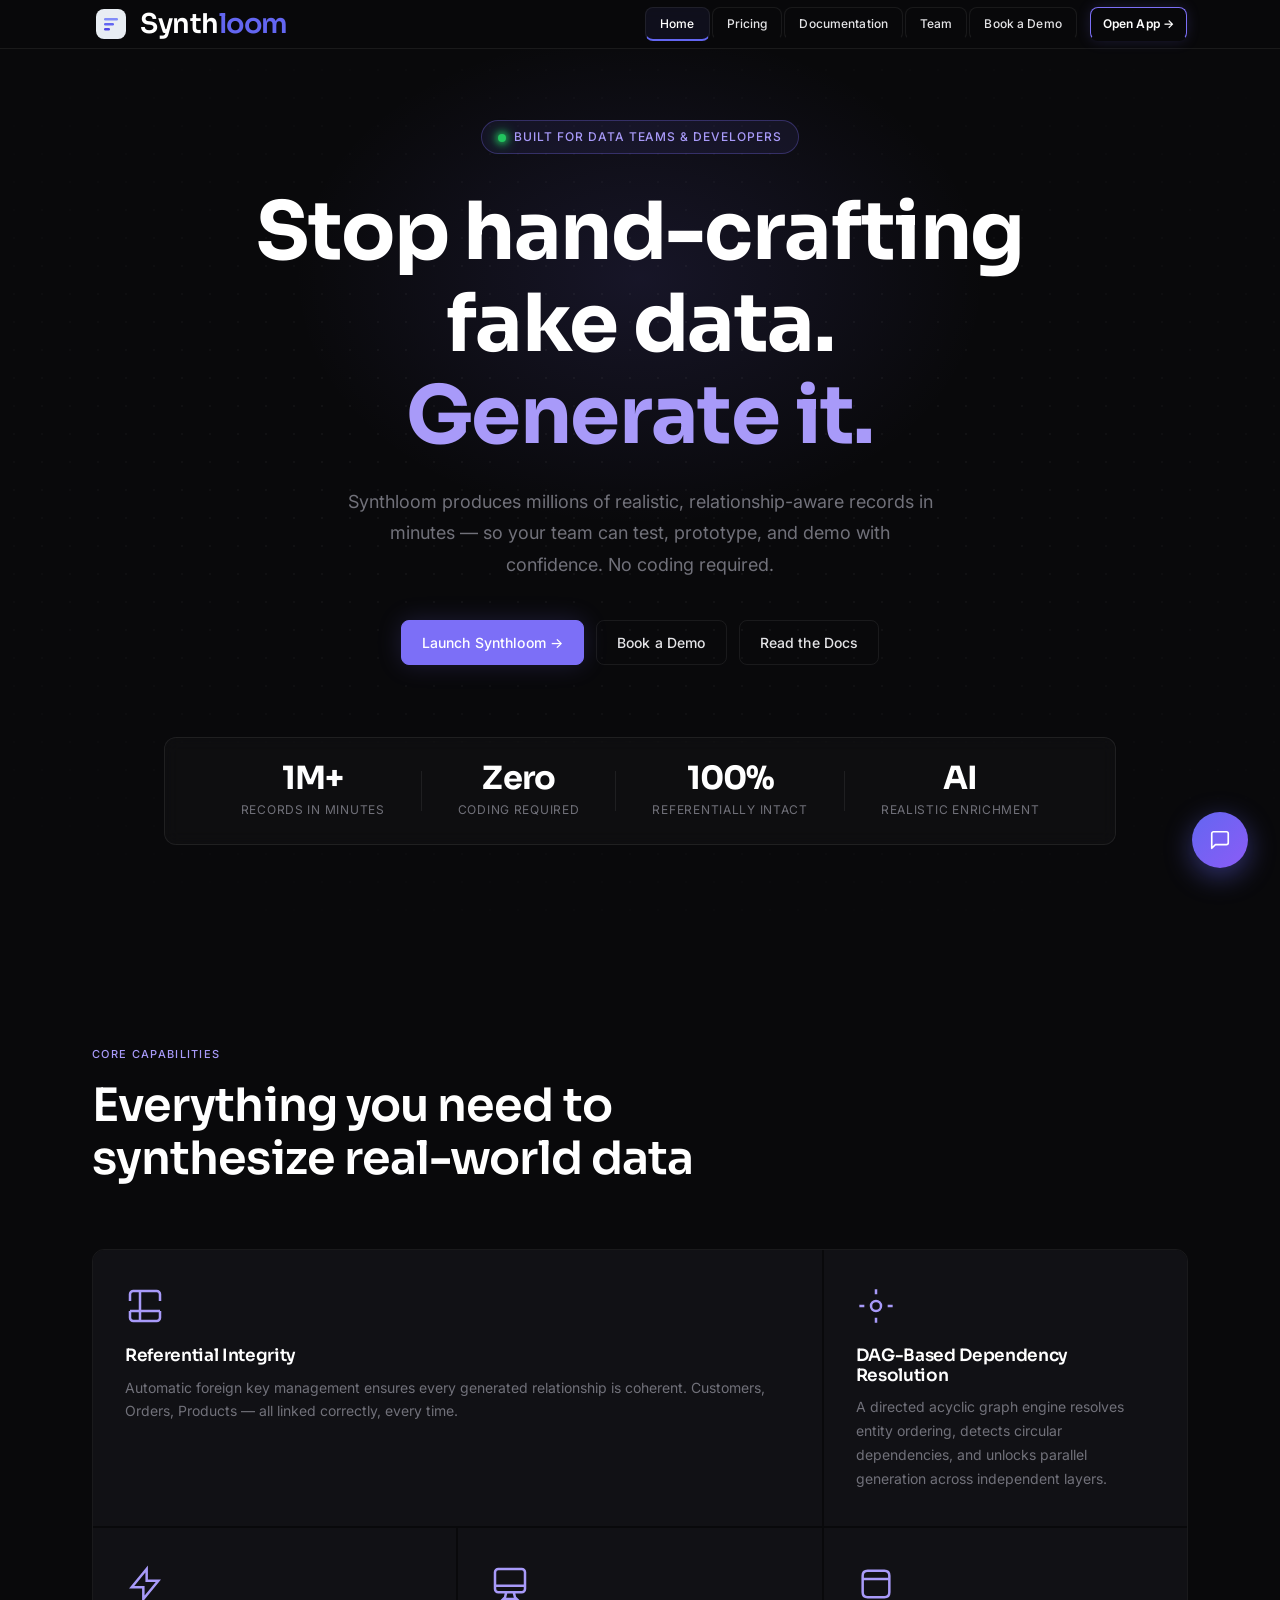
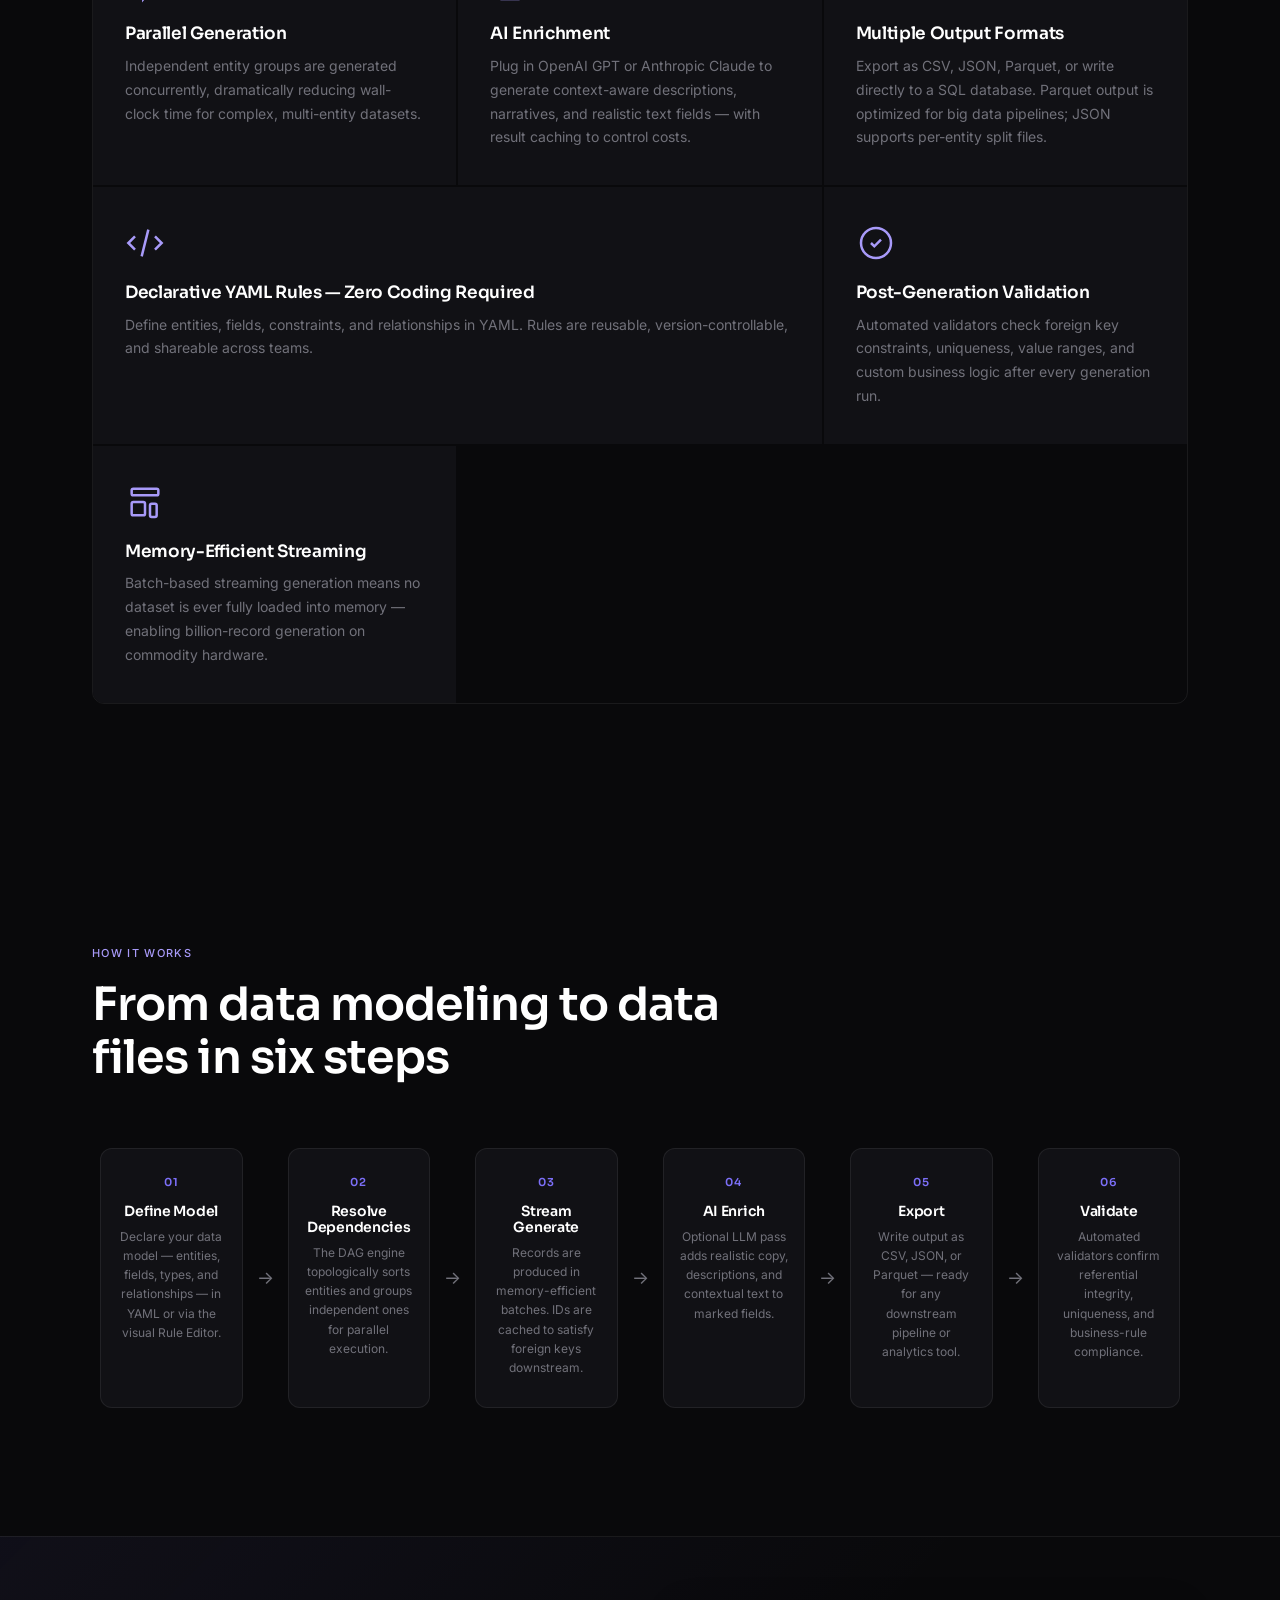
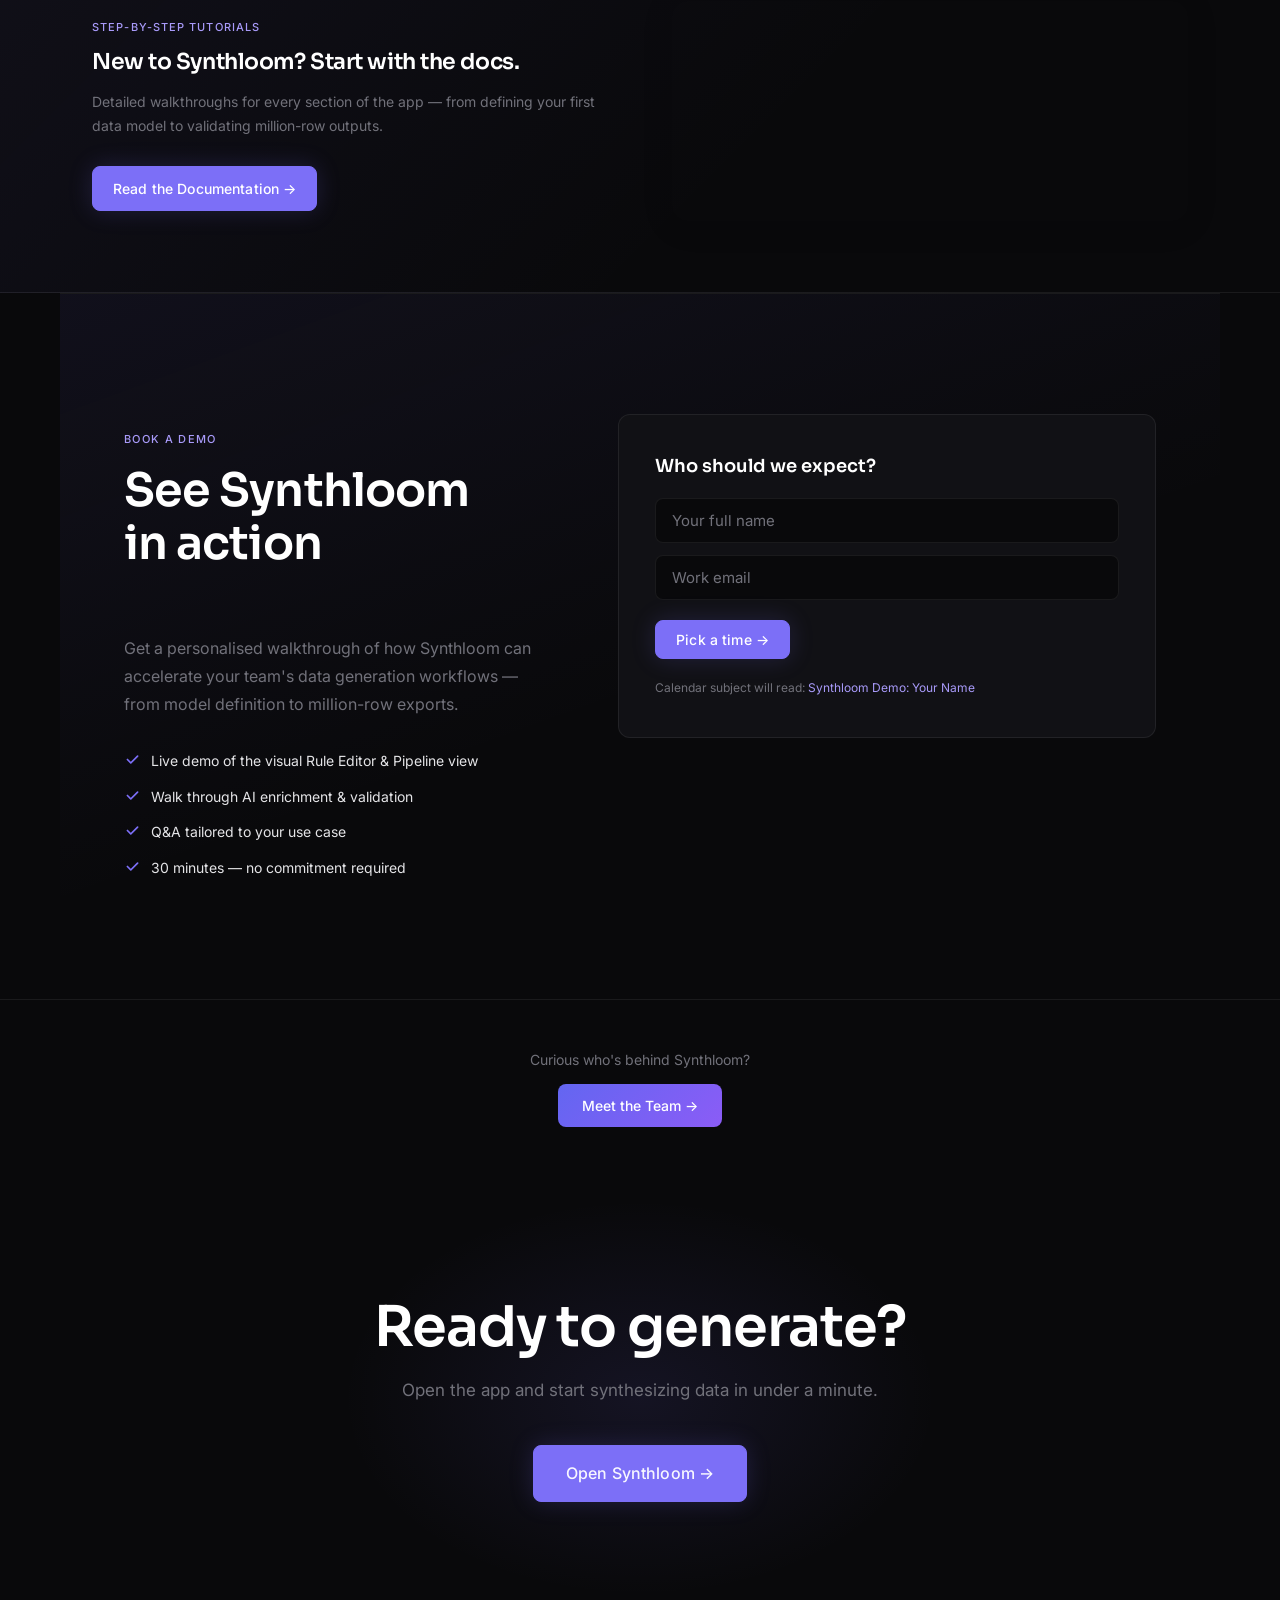
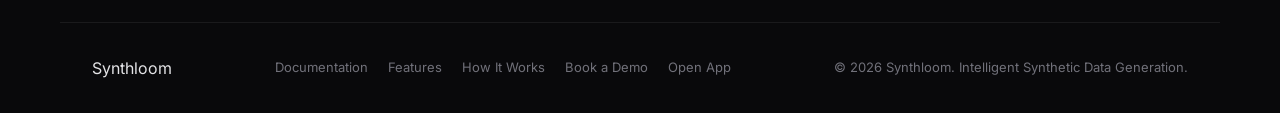
<file: index.html>
<!DOCTYPE html>
<html lang="en">
<head>
  <meta charset="UTF-8" />
  <meta name="viewport" content="width=device-width, initial-scale=1.0" />
  <title>Synthloom — Intelligent Synthetic Data Generation</title>
  <meta name="description" content="Stop hand-crafting fake data. Generate it. Synthloom produces millions of realistic, relationship-aware records in minutes — no coding required. Plug in OpenAI GPT or Anthropic Claude to generate context-aware descriptions, narratives, and realistic text fields." />
  <meta property="og:title" content="Stop hand-crafting fake data. Generate it." />
  <meta property="og:description" content="Synthloom produces millions of realistic, relationship-aware records in minutes — no coding required. Plug in OpenAI GPT or Anthropic Claude to generate context-aware descriptions, narratives, and realistic text fields." />
  <meta property="og:url" content="https://info-synthloom.atanuconsulting.in" />
  <meta property="og:type" content="website" />
  <link rel="preconnect" href="https://fonts.googleapis.com" />
  <link rel="preconnect" href="https://fonts.gstatic.com" crossorigin />
  <link href="https://fonts.googleapis.com/css2?family=Inter:wght@300;400;500;600&family=Sora:wght@300;400;600;700&display=swap" rel="stylesheet" />
  <link rel="stylesheet" href="styles.css" />
  <!-- Calendly -->
  <link href="https://assets.calendly.com/assets/external/widget.css" rel="stylesheet" />
  <script src="https://assets.calendly.com/assets/external/widget.js" type="text/javascript" async></script>
</head>
<body>

  <!-- NAV -->
  <nav class="nav">
    <div class="nav-inner">
      <a href="index.html" class="logo" style="display:flex;align-items:center;gap:10px;text-decoration:none;">
        <span class="brand-icon" style="display:inline-flex;align-items:center;">
          <svg width="38" height="38" viewBox="0 0 38 38" fill="none">
            <rect x="4" y="4" width="30" height="30" rx="8" fill="#E8EDF3"/>
            <rect x="12" y="13" width="14" height="2.5" rx="1.25" fill="#818cf8"/>
            <rect x="12" y="18" width="10" height="2.5" rx="1.25" fill="#6366f1"/>
            <rect x="12" y="23" width="6" height="2.5" rx="1.25" fill="#4f46e5"/>
          </svg>
        </span>
        <span class="brand-name" style="font-family:var(--font-display);font-size:1.7rem;font-weight:600;letter-spacing:-0.5px;">
          <span style="color:#fff;">Synth</span><em class="brand-accent" style="font-style:normal;color:#6366f1;">loom</em>
        </span>
      </a>
      <div class="nav-right" style="gap:0;">
        <a href="index.html" class="btn btn--ghost btn--nav nav-link-home nav-link-active">Home</a>
        <a href="pricing.html" class="btn btn--ghost btn--nav nav-link-pricing">Pricing</a>
        <a href="docs.html" class="btn btn--ghost btn--nav nav-link-docs">Documentation</a>
        <a href="team.html" class="btn btn--ghost btn--nav nav-link-team">Team</a>
        <a href="#book-demo" class="btn btn--ghost btn--nav nav-link-demo">Book a Demo</a>
        <a href="https://app.synthloom.atanuconsulting.in" target="_blank" rel="noopener" class="btn btn--nav btn--nav-open">Open App &rarr;</a>
      </div>
    </div>
  </nav>

  <style>
        /* Match Calendly widget background to site */
        .demo-calendly-widget iframe {
          background: #111115 !important;
          color-scheme: dark;
          border-radius: 16px;
          box-shadow: 0 4px 32px rgba(0,0,0,0.12);
        }
        .demo-calendly-widget {
          background: #111115;
          border-radius: 16px;
          box-shadow: 0 4px 32px rgba(0,0,0,0.12);
          padding: 0;
        }
    .nav-right .btn.btn--nav {
      border-radius: 8px;
      border-bottom: 2px solid transparent;
      margin: 0 1px;
      font-weight: 500;
      position: relative;
      background: transparent;
      transition: all 0.2s;
    }
    .nav-right .btn.btn--nav.nav-link-active,
    .nav-right .btn.btn--nav.active {
      border-bottom: 2px solid #6366f1;
      color: #fff;
      background: rgba(99,102,241,0.08);
      z-index: 2;
    }
    .nav-right .btn.btn--nav:hover {
      color: #a89af9;
    }
    .nav-right .btn.btn--nav-open {
      margin-left: 12px;
      border-radius: 8px;
      font-weight: 600;
      padding: 6px 12px;
    }
  </style>
  <script>
    // Fluid underline highlight for nav
    (function() {
      var path = window.location.pathname;
      var home = document.querySelector('.nav-link-home');
      var docs = document.querySelector('.nav-link-docs');
      var team = document.querySelector('.nav-link-team');
      if (path.includes('team.html')) {
        team && team.classList.add('nav-link-active');
        home && home.classList.remove('nav-link-active');
        docs && docs.classList.remove('nav-link-active');
      } else if (path.endsWith('docs.html')) {
        docs && docs.classList.add('nav-link-active');
        home && home.classList.remove('nav-link-active');
        team && team.classList.remove('nav-link-active');
      } else {
        home && home.classList.add('nav-link-active');
        docs && docs.classList.remove('nav-link-active');
        team && team.classList.remove('nav-link-active');
      }
    })();
  </script>
  <!-- HERO -->
  <section class="hero">
    <div class="hero-badge"><span class="hero-badge-dot"></span>Built for data teams &amp; developers</div>
    <h1 class="hero-title">Stop hand-crafting fake data.<br /><span class="accent">Generate it.</span></h1>
    <p class="hero-sub">
      Synthloom produces millions of realistic, relationship-aware records in minutes —
      so your team can test, prototype, and demo with confidence. No coding required.
    </p>
    <div class="hero-actions">
      <a href="https://app.synthloom.atanuconsulting.in" target="_blank" rel="noopener" class="btn btn--primary">Launch Synthloom &rarr;</a>
      <a href="#book-demo" class="btn btn--ghost">Book a Demo</a>
      <a href="docs.html" class="btn btn--ghost">Read the Docs</a>
    </div>
    <div class="hero-stat-row">
      <div class="stat">
        <span class="stat-value">1M+</span>
        <span class="stat-label">Records in minutes</span>
      </div>
      <div class="stat-divider"></div>
      <div class="stat">
        <span class="stat-value">Zero</span>
        <span class="stat-label">Coding required</span>
      </div>
      <div class="stat-divider"></div>
      <div class="stat">
        <span class="stat-value">100%</span>
        <span class="stat-label">Referentially intact</span>
      </div>
      <div class="stat-divider"></div>
      <div class="stat">
        <span class="stat-value">AI</span>
        <span class="stat-label">Realistic enrichment</span>
      </div>
    </div>
  </section>

  <!-- FEATURES GRID -->
  <section class="section" id="features">
    <div class="section-label">Core Capabilities</div>
    <h2 class="section-title">Everything you need to synthesize real-world data</h2>
    <div class="features-grid">

      <div class="feature-card feature-card--wide">
        <div class="feature-icon">
          <svg viewBox="0 0 24 24" fill="none" stroke="currentColor" stroke-width="1.5"><path d="M9 3H5a2 2 0 00-2 2v4m6-6h10a2 2 0 012 2v4M9 3v18m0 0h10a2 2 0 002-2v-4M9 21H5a2 2 0 01-2-2v-4m0 0h18"/></svg>
        </div>
        <h3>Referential Integrity</h3>
        <p>Automatic foreign key management ensures every generated relationship is coherent. Customers, Orders, Products — all linked correctly, every time.</p>
      </div>

      <div class="feature-card">
        <div class="feature-icon">
          <svg viewBox="0 0 24 24" fill="none" stroke="currentColor" stroke-width="1.5"><circle cx="12" cy="12" r="3"/><path d="M12 2v3m0 14v3M2 12h3m14 0h3"/></svg>
        </div>
        <h3>DAG-Based Dependency Resolution</h3>
        <p>A directed acyclic graph engine resolves entity ordering, detects circular dependencies, and unlocks parallel generation across independent layers.</p>
      </div>

      <div class="feature-card">
        <div class="feature-icon">
          <svg viewBox="0 0 24 24" fill="none" stroke="currentColor" stroke-width="1.5"><path d="M13 10V3L4 14h7v7l9-11h-7z"/></svg>
        </div>
        <h3>Parallel Generation</h3>
        <p>Independent entity groups are generated concurrently, dramatically reducing wall-clock time for complex, multi-entity datasets.</p>
      </div>

      <div class="feature-card">
        <div class="feature-icon">
          <svg viewBox="0 0 24 24" fill="none" stroke="currentColor" stroke-width="1.5"><path d="M9.75 17L9 20l-1 1h8l-1-1-.75-3M3 13h18M5 17h14a2 2 0 002-2V5a2 2 0 00-2-2H5a2 2 0 00-2 2v10a2 2 0 002 2z"/></svg>
        </div>
        <h3>AI Enrichment</h3>
        <p>Plug in OpenAI GPT or Anthropic Claude to generate context-aware descriptions, narratives, and realistic text fields — with result caching to control costs.</p>
      </div>

      <div class="feature-card">
        <div class="feature-icon">
          <svg viewBox="0 0 24 24" fill="none" stroke="currentColor" stroke-width="1.5"><path d="M4 7v10c0 2 1 3 3 3h10c2 0 3-1 3-3V7c0-2-1-3-3-3H7C5 4 4 5 4 7z"/><path d="M4 9h16"/></svg>
        </div>
        <h3>Multiple Output Formats</h3>
        <p>Export as CSV, JSON, Parquet, or write directly to a SQL database. Parquet output is optimized for big data pipelines; JSON supports per-entity split files.</p>
      </div>

      <div class="feature-card feature-card--wide">
        <div class="feature-icon">
          <svg viewBox="0 0 24 24" fill="none" stroke="currentColor" stroke-width="1.5"><path d="M10 20l4-16m4 4l4 4-4 4M6 16l-4-4 4-4"/></svg>
        </div>
        <h3>Declarative YAML Rules — Zero Coding Required</h3>
        <p>Define entities, fields, constraints, and relationships in YAML. Rules are reusable, version-controllable, and shareable across teams.</p>
      </div>

      <div class="feature-card">
        <div class="feature-icon">
          <svg viewBox="0 0 24 24" fill="none" stroke="currentColor" stroke-width="1.5"><path d="M9 12l2 2 4-4m6 2a9 9 0 11-18 0 9 9 0 0118 0z"/></svg>
        </div>
        <h3>Post-Generation Validation</h3>
        <p>Automated validators check foreign key constraints, uniqueness, value ranges, and custom business logic after every generation run.</p>
      </div>

      <div class="feature-card">
        <div class="feature-icon">
          <svg viewBox="0 0 24 24" fill="none" stroke="currentColor" stroke-width="1.5"><path d="M4 5a1 1 0 011-1h14a1 1 0 011 1v2a1 1 0 01-1 1H5a1 1 0 01-1-1V5zm0 8a1 1 0 011-1h6a1 1 0 011 1v6a1 1 0 01-1 1H5a1 1 0 01-1-1v-6zm12 0a1 1 0 00-1 1v6a1 1 0 001 1h2a1 1 0 001-1v-6a1 1 0 00-1-1h-2z"/></svg>
        </div>
        <h3>Memory-Efficient Streaming</h3>
        <p>Batch-based streaming generation means no dataset is ever fully loaded into memory — enabling billion-record generation on commodity hardware.</p>
      </div>

    </div>
  </section>

  <!-- HOW IT WORKS -->
  <section class="section" id="how-it-works">
    <div class="section-label">How It Works</div>
    <h2 class="section-title">From data modeling to data files in six steps</h2>
    <div class="pipeline">
      <div class="pipeline-step">
        <div class="step-num">01</div>
        <div class="step-body">
          <h4>Define Model</h4>
          <p>Declare your data model — entities, fields, types, and relationships — in YAML or via the visual Rule Editor.</p>
        </div>
      </div>
      <div class="pipeline-arrow">&rarr;</div>
      <div class="pipeline-step">
        <div class="step-num">02</div>
        <div class="step-body">
          <h4>Resolve Dependencies</h4>
          <p>The DAG engine topologically sorts entities and groups independent ones for parallel execution.</p>
        </div>
      </div>
      <div class="pipeline-arrow">&rarr;</div>
      <div class="pipeline-step">
        <div class="step-num">03</div>
        <div class="step-body">
          <h4>Stream Generate</h4>
          <p>Records are produced in memory-efficient batches. IDs are cached to satisfy foreign keys downstream.</p>
        </div>
      </div>
      <div class="pipeline-arrow">&rarr;</div>
      <div class="pipeline-step">
        <div class="step-num">04</div>
        <div class="step-body">
          <h4>AI Enrich</h4>
          <p>Optional LLM pass adds realistic copy, descriptions, and contextual text to marked fields.</p>
        </div>
      </div>
      <div class="pipeline-arrow">&rarr;</div>
      <div class="pipeline-step">
        <div class="step-num">05</div>
        <div class="step-body">
          <h4>Export</h4>
          <p>Write output as CSV, JSON, or Parquet — ready for any downstream pipeline or analytics tool.</p>
        </div>
      </div>
      <div class="pipeline-arrow">&rarr;</div>
      <div class="pipeline-step">
        <div class="step-num">06</div>
        <div class="step-body">
          <h4>Validate</h4>
          <p>Automated validators confirm referential integrity, uniqueness, and business-rule compliance.</p>
        </div>
      </div>
    </div>
  </section>

  <!-- DOCS BANNER -->
  <section class="docs-banner">
    <div class="docs-banner-inner" style="display:grid;grid-template-columns:1fr 1fr;gap:64px;align-items:center;padding:64px 32px !important;">
      <div>
        <p class="docs-banner-label">Step-by-step tutorials</p>
        <h3 class="docs-banner-title" style="margin-top:12px;margin-bottom:16px;">New to Synthloom? Start with the docs.</h3>
        <p class="docs-banner-sub" style="margin-bottom:28px;">Detailed walkthroughs for every section of the app — from defining your first data model to validating million-row outputs.</p>
        <a href="docs.html" class="btn btn--primary">Read the Documentation &rarr;</a>
      </div>
      <div>
        <iframe width="100%" height="220" src="https://www.youtube.com/embed/3zcnKvygLi0" title="Synthloom Quick Starter" frameborder="0" allow="accelerometer; autoplay; clipboard-write; encrypted-media; gyroscope; picture-in-picture; web-share" allowfullscreen style="border-radius:16px;box-shadow:0 4px 32px rgba(0,0,0,0.12);"></iframe>
      </div>
    </div>
  </section>

  <!-- BOOK A DEMO -->
  <section class="section demo-section" id="book-demo">
    <div class="demo-inner">
      <div class="demo-copy">
        <div class="section-label">Book a Demo</div>
        <h2 class="section-title">See Synthloom<br />in action</h2>
        <p class="demo-sub">
          Get a personalised walkthrough of how Synthloom can accelerate your team's
          data generation workflows — from model definition to million-row exports.
        </p>
        <ul class="demo-bullets">
          <li>
            <svg viewBox="0 0 20 20" fill="currentColor"><path fill-rule="evenodd" d="M16.707 5.293a1 1 0 010 1.414l-8 8a1 1 0 01-1.414 0l-4-4a1 1 0 011.414-1.414L8 12.586l7.293-7.293a1 1 0 011.414 0z" clip-rule="evenodd"/></svg>
            Live demo of the visual Rule Editor &amp; Pipeline view
          </li>
          <li>
            <svg viewBox="0 0 20 20" fill="currentColor"><path fill-rule="evenodd" d="M16.707 5.293a1 1 0 010 1.414l-8 8a1 1 0 01-1.414 0l-4-4a1 1 0 011.414-1.414L8 12.586l7.293-7.293a1 1 0 011.414 0z" clip-rule="evenodd"/></svg>
            Walk through AI enrichment &amp; validation
          </li>
          <li>
            <svg viewBox="0 0 20 20" fill="currentColor"><path fill-rule="evenodd" d="M16.707 5.293a1 1 0 010 1.414l-8 8a1 1 0 01-1.414 0l-4-4a1 1 0 011.414-1.414L8 12.586l7.293-7.293a1 1 0 011.414 0z" clip-rule="evenodd"/></svg>
            Q&amp;A tailored to your use case
          </li>
          <li>
            <svg viewBox="0 0 20 20" fill="currentColor"><path fill-rule="evenodd" d="M16.707 5.293a1 1 0 010 1.414l-8 8a1 1 0 01-1.414 0l-4-4a1 1 0 011.414-1.414L8 12.586l7.293-7.293a1 1 0 011.414 0z" clip-rule="evenodd"/></svg>
            30 minutes — no commitment required
          </li>
        </ul>
      </div>
      <div class="demo-calendly">
        <!-- Step 1: name capture -->
        <div class="demo-prefill" id="demo-prefill">
          <p class="demo-prefill-heading">Who should we expect?</p>
          <div class="demo-prefill-fields">
            <input id="demo-prefill-name" type="text" placeholder="Your full name" autocomplete="name" />
            <input id="demo-prefill-email" type="email" placeholder="Work email" autocomplete="email" />
          </div>
          <button class="btn btn--primary demo-prefill-btn" id="demo-prefill-submit">
            Pick a time &rarr;
          </button>
          <p class="demo-prefill-note">Calendar subject will read: <em id="demo-subject-preview">Synthloom Demo: Your Name</em></p>
        </div>
        <!-- Step 2: Calendly widget (rendered by JS) -->
        <div class="demo-calendly-widget" id="demo-calendly-widget"></div>
      </div>
    </div>
  </section>

  <!-- TEAM LINK -->
  <div style="text-align: center; padding: 48px 32px; border-top: 1px solid rgba(255, 255, 255, 0.07);">
    <p style="font-size: 14px; color: var(--muted); margin-bottom: 12px;">Curious who's behind Synthloom?</p>
    <a href="team.html" style="display: inline-block; padding: 10px 24px; background: linear-gradient(135deg, #6366f1 0%, #8b5cf6 100%); color: white; text-decoration: none; border-radius: 8px; font-weight: 500; transition: transform 0.2s ease; font-size: 14px;">Meet the Team →</a>
  </div>

  <!-- CTA -->
  <section class="cta-section">
    <h2 class="cta-title">Ready to generate?</h2>
    <p class="cta-sub">Open the app and start synthesizing data in under a minute.</p>
    <a href="https://app.synthloom.atanuconsulting.in" target="_blank" rel="noopener" class="btn btn--primary btn--large">Open Synthloom &rarr;</a>
  </section>

  <!-- FOOTER -->
  <footer class="footer">
    <span class="logo">Synthloom</span>
    <nav class="footer-links">
      <a href="docs.html">Documentation</a>
      <a href="#features">Features</a>
      <a href="#how-it-works">How It Works</a>
      <a href="#book-demo">Book a Demo</a>
      <a href="https://app.synthloom.atanuconsulting.in" target="_blank" rel="noopener">Open App</a>
    </nav>
    <span class="footer-copy">&copy; 2026 Synthloom. Intelligent Synthetic Data Generation.</span>
  </footer>

  <script src="main.js"></script>

  <!-- Chat Bubble Widget -->
  <div id="chat-bubble" class="chat-bubble-container">
    <div class="chat-bubble-header">
      <div class="chat-header-info">
        <div class="chat-status-dot"></div>
        <h3>Synthloom</h3>
      </div>
      <button id="close-chat" class="chat-close" aria-label="Close">
        <svg width="14" height="14" viewBox="0 0 14 14" fill="none"><path d="M1 1l12 12M13 1L1 13" stroke="currentColor" stroke-width="2" stroke-linecap="round"/></svg>
      </button>
    </div>
    <div id="chat-messages" class="chat-messages"></div>
    <div class="chat-input-area">
      <input type="text" id="chat-input" placeholder="Type your question…" autocomplete="off" />
      <button id="send-chat" aria-label="Send">
        <svg width="16" height="16" viewBox="0 0 16 16" fill="none"><path d="M14.5 1.5L7 9M14.5 1.5L10 14l-3-5-5-3 12.5-4.5z" stroke="currentColor" stroke-width="1.8" stroke-linecap="round" stroke-linejoin="round"/></svg>
      </button>
    </div>
  </div>

  <button id="chat-toggle" class="chat-toggle-btn" aria-label="Open chat">
    <svg width="22" height="22" viewBox="0 0 24 24" fill="none"><path d="M21 15a2 2 0 01-2 2H7l-4 4V5a2 2 0 012-2h14a2 2 0 012 2v10z" stroke="currentColor" stroke-width="1.8" stroke-linecap="round" stroke-linejoin="round"/></svg>
  </button>

  <script src="chatbot.js"></script>
</body>
</html>
</file>
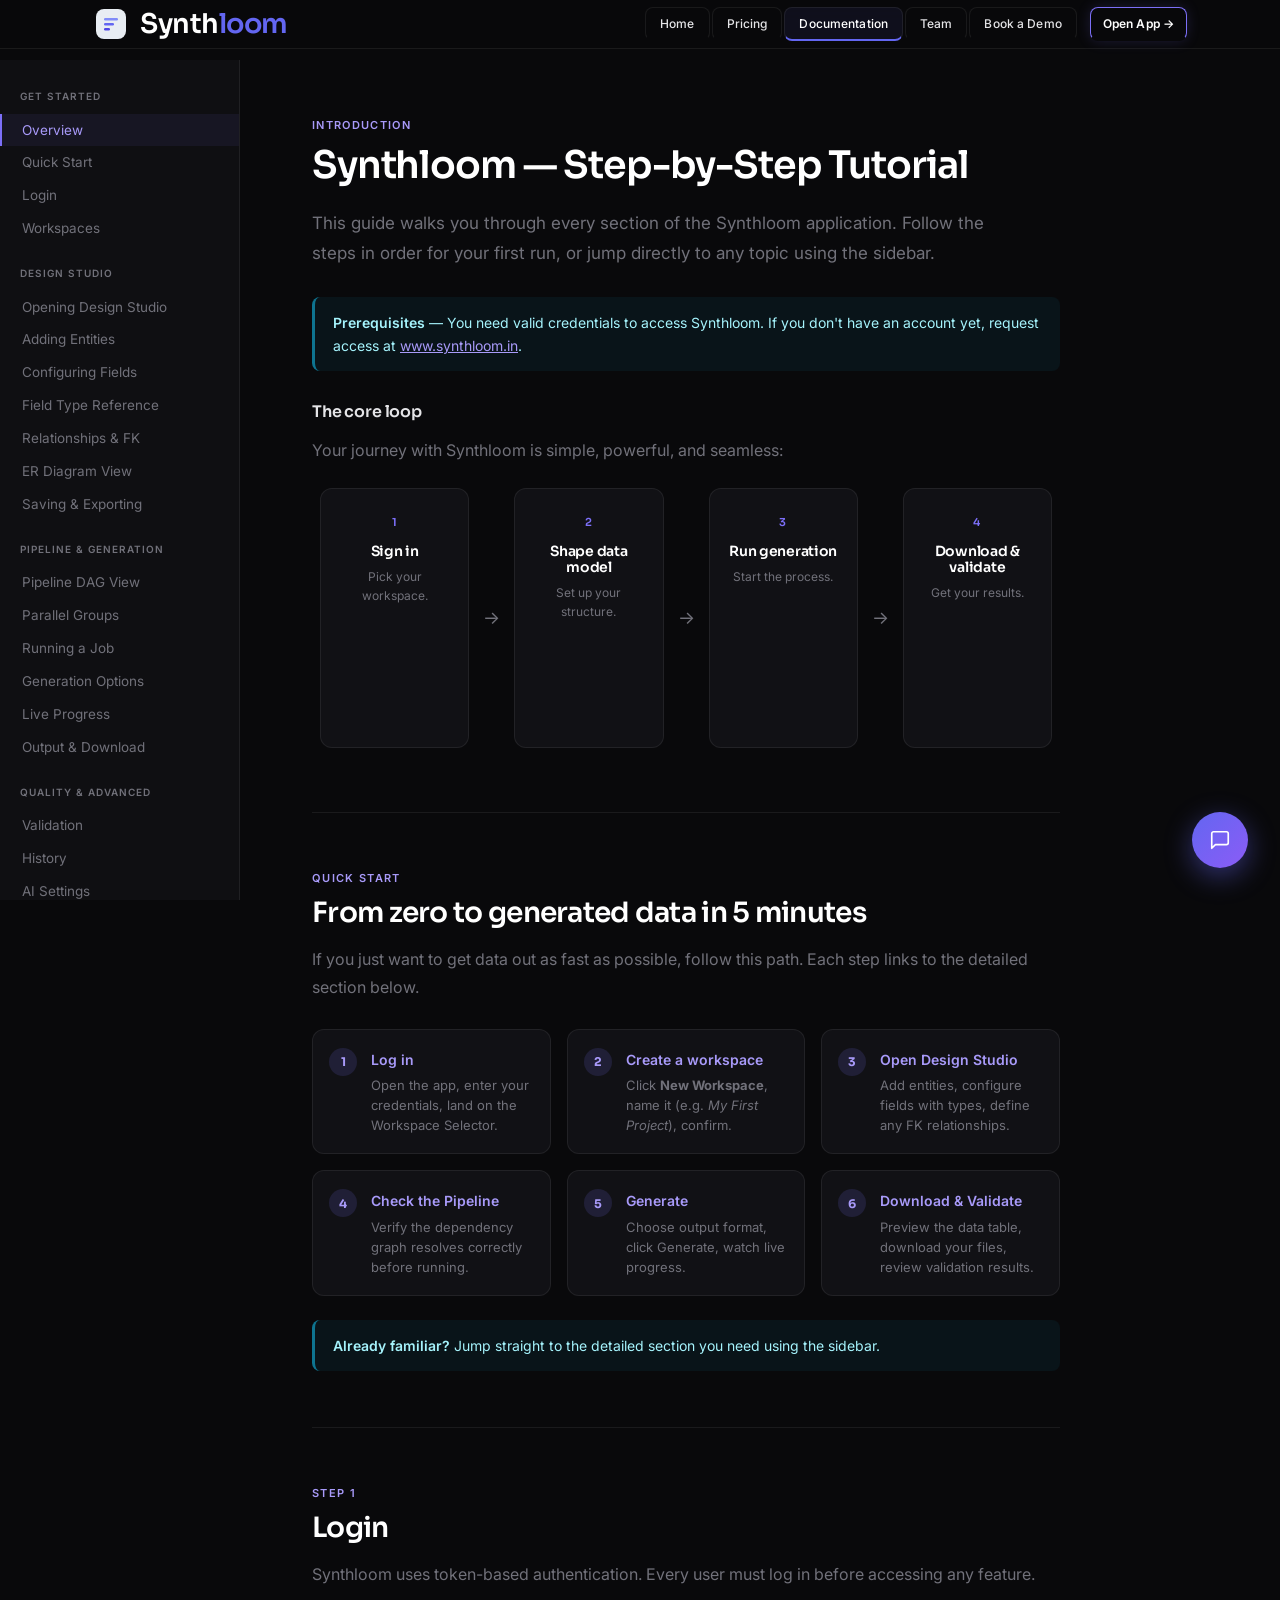
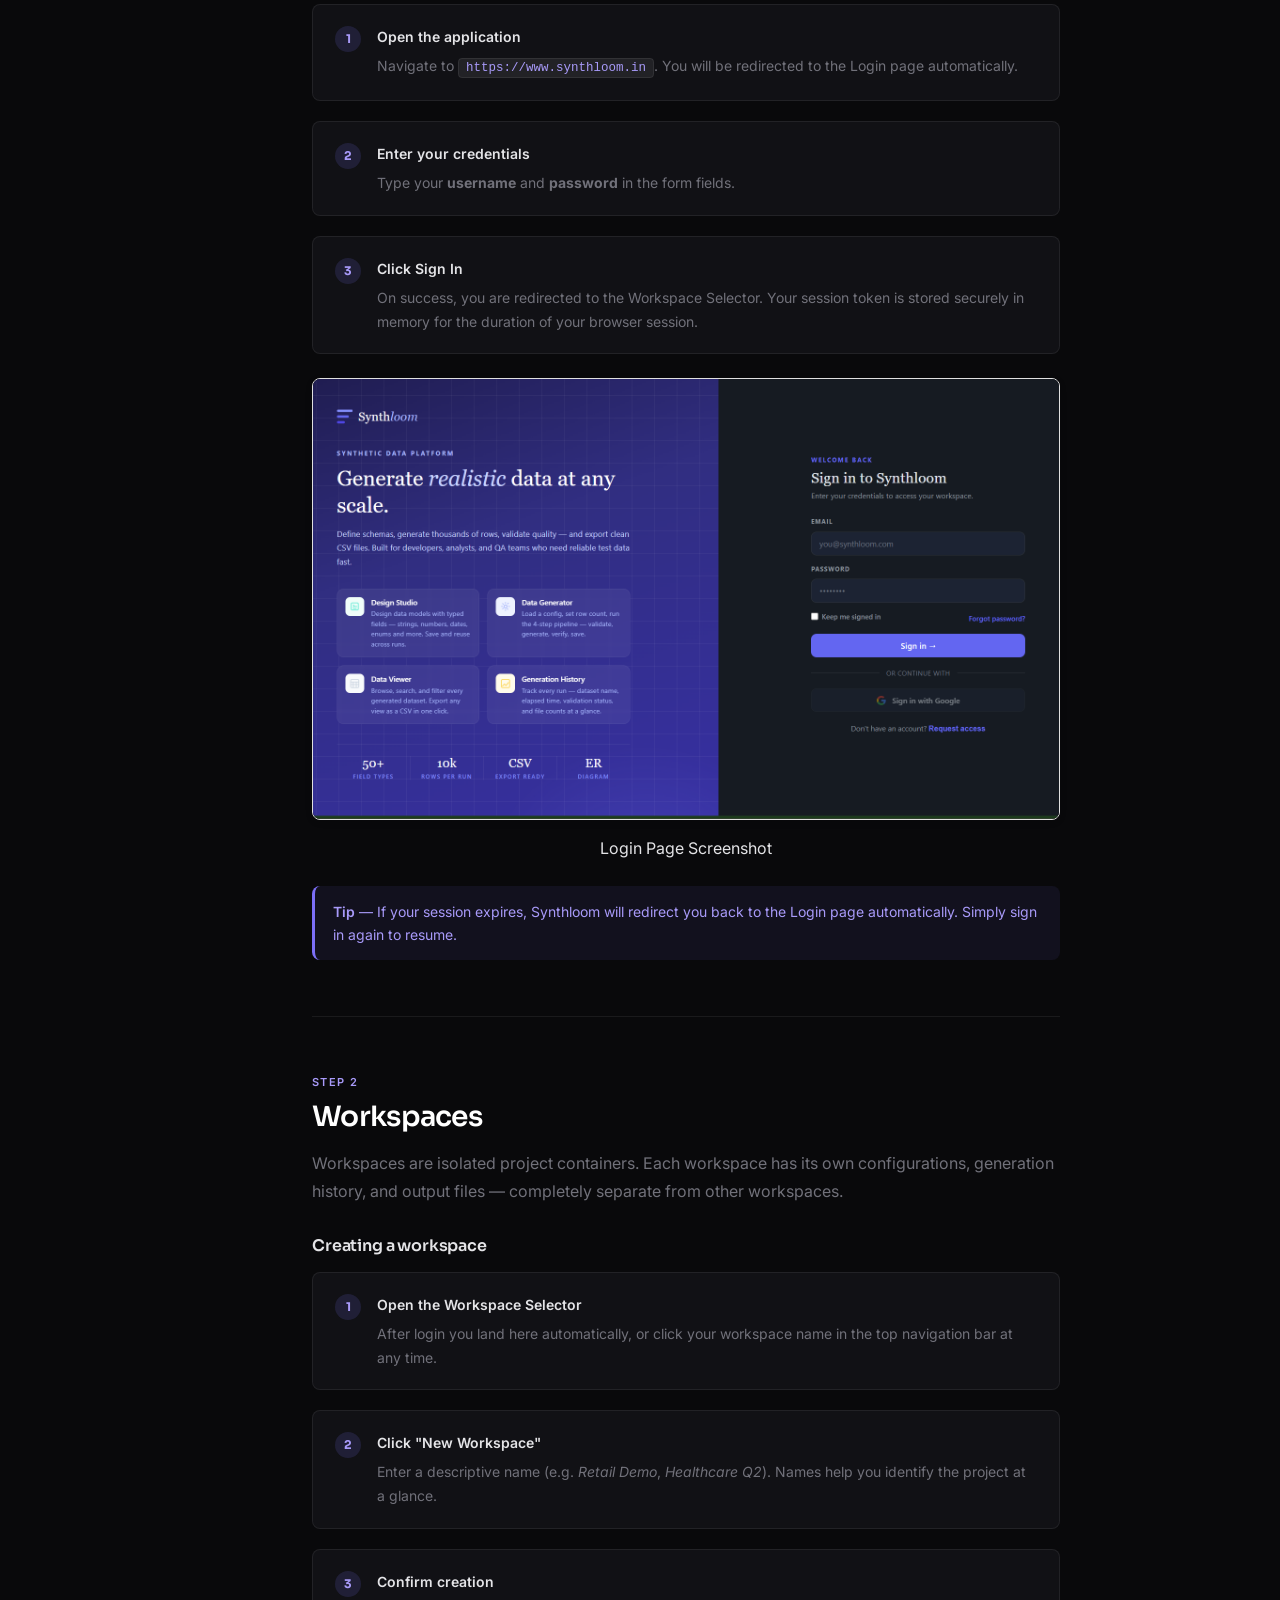
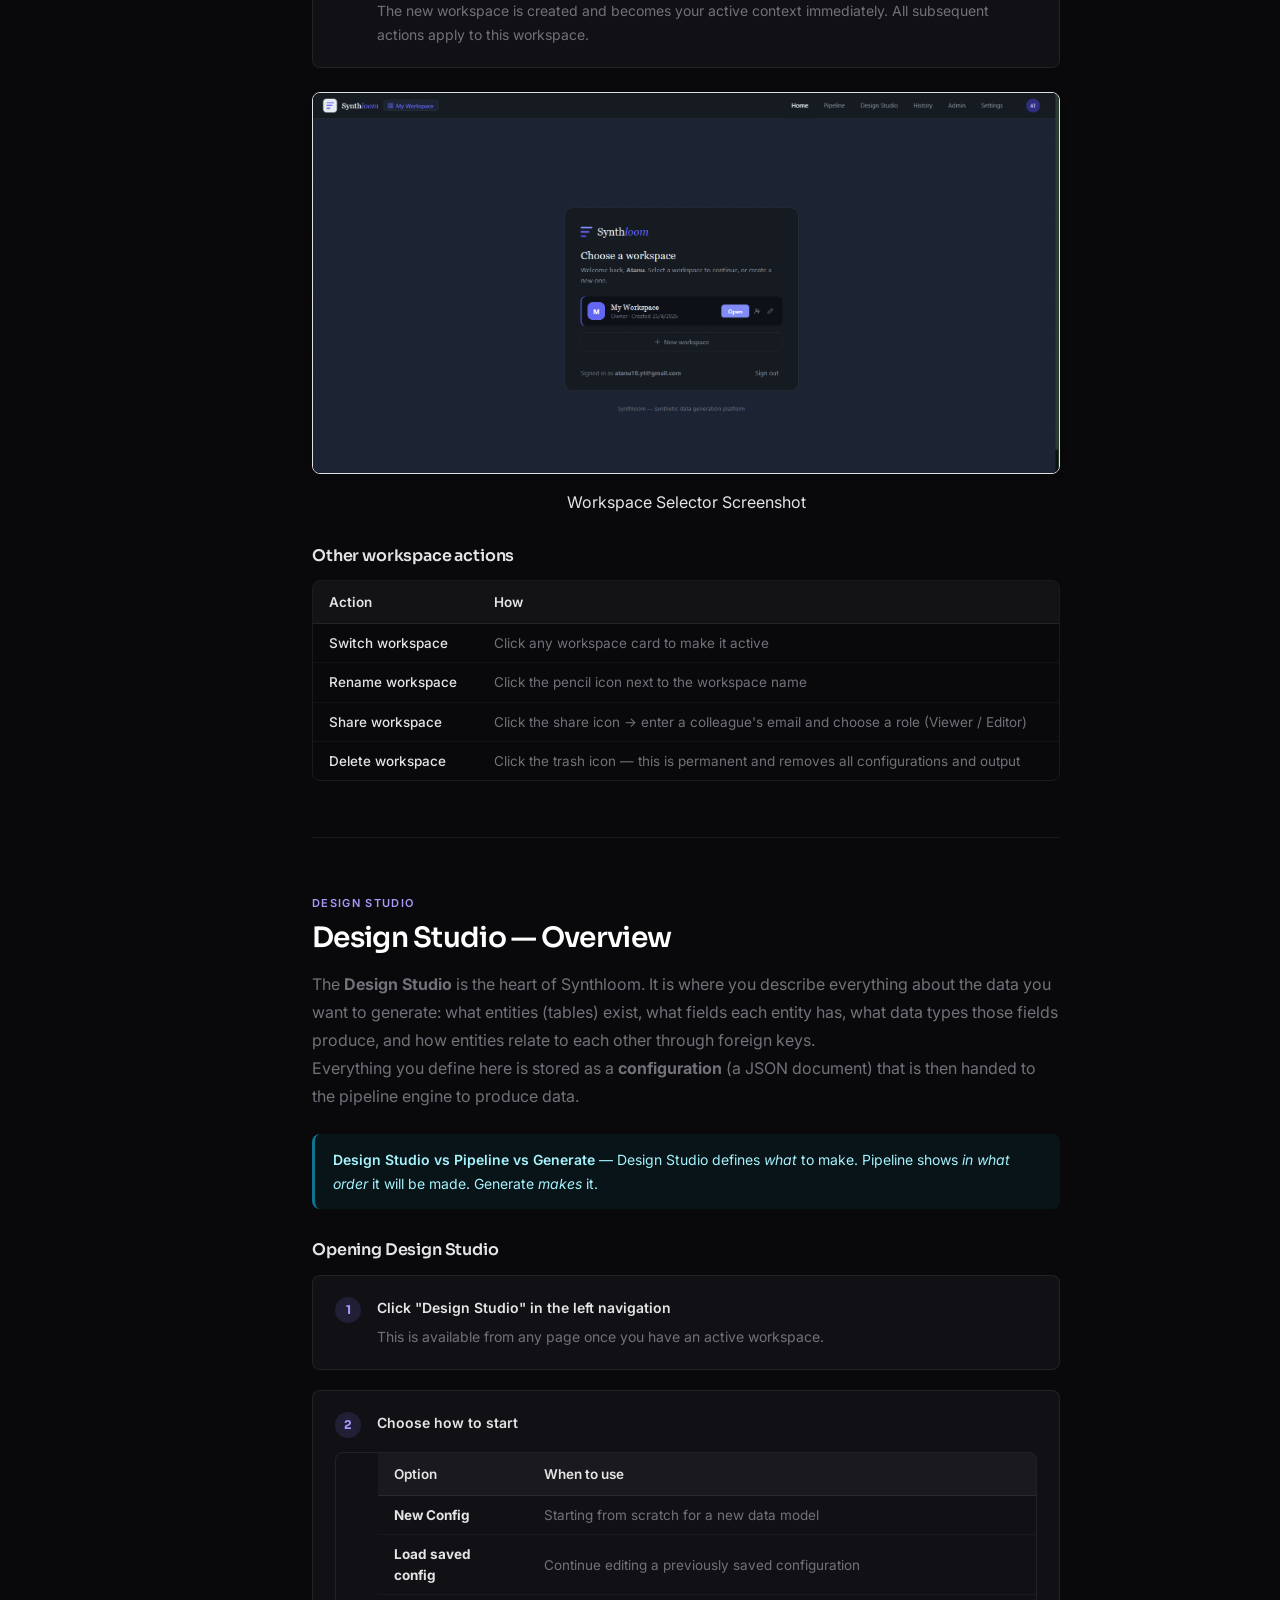
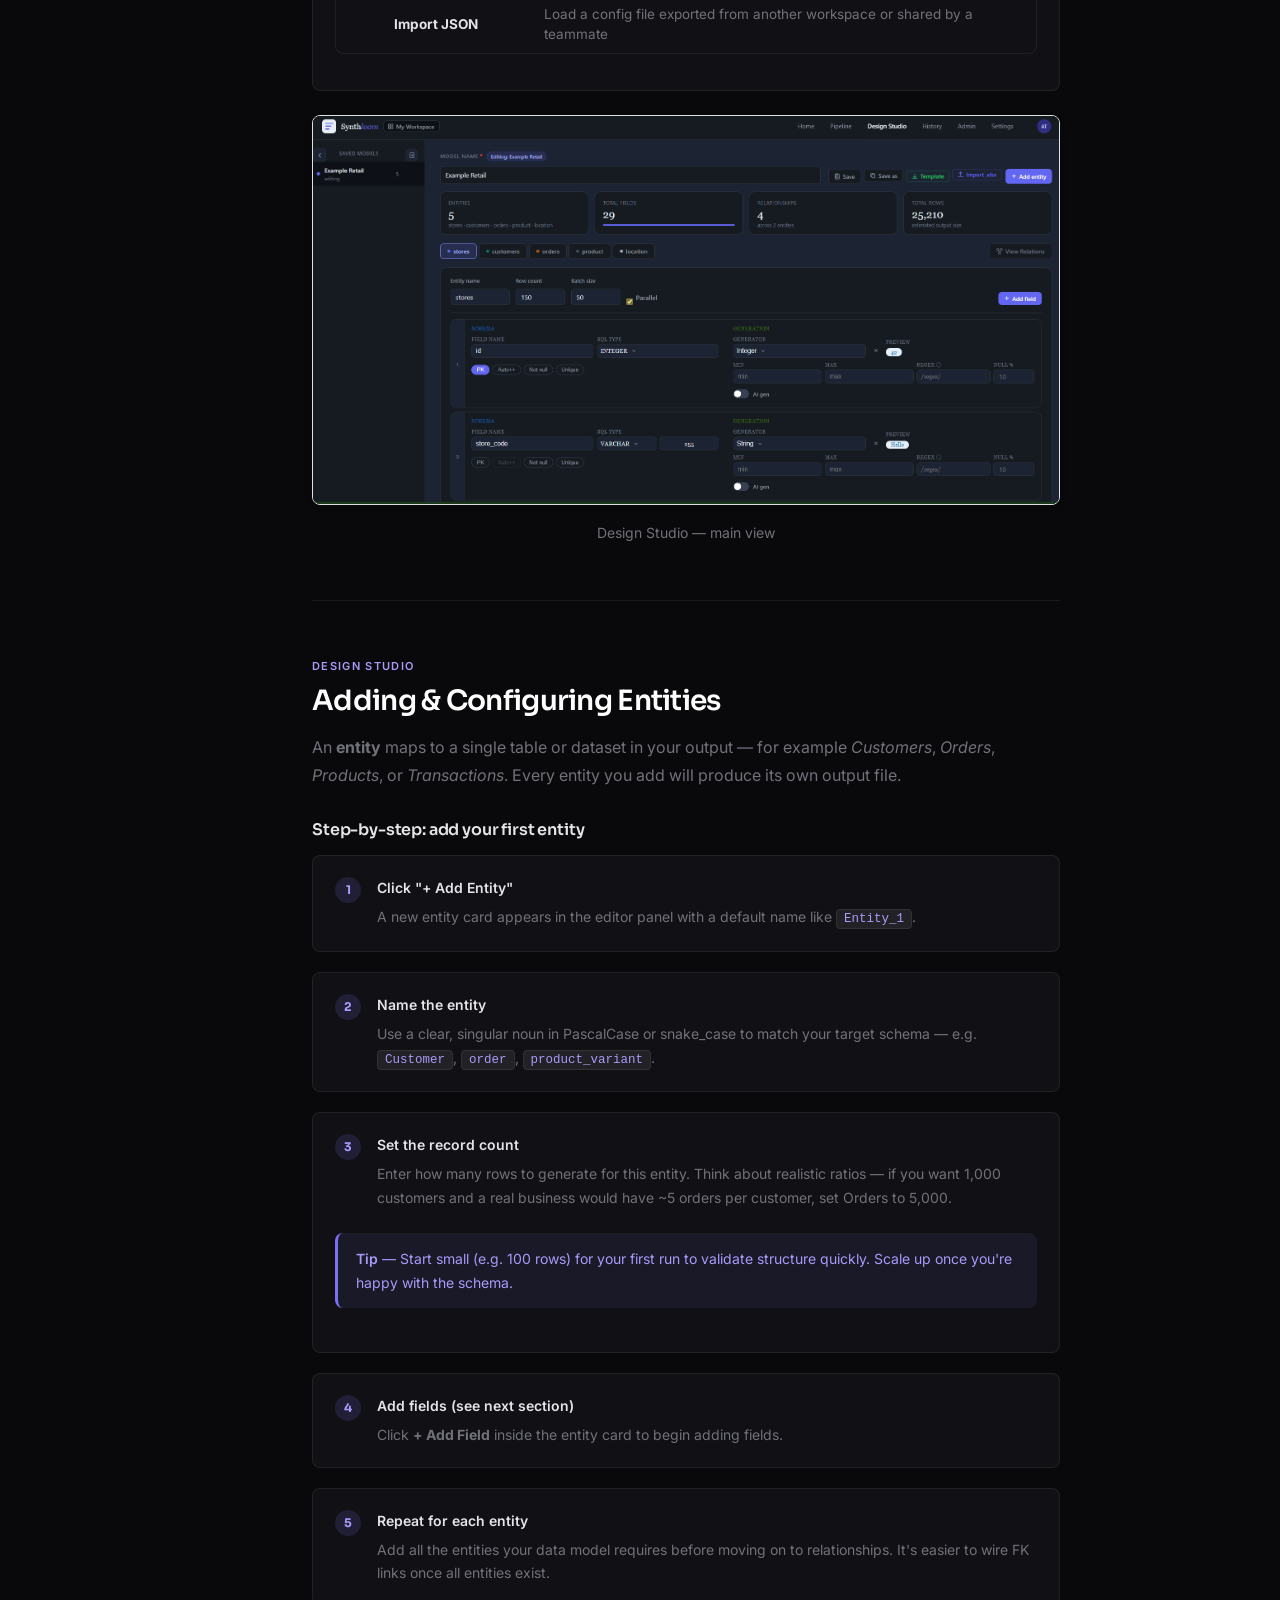
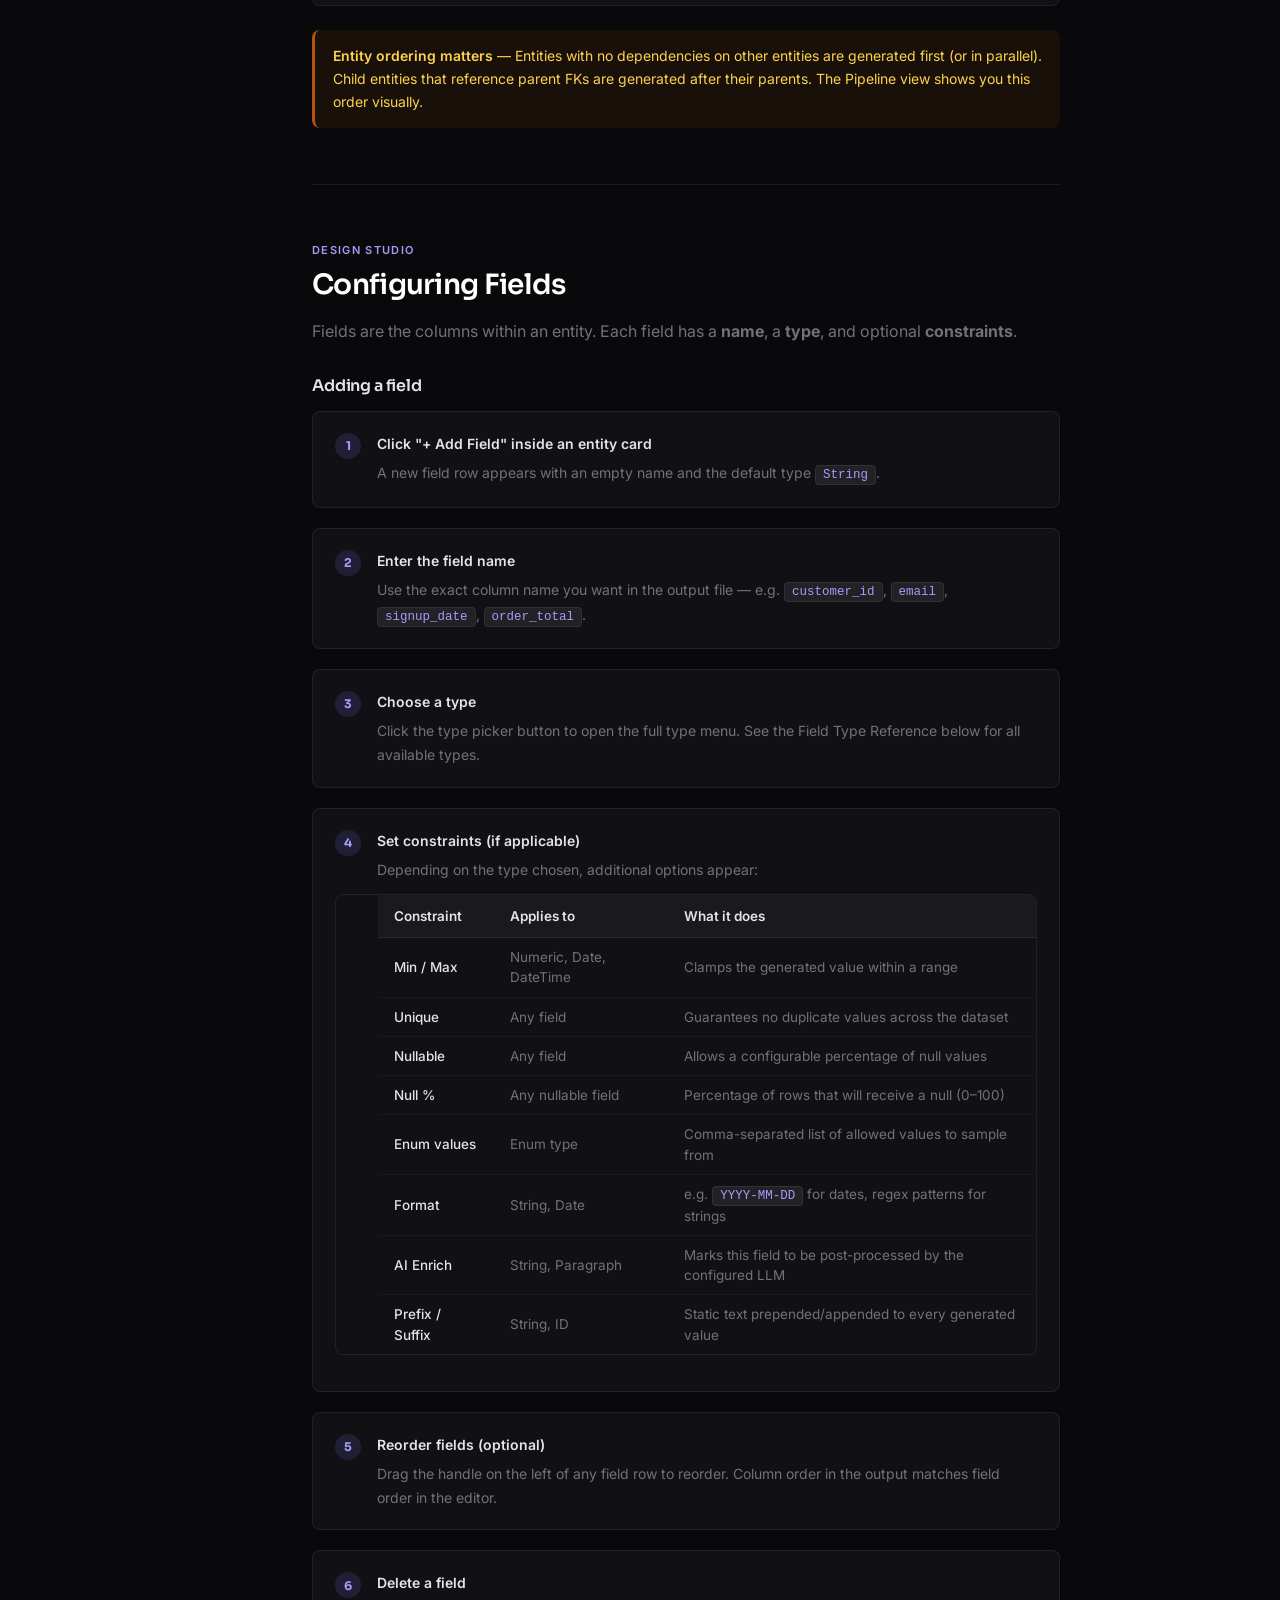
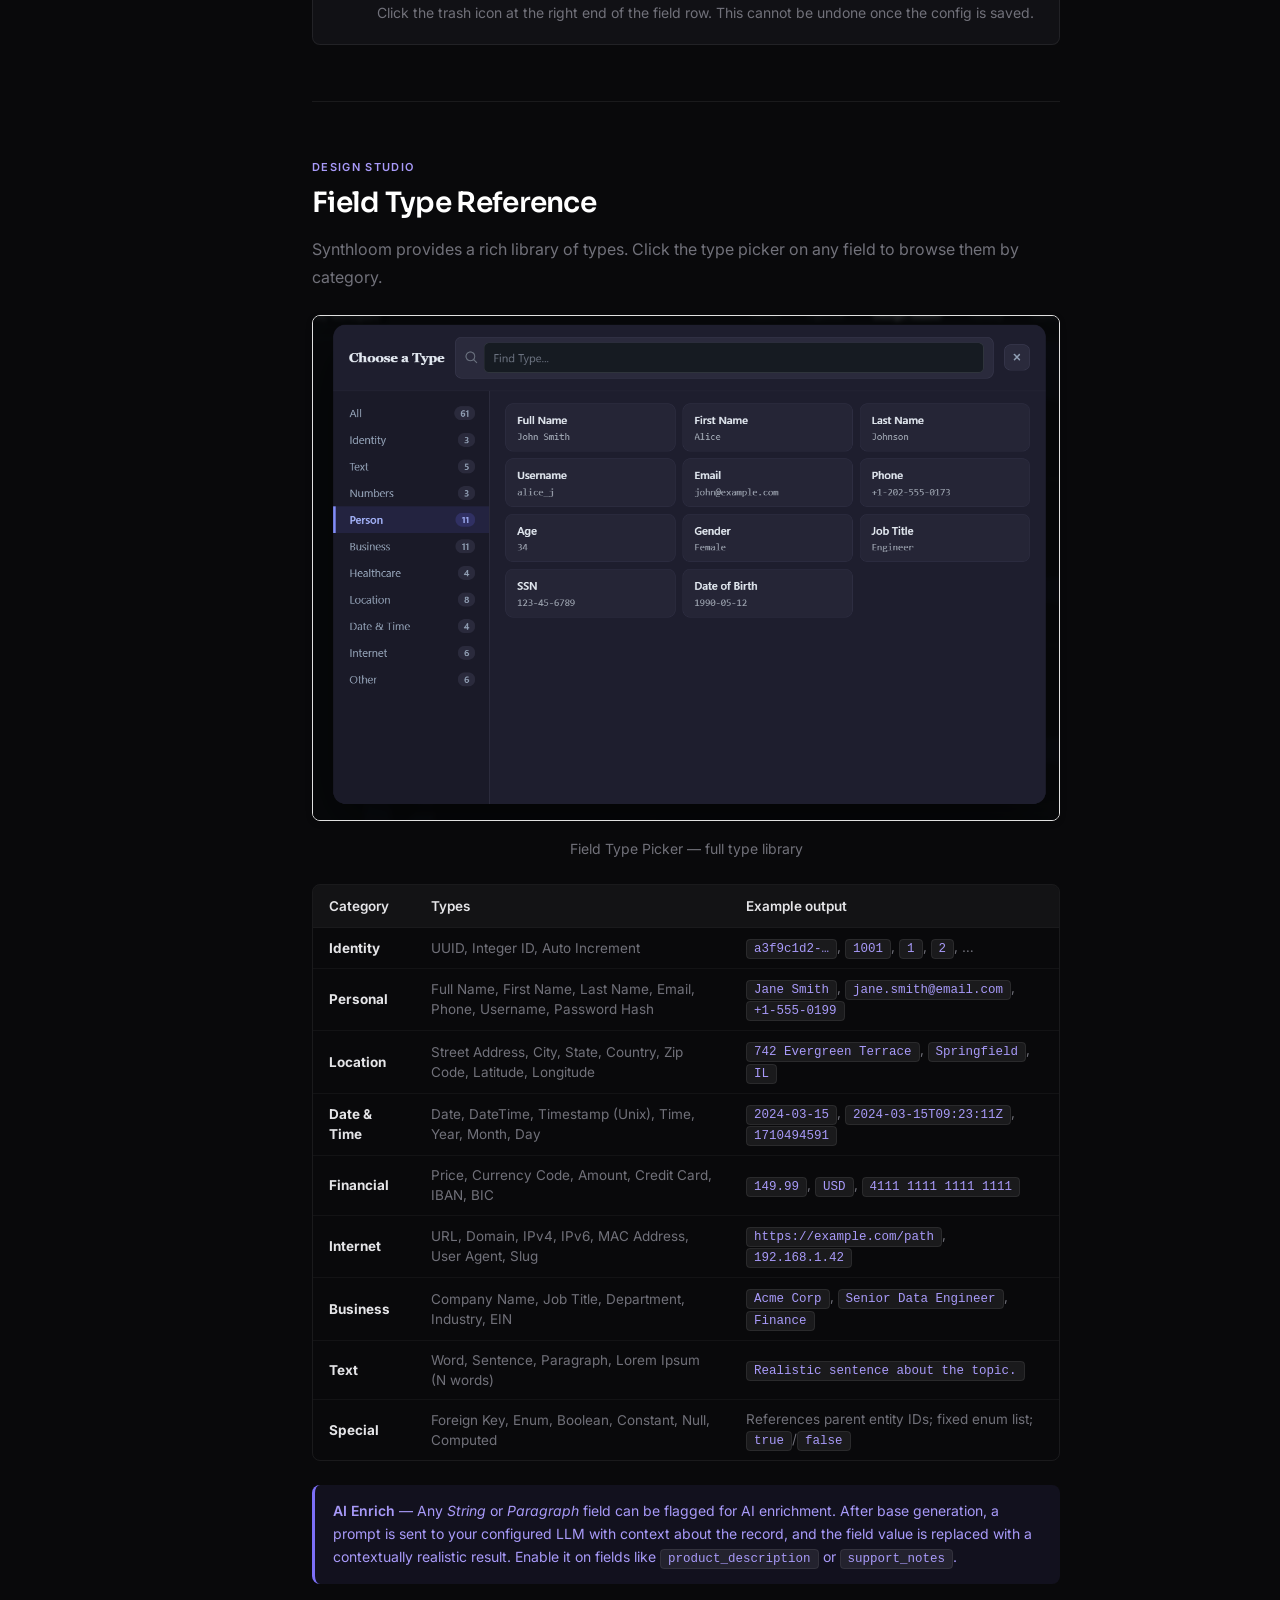
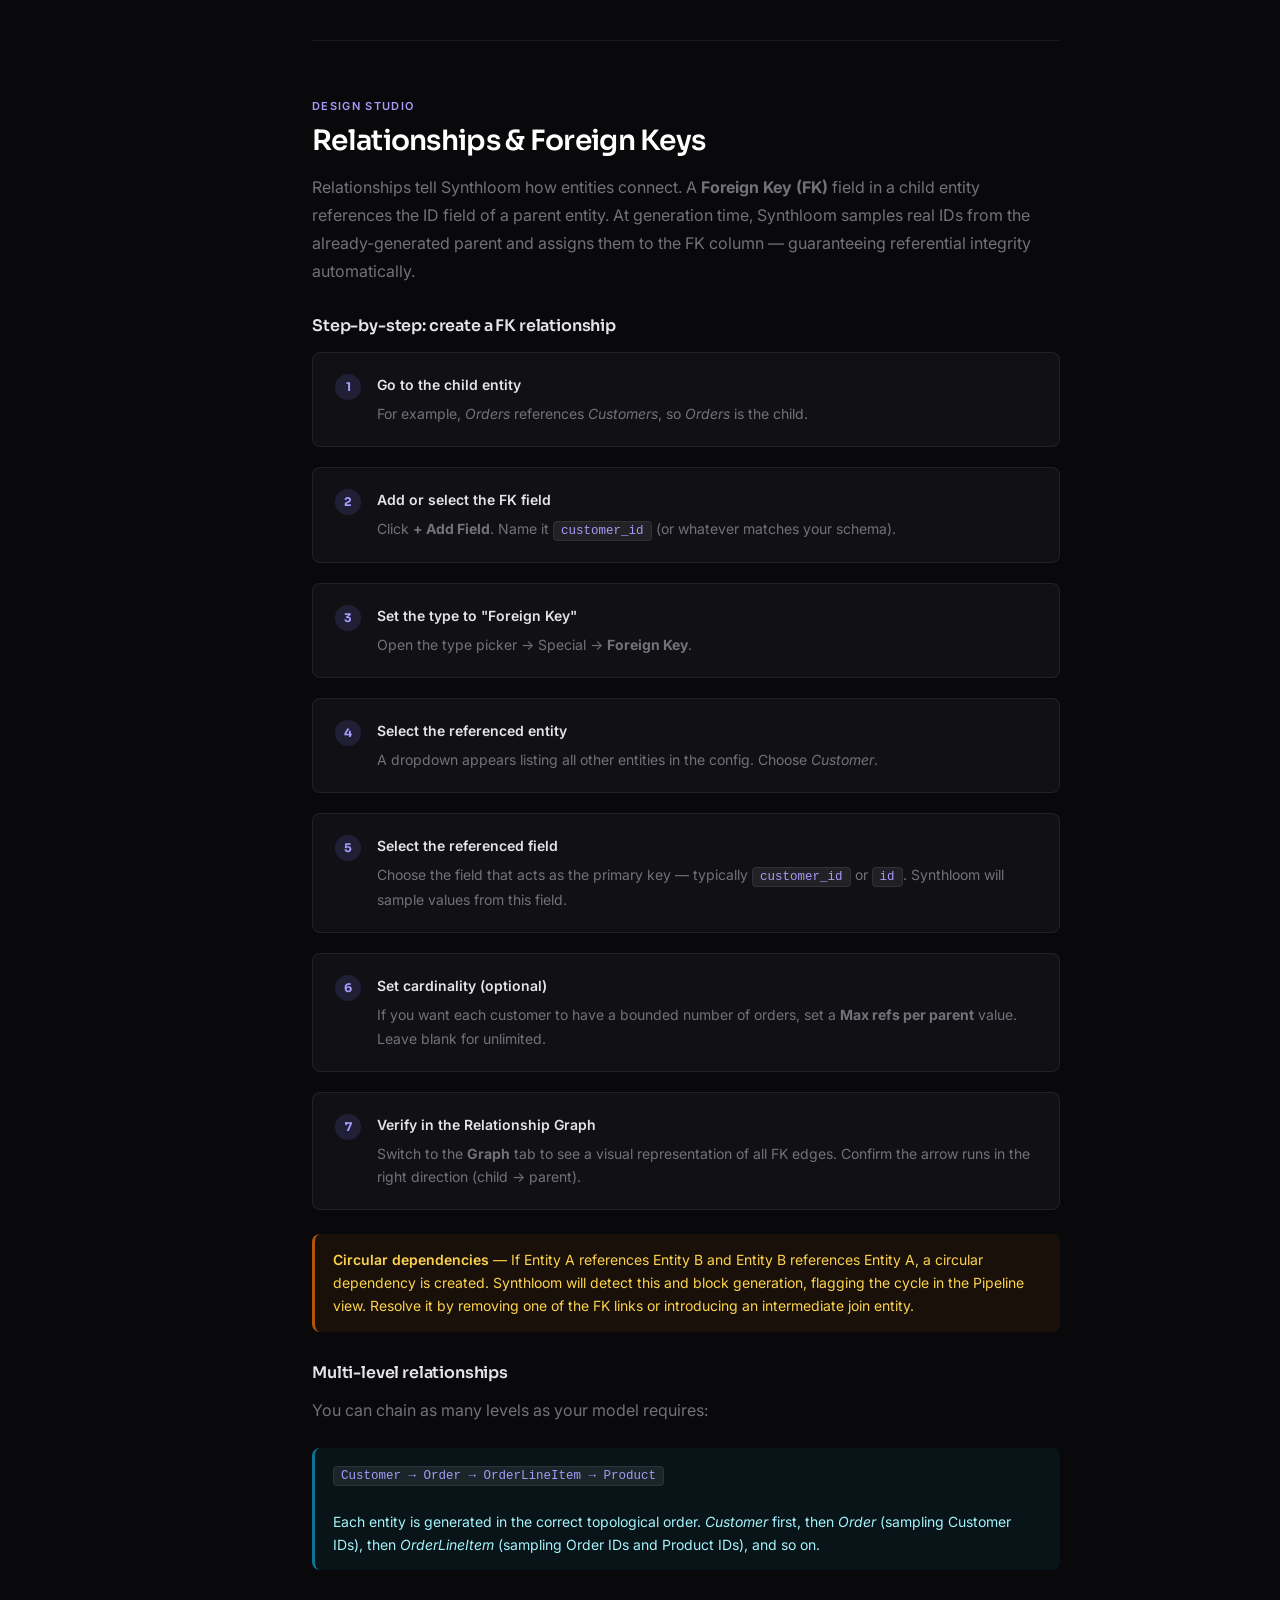
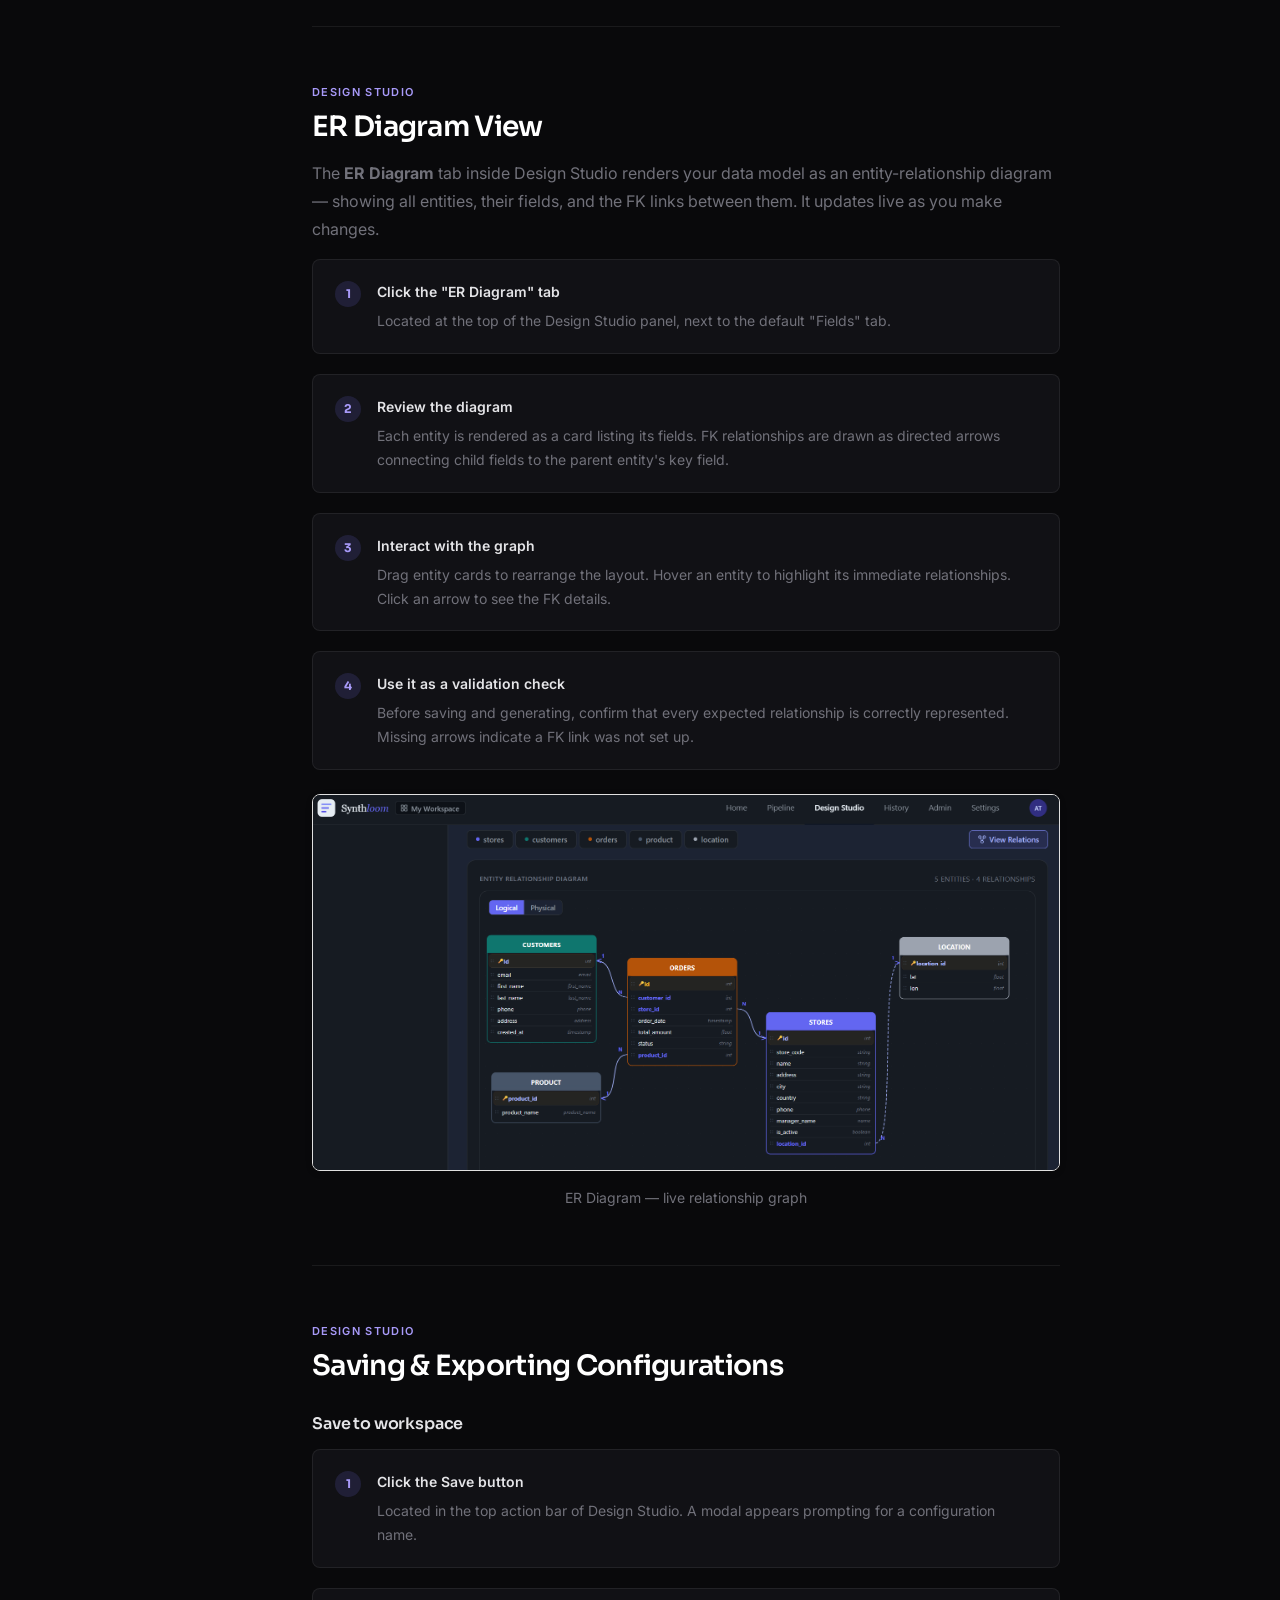
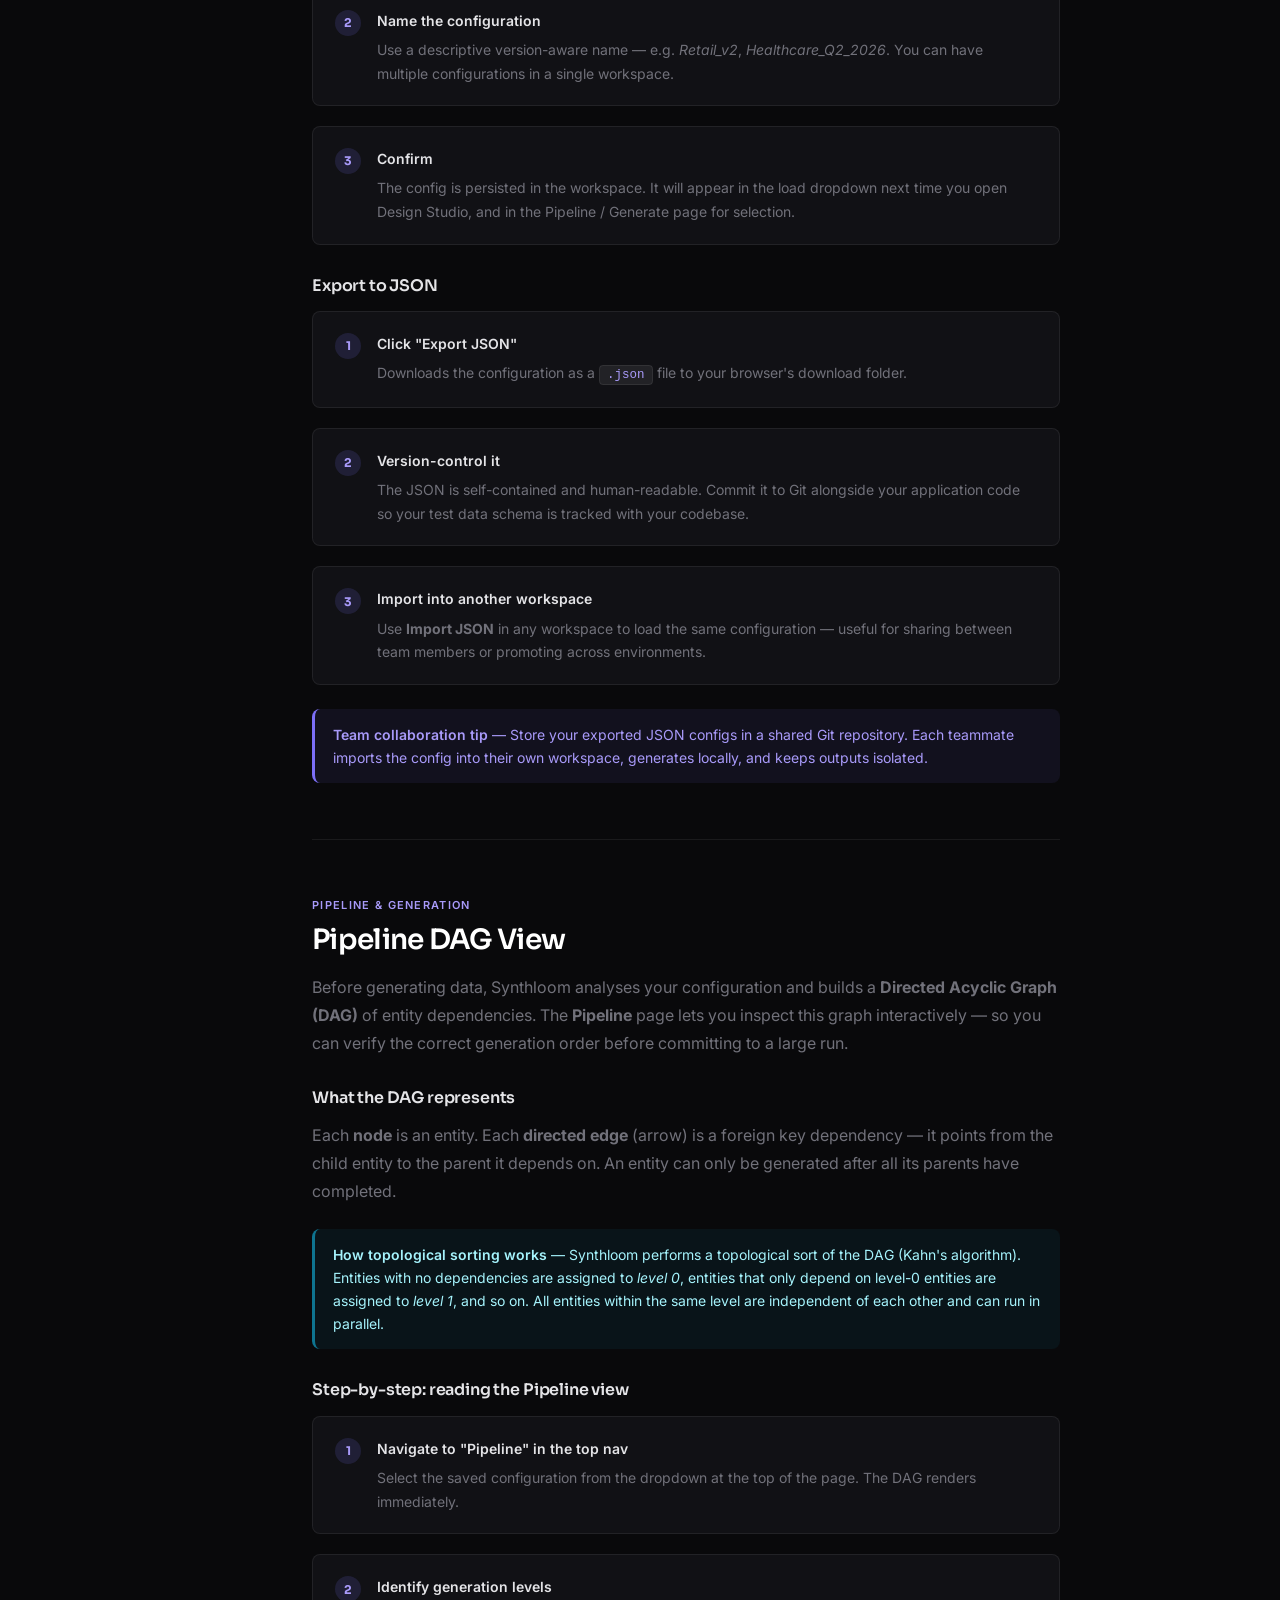
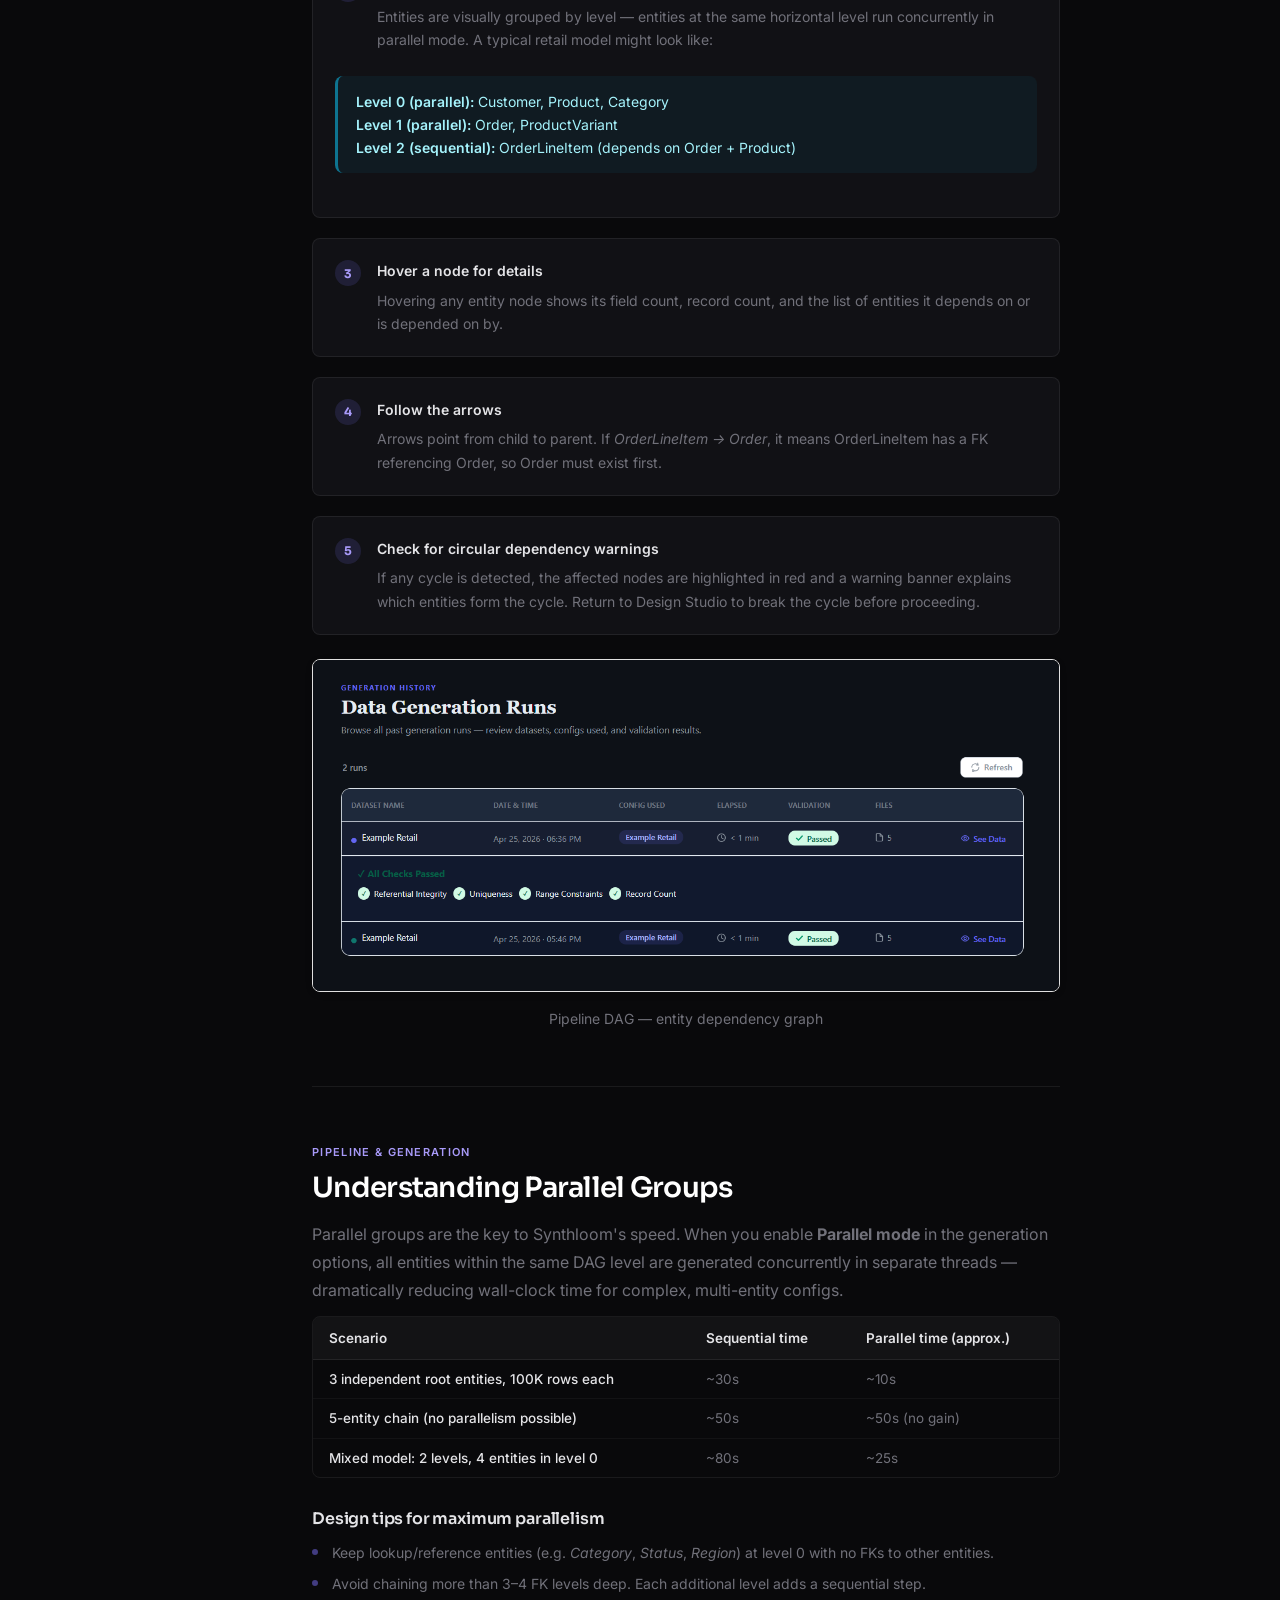
<file: docs.html>
<!DOCTYPE html>
<html lang="en">
<head>
  <meta charset="UTF-8" />
  <meta name="viewport" content="width=device-width, initial-scale=1.0" />
  <title>Synthloom — Documentation & Tutorials</title>
  <link rel="preconnect" href="https://fonts.googleapis.com" />
  <link rel="preconnect" href="https://fonts.gstatic.com" crossorigin />
  <link href="https://fonts.googleapis.com/css2?family=Inter:wght@300;400;500;600&family=Sora:wght@300;400;600;700&display=swap" rel="stylesheet" />
  <link rel="stylesheet" href="styles.css" />
  <link rel="stylesheet" href="docs.css" />
</head>
<body class="docs-body">

  <!-- NAV -->
  <nav class="nav">
    <div class="nav-inner">
      <a href="index.html" class="logo" style="display:flex;align-items:center;gap:10px;text-decoration:none;">
        <span class="brand-icon" style="display:inline-flex;align-items:center;">
          <svg width="38" height="38" viewBox="0 0 38 38" fill="none">
            <rect x="4" y="4" width="30" height="30" rx="8" fill="#E8EDF3"/>
            <rect x="12" y="13" width="14" height="2.5" rx="1.25" fill="#818cf8"/>
            <rect x="12" y="18" width="10" height="2.5" rx="1.25" fill="#6366f1"/>
            <rect x="12" y="23" width="6" height="2.5" rx="1.25" fill="#4f46e5"/>
          </svg>
        </span>
        <span class="brand-name" style="font-family:var(--font-display);font-size:1.7rem;font-weight:600;letter-spacing:-0.5px;">
          <span style="color:#fff;">Synth</span><em class="brand-accent" style="font-style:normal;color:#6366f1;">loom</em>
        </span>
      </a>
      <div class="nav-right" style="gap:0;">
        <a href="index.html" class="btn btn--ghost btn--nav nav-link-home">Home</a>
        <a href="pricing.html" class="btn btn--ghost btn--nav nav-link-pricing">Pricing</a>
        <a href="docs.html" class="btn btn--ghost btn--nav nav-link-docs nav-link-active">Documentation</a>
        <a href="team.html" class="btn btn--ghost btn--nav nav-link-team">Team</a>
        <a href="index.html#book-demo" class="btn btn--ghost btn--nav nav-link-demo">Book a Demo</a>
        <a href="https://app.synthloom.atanuconsulting.in/" target="_blank" rel="noopener" class="btn btn--nav btn--nav-open">Open App &rarr;</a>
      </div>
    </div>
  </nav>

  <style>
    .nav-right .btn.btn--nav {
      border-radius: 8px;
      border-bottom: 2px solid transparent;
      margin: 0 1px;
      font-weight: 500;
      position: relative;
      background: transparent;
      transition: all 0.2s;
    }
    .nav-right .btn.btn--nav.nav-link-active,
    .nav-right .btn.btn--nav.active {
      border-bottom: 2px solid #6366f1;
      color: #fff;
      background: rgba(99,102,241,0.08);
      z-index: 2;
    }
    .nav-right .btn.btn--nav:hover {
      color: #a89af9;
    }
    .nav-right .btn.btn--nav-open {
      margin-left: 12px;
      border-radius: 8px;
      font-weight: 600;
      padding: 6px 12px;
    }
  </style>
  <script>
    // Fluid underline highlight for nav
    (function() {
      var path = window.location.pathname;
      var home = document.querySelector('.nav-link-home');
      var docs = document.querySelector('.nav-link-docs');
      var team = document.querySelector('.nav-link-team');
      if (path.includes('team.html')) {
        team && team.classList.add('nav-link-active');
        home && home.classList.remove('nav-link-active');
        docs && docs.classList.remove('nav-link-active');
      } else if (path.endsWith('docs.html')) {
        docs && docs.classList.add('nav-link-active');
        home && home.classList.remove('nav-link-active');
        team && team.classList.remove('nav-link-active');
      } else {
        home && home.classList.add('nav-link-active');
        docs && docs.classList.remove('nav-link-active');
        team && team.classList.remove('nav-link-active');
      }
    })();
  </script>
  <div class="docs-layout">

    <!-- SIDEBAR -->
    <aside class="docs-sidebar" id="sidebar">
      <div class="sidebar-inner">
        <p class="sidebar-heading">Get Started</p>
        <nav class="sidebar-nav">
          <a href="#intro" class="sidebar-link active">Overview</a>
          <a href="#quickstart" class="sidebar-link">Quick Start</a>
          <a href="#login" class="sidebar-link">Login</a>
          <a href="#workspaces" class="sidebar-link">Workspaces</a>
        </nav>

        <p class="sidebar-heading">Design Studio</p>
        <nav class="sidebar-nav">
          <a href="#model" class="sidebar-link">Opening Design Studio</a>
          <a href="#entities" class="sidebar-link">Adding Entities</a>
          <a href="#fields" class="sidebar-link">Configuring Fields</a>
          <a href="#fieldtypes" class="sidebar-link">Field Type Reference</a>
          <a href="#relationships" class="sidebar-link">Relationships &amp; FK</a>
          <a href="#er-diagram" class="sidebar-link">ER Diagram View</a>
          <a href="#saving-config" class="sidebar-link">Saving &amp; Exporting</a>
        </nav>

        <p class="sidebar-heading">Pipeline &amp; Generation</p>
        <nav class="sidebar-nav">
          <a href="#pipeline-view" class="sidebar-link">Pipeline DAG View</a>
          <a href="#parallel-groups" class="sidebar-link">Parallel Groups</a>
          <a href="#generation" class="sidebar-link">Running a Job</a>
          <a href="#generation-options" class="sidebar-link">Generation Options</a>
          <a href="#progress" class="sidebar-link">Live Progress</a>
          <a href="#output" class="sidebar-link">Output &amp; Download</a>
        </nav>

        <p class="sidebar-heading">Quality &amp; Advanced</p>
        <nav class="sidebar-nav">
          <a href="#validation" class="sidebar-link">Validation</a>
          <a href="#history" class="sidebar-link">History</a>
          <a href="#settings" class="sidebar-link">AI Settings</a>
          <a href="#admin" class="sidebar-link">Admin Console</a>
        </nav>

        <div class="sidebar-cta">
          <a href="https://app.synthloom.atanuconsulting.in/" target="_blank" rel="noopener" class="btn btn--primary" style="width:100%;justify-content:center;">Open Synthloom →</a>
        </div>
      </div>
    </aside>

    <!-- MAIN CONTENT -->
    <main class="docs-main">

      <!-- ── INTRO ─────────────────────────────────────────────── -->
      <section class="doc-section" id="intro">
        <div class="doc-section-label">Introduction</div>
        <h1 class="doc-h1">Synthloom — Step-by-Step Tutorial</h1>
        <p class="doc-lead">
          This guide walks you through every section of the Synthloom application.
          Follow the steps in order for your first run, or jump directly to any
          topic using the sidebar.
        </p>

        <div class="doc-callout doc-callout--info">
          <strong>Prerequisites</strong> — You need valid credentials to access Synthloom. If you don't have an account yet, request access at <a href="https://app.synthloom.atanuconsulting.in" target="_blank" rel="noopener">www.synthloom.in</a>.
        </div>

        <h3 class="doc-h3">The core loop</h3>
          <p class="core-loop-intro" style="color:var(--muted);margin-bottom:24px;">
            Your journey with Synthloom is simple, powerful, and seamless:
          </p>
          <div class="pipeline">
            <div class="pipeline-step">
              <div class="step-num">1</div>
              <div class="step-body">
                 <h4>Sign in</h4>
                   <p>Pick your workspace.</p>
              </div>
            </div>
            <div class="pipeline-arrow">→</div>
            <div class="pipeline-step">
              <div class="step-num">2</div>
              <div class="step-body">
                 <h4>Shape data model</h4>
                 <p>Set up your structure.</p>
              </div>
            </div>
            <div class="pipeline-arrow">→</div>
            <div class="pipeline-step">
              <div class="step-num">3</div>
              <div class="step-body">
                 <h4>Run generation</h4>
                 <p>Start the process.</p>
              </div>
            </div>
            <div class="pipeline-arrow">→</div>
            <div class="pipeline-step">
              <div class="step-num">4</div>
              <div class="step-body">
                 <h4>Download & validate</h4>
                 <p>Get your results.</p>
              </div>
            </div>
          </div>
      </section>

      <div class="doc-divider"></div>

      <!-- ── QUICK START ───────────────────────────────────────── -->
      <section class="doc-section" id="quickstart">
        <div class="doc-section-label">Quick Start</div>
        <h2 class="doc-h2">From zero to generated data in 5 minutes</h2>
        <p>If you just want to get data out as fast as possible, follow this path. Each step links to the detailed section below.</p>

        <div class="doc-quickstart-grid">
          <div class="doc-qs-card">
            <div class="doc-qs-num">1</div>
            <div>
              <div class="doc-qs-title"><a href="#login">Log in</a></div>
              <p>Open the app, enter your credentials, land on the Workspace Selector.</p>
            </div>
          </div>
          <div class="doc-qs-card">
            <div class="doc-qs-num">2</div>
            <div>
              <div class="doc-qs-title"><a href="#workspaces">Create a workspace</a></div>
              <p>Click <strong>New Workspace</strong>, name it (e.g. <em>My First Project</em>), confirm.</p>
            </div>
          </div>
          <div class="doc-qs-card">
            <div class="doc-qs-num">3</div>
            <div>
              <div class="doc-qs-title"><a href="#model">Open Design Studio</a></div>
              <p>Add entities, configure fields with types, define any FK relationships.</p>
            </div>
          </div>
          <div class="doc-qs-card">
            <div class="doc-qs-num">4</div>
            <div>
              <div class="doc-qs-title"><a href="#pipeline-view">Check the Pipeline</a></div>
              <p>Verify the dependency graph resolves correctly before running.</p>
            </div>
          </div>
          <div class="doc-qs-card">
            <div class="doc-qs-num">5</div>
            <div>
              <div class="doc-qs-title"><a href="#generation">Generate</a></div>
              <p>Choose output format, click Generate, watch live progress.</p>
            </div>
          </div>
          <div class="doc-qs-card">
            <div class="doc-qs-num">6</div>
            <div>
              <div class="doc-qs-title"><a href="#output">Download &amp; Validate</a></div>
              <p>Preview the data table, download your files, review validation results.</p>
            </div>
          </div>
        </div>

        <div class="doc-callout doc-callout--info">
          <strong>Already familiar?</strong> Jump straight to the detailed section you need using the sidebar.
        </div>
      </section>

      <div class="doc-divider"></div>

      <!-- ── 1 · LOGIN ─────────────────────────────────────────── -->
      <section class="doc-section" id="login">
        <div class="doc-section-label">Step 1</div>
        <h2 class="doc-h2">Login</h2>
        <p>Synthloom uses token-based authentication. Every user must log in before accessing any feature.</p>

        <ol class="doc-steps">
          <li>
            <div class="step-title">Open the application</div>
            <p>Navigate to <a href="https://app.synthloom.atanuconsulting.in/" target="_blank" rel="noopener"><code>https://www.synthloom.in</code></a>. You will be redirected to the Login page automatically.</p>
          </li>
          <li>
            <div class="step-title">Enter your credentials</div>
            <p>Type your <strong>username</strong> and <strong>password</strong> in the form fields.</p>
          </li>
          <li>
            <div class="step-title">Click Sign In</div>
            <p>On success, you are redirected to the Workspace Selector. Your session token is stored securely in memory for the duration of your browser session.</p>
          </li>
        </ol>

        <div style="text-align:center;margin:24px 0;">
          <img src="image/1_login.png" alt="Login Page Screenshot" style="max-width:100%;height:auto;border-radius:8px;border:1px solid #e0e0e0;box-shadow:0 2px 8px #0001;" />
          <div style="font-size:1rem;margin-top:8px;">Login Page Screenshot</div>
          
        </div>

        <div class="doc-callout doc-callout--tip">
          <strong>Tip</strong> — If your session expires, Synthloom will redirect you back to the Login page automatically. Simply sign in again to resume.
        </div>
      </section>

      <div class="doc-divider"></div>

      <!-- ── 2 · WORKSPACES ────────────────────────────────────── -->
      <section class="doc-section" id="workspaces">
        <div class="doc-section-label">Step 2</div>
        <h2 class="doc-h2">Workspaces</h2>
        <p>
          Workspaces are isolated project containers. Each workspace has its own
          configurations, generation history, and output files — completely separate from
          other workspaces.
        </p>

        <h3 class="doc-h3">Creating a workspace</h3>
        <ol class="doc-steps">
          <li>
            <div class="step-title">Open the Workspace Selector</div>
            <p>After login you land here automatically, or click your workspace name in the top navigation bar at any time.</p>
          </li>
          <li>
            <div class="step-title">Click "New Workspace"</div>
            <p>Enter a descriptive name (e.g. <em>Retail Demo</em>, <em>Healthcare Q2</em>). Names help you identify the project at a glance.</p>
          </li>
          <li>
            <div class="step-title">Confirm creation</div>
            <p>The new workspace is created and becomes your active context immediately. All subsequent actions apply to this workspace.</p>
          </li>
        </ol>

        <div style="text-align:center;margin:24px 0;">
          <img src="image/2_workspace.png" alt="Workspace Selector screenshot" style="max-width:100%;height:auto;border-radius:8px;border:1px solid #e0e0e0;box-shadow:0 2px 8px #0001;" />
          <div style="font-size:1rem;margin-top:8px;">Workspace Selector Screenshot</div>
          
        </div>

        <h3 class="doc-h3">Other workspace actions</h3>
        <div class="doc-table-wrap">
          <table class="doc-table">
            <thead><tr><th>Action</th><th>How</th></tr></thead>
            <tbody>
              <tr><td>Switch workspace</td><td>Click any workspace card to make it active</td></tr>
              <tr><td>Rename workspace</td><td>Click the pencil icon next to the workspace name</td></tr>
              <tr><td>Share workspace</td><td>Click the share icon → enter a colleague's email and choose a role (Viewer / Editor)</td></tr>
              <tr><td>Delete workspace</td><td>Click the trash icon — this is permanent and removes all configurations and output</td></tr>
            </tbody>
          </table>
        </div>
      </section>

      <div class="doc-divider"></div>

      <!-- ── 3 · DATA MODEL ────────────────────────────────────── -->
      <section class="doc-section" id="model">
        <div class="doc-section-label">Design Studio</div>
        <h2 class="doc-h2">Design Studio — Overview</h2>
        <p>
          The <strong>Design Studio</strong> is the heart of Synthloom. It is where you describe
          everything about the data you want to generate: what entities (tables) exist, what fields
          each entity has, what data types those fields produce, and how entities relate to each other
          through foreign keys.
        </p>
        <p>Everything you define here is stored as a <strong>configuration</strong> (a JSON document) that is then handed to the pipeline engine to produce data.</p>

        <div class="doc-callout doc-callout--info">
          <strong>Design Studio vs Pipeline vs Generate</strong> — Design Studio defines <em>what</em> to make. Pipeline shows <em>in what order</em> it will be made. Generate <em>makes</em> it.
        </div>

        <h3 class="doc-h3">Opening Design Studio</h3>
        <ol class="doc-steps">
          <li>
            <div class="step-title">Click "Design Studio" in the left navigation</div>
            <p>This is available from any page once you have an active workspace.</p>
          </li>
          <li>
            <div class="step-title">Choose how to start</div>
            <div class="doc-table-wrap">
              <table class="doc-table">
                <thead><tr><th>Option</th><th>When to use</th></tr></thead>
                <tbody>
                  <tr><td><strong>New Config</strong></td><td>Starting from scratch for a new data model</td></tr>
                  <tr><td><strong>Load saved config</strong></td><td>Continue editing a previously saved configuration</td></tr>
                  <tr><td><strong>Import JSON</strong></td><td>Load a config file exported from another workspace or shared by a teammate</td></tr>
                </tbody>
              </table>
            </div>
          </li>
        </ol>

        <div style="text-align:center;margin:24px 0;">
          <img src="image/3_Data_Model.png" alt="Design Studio screenshot" style="max-width:100%;height:auto;border-radius:8px;border:1px solid #e0e0e0;box-shadow:0 2px 8px #0001;" />
          <div style="font-size:.875rem;color:var(--muted);margin-top:8px;">Design Studio — main view</div>
        </div>
      </section>

      <div class="doc-divider"></div>

      <!-- ── ENTITIES ───────────────────────────────────────────── -->
      <section class="doc-section" id="entities">
        <div class="doc-section-label">Design Studio</div>
        <h2 class="doc-h2">Adding &amp; Configuring Entities</h2>
        <p>
          An <strong>entity</strong> maps to a single table or dataset in your output — for example
          <em>Customers</em>, <em>Orders</em>, <em>Products</em>, or <em>Transactions</em>.
          Every entity you add will produce its own output file.
        </p>

        <h3 class="doc-h3">Step-by-step: add your first entity</h3>
        <ol class="doc-steps">
          <li>
            <div class="step-title">Click "+ Add Entity"</div>
            <p>A new entity card appears in the editor panel with a default name like <code>Entity_1</code>.</p>
          </li>
          <li>
            <div class="step-title">Name the entity</div>
            <p>Use a clear, singular noun in PascalCase or snake_case to match your target schema — e.g. <code>Customer</code>, <code>order</code>, <code>product_variant</code>.</p>
          </li>
          <li>
            <div class="step-title">Set the record count</div>
            <p>Enter how many rows to generate for this entity. Think about realistic ratios — if you want 1,000 customers and a real business would have ~5 orders per customer, set Orders to 5,000.</p>
            <div class="doc-callout doc-callout--tip">
              <strong>Tip</strong> — Start small (e.g. 100 rows) for your first run to validate structure quickly. Scale up once you're happy with the schema.
            </div>
          </li>
          <li>
            <div class="step-title">Add fields (see next section)</div>
            <p>Click <strong>+ Add Field</strong> inside the entity card to begin adding fields.</p>
          </li>
          <li>
            <div class="step-title">Repeat for each entity</div>
            <p>Add all the entities your data model requires before moving on to relationships. It's easier to wire FK links once all entities exist.</p>
          </li>
        </ol>

        <div class="doc-callout doc-callout--warning">
          <strong>Entity ordering matters</strong> — Entities with no dependencies on other entities are generated first (or in parallel). Child entities that reference parent FKs are generated after their parents. The Pipeline view shows you this order visually.
        </div>
      </section>

      <div class="doc-divider"></div>

      <!-- ── FIELDS ─────────────────────────────────────────────── -->
      <section class="doc-section" id="fields">
        <div class="doc-section-label">Design Studio</div>
        <h2 class="doc-h2">Configuring Fields</h2>
        <p>Fields are the columns within an entity. Each field has a <strong>name</strong>, a <strong>type</strong>, and optional <strong>constraints</strong>.</p>

        <h3 class="doc-h3">Adding a field</h3>
        <ol class="doc-steps">
          <li>
            <div class="step-title">Click "+ Add Field" inside an entity card</div>
            <p>A new field row appears with an empty name and the default type <code>String</code>.</p>
          </li>
          <li>
            <div class="step-title">Enter the field name</div>
            <p>Use the exact column name you want in the output file — e.g. <code>customer_id</code>, <code>email</code>, <code>signup_date</code>, <code>order_total</code>.</p>
          </li>
          <li>
            <div class="step-title">Choose a type</div>
            <p>Click the type picker button to open the full type menu. See the <a href="#fieldtypes">Field Type Reference</a> below for all available types.</p>
          </li>
          <li>
            <div class="step-title">Set constraints (if applicable)</div>
            <p>Depending on the type chosen, additional options appear:</p>
            <div class="doc-table-wrap">
              <table class="doc-table">
                <thead><tr><th>Constraint</th><th>Applies to</th><th>What it does</th></tr></thead>
                <tbody>
                  <tr><td>Min / Max</td><td>Numeric, Date, DateTime</td><td>Clamps the generated value within a range</td></tr>
                  <tr><td>Unique</td><td>Any field</td><td>Guarantees no duplicate values across the dataset</td></tr>
                  <tr><td>Nullable</td><td>Any field</td><td>Allows a configurable percentage of null values</td></tr>
                  <tr><td>Null %</td><td>Any nullable field</td><td>Percentage of rows that will receive a null (0–100)</td></tr>
                  <tr><td>Enum values</td><td>Enum type</td><td>Comma-separated list of allowed values to sample from</td></tr>
                  <tr><td>Format</td><td>String, Date</td><td>e.g. <code>YYYY-MM-DD</code> for dates, regex patterns for strings</td></tr>
                  <tr><td>AI Enrich</td><td>String, Paragraph</td><td>Marks this field to be post-processed by the configured LLM</td></tr>
                  <tr><td>Prefix / Suffix</td><td>String, ID</td><td>Static text prepended/appended to every generated value</td></tr>
                </tbody>
              </table>
            </div>
          </li>
          <li>
            <div class="step-title">Reorder fields (optional)</div>
            <p>Drag the handle on the left of any field row to reorder. Column order in the output matches field order in the editor.</p>
          </li>
          <li>
            <div class="step-title">Delete a field</div>
            <p>Click the trash icon at the right end of the field row. This cannot be undone once the config is saved.</p>
          </li>
        </ol>
      </section>

      <div class="doc-divider"></div>

      <!-- ── FIELD TYPES ────────────────────────────────────────── -->
      <section class="doc-section" id="fieldtypes">
        <div class="doc-section-label">Design Studio</div>
        <h2 class="doc-h2">Field Type Reference</h2>
        <p>Synthloom provides a rich library of types. Click the type picker on any field to browse them by category.</p>

        <div style="text-align:center;margin:24px 0;">
          <img src="image/3_Type_Picker.png" alt="Field Type Picker" style="max-width:100%;height:auto;border-radius:8px;border:1px solid #e0e0e0;box-shadow:0 2px 8px #0001;" />
          <div style="font-size:.875rem;color:var(--muted);margin-top:8px;">Field Type Picker — full type library</div>
        </div>

        <div class="doc-table-wrap">
          <table class="doc-table">
            <thead><tr><th>Category</th><th>Types</th><th>Example output</th></tr></thead>
            <tbody>
              <tr>
                <td><strong>Identity</strong></td>
                <td>UUID, Integer ID, Auto Increment</td>
                <td><code>a3f9c1d2-…</code>, <code>1001</code>, <code>1</code>, <code>2</code>, …</td>
              </tr>
              <tr>
                <td><strong>Personal</strong></td>
                <td>Full Name, First Name, Last Name, Email, Phone, Username, Password Hash</td>
                <td><code>Jane Smith</code>, <code>jane.smith@email.com</code>, <code>+1-555-0199</code></td>
              </tr>
              <tr>
                <td><strong>Location</strong></td>
                <td>Street Address, City, State, Country, Zip Code, Latitude, Longitude</td>
                <td><code>742 Evergreen Terrace</code>, <code>Springfield</code>, <code>IL</code></td>
              </tr>
              <tr>
                <td><strong>Date &amp; Time</strong></td>
                <td>Date, DateTime, Timestamp (Unix), Time, Year, Month, Day</td>
                <td><code>2024-03-15</code>, <code>2024-03-15T09:23:11Z</code>, <code>1710494591</code></td>
              </tr>
              <tr>
                <td><strong>Financial</strong></td>
                <td>Price, Currency Code, Amount, Credit Card, IBAN, BIC</td>
                <td><code>149.99</code>, <code>USD</code>, <code>4111 1111 1111 1111</code></td>
              </tr>
              <tr>
                <td><strong>Internet</strong></td>
                <td>URL, Domain, IPv4, IPv6, MAC Address, User Agent, Slug</td>
                <td><code>https://example.com/path</code>, <code>192.168.1.42</code></td>
              </tr>
              <tr>
                <td><strong>Business</strong></td>
                <td>Company Name, Job Title, Department, Industry, EIN</td>
                <td><code>Acme Corp</code>, <code>Senior Data Engineer</code>, <code>Finance</code></td>
              </tr>
              <tr>
                <td><strong>Text</strong></td>
                <td>Word, Sentence, Paragraph, Lorem Ipsum (N words)</td>
                <td><code>Realistic sentence about the topic.</code></td>
              </tr>
              <tr>
                <td><strong>Special</strong></td>
                <td>Foreign Key, Enum, Boolean, Constant, Null, Computed</td>
                <td>References parent entity IDs; fixed enum list; <code>true</code>/<code>false</code></td>
              </tr>
            </tbody>
          </table>
        </div>

        <div class="doc-callout doc-callout--tip">
          <strong>AI Enrich</strong> — Any <em>String</em> or <em>Paragraph</em> field can be flagged for AI enrichment. After base generation, a prompt is sent to your configured LLM with context about the record, and the field value is replaced with a contextually realistic result. Enable it on fields like <code>product_description</code> or <code>support_notes</code>.
        </div>
      </section>

      <div class="doc-divider"></div>

      <!-- ── RELATIONSHIPS ──────────────────────────────────────── -->
      <section class="doc-section" id="relationships">
        <div class="doc-section-label">Design Studio</div>
        <h2 class="doc-h2">Relationships &amp; Foreign Keys</h2>
        <p>
          Relationships tell Synthloom how entities connect. A <strong>Foreign Key (FK)</strong> field
          in a child entity references the ID field of a parent entity. At generation time, Synthloom
          samples real IDs from the already-generated parent and assigns them to the FK column —
          guaranteeing referential integrity automatically.
        </p>

        <h3 class="doc-h3">Step-by-step: create a FK relationship</h3>
        <ol class="doc-steps">
          <li>
            <div class="step-title">Go to the child entity</div>
            <p>For example, <em>Orders</em> references <em>Customers</em>, so <em>Orders</em> is the child.</p>
          </li>
          <li>
            <div class="step-title">Add or select the FK field</div>
            <p>Click <strong>+ Add Field</strong>. Name it <code>customer_id</code> (or whatever matches your schema).</p>
          </li>
          <li>
            <div class="step-title">Set the type to "Foreign Key"</div>
            <p>Open the type picker → Special → <strong>Foreign Key</strong>.</p>
          </li>
          <li>
            <div class="step-title">Select the referenced entity</div>
            <p>A dropdown appears listing all other entities in the config. Choose <em>Customer</em>.</p>
          </li>
          <li>
            <div class="step-title">Select the referenced field</div>
            <p>Choose the field that acts as the primary key — typically <code>customer_id</code> or <code>id</code>. Synthloom will sample values from this field.</p>
          </li>
          <li>
            <div class="step-title">Set cardinality (optional)</div>
            <p>If you want each customer to have a bounded number of orders, set a <strong>Max refs per parent</strong> value. Leave blank for unlimited.</p>
          </li>
          <li>
            <div class="step-title">Verify in the Relationship Graph</div>
            <p>Switch to the <strong>Graph</strong> tab to see a visual representation of all FK edges. Confirm the arrow runs in the right direction (child → parent).</p>
          </li>
        </ol>

        <div class="doc-callout doc-callout--warning">
          <strong>Circular dependencies</strong> — If Entity A references Entity B and Entity B references Entity A, a circular dependency is created. Synthloom will detect this and block generation, flagging the cycle in the Pipeline view. Resolve it by removing one of the FK links or introducing an intermediate join entity.
        </div>

        <h3 class="doc-h3">Multi-level relationships</h3>
        <p>You can chain as many levels as your model requires:</p>
        <div class="doc-callout doc-callout--info">
          <code>Customer → Order → OrderLineItem → Product</code><br /><br />
          Each entity is generated in the correct topological order. <em>Customer</em> first, then <em>Order</em> (sampling Customer IDs), then <em>OrderLineItem</em> (sampling Order IDs and Product IDs), and so on.
        </div>
      </section>

      <div class="doc-divider"></div>

      <!-- ── ER DIAGRAM ─────────────────────────────────────────── -->
      <section class="doc-section" id="er-diagram">
        <div class="doc-section-label">Design Studio</div>
        <h2 class="doc-h2">ER Diagram View</h2>
        <p>
          The <strong>ER Diagram</strong> tab inside Design Studio renders your data model as an
          entity-relationship diagram — showing all entities, their fields, and the FK links between them.
          It updates live as you make changes.
        </p>

        <ol class="doc-steps">
          <li>
            <div class="step-title">Click the "ER Diagram" tab</div>
            <p>Located at the top of the Design Studio panel, next to the default "Fields" tab.</p>
          </li>
          <li>
            <div class="step-title">Review the diagram</div>
            <p>Each entity is rendered as a card listing its fields. FK relationships are drawn as directed arrows connecting child fields to the parent entity's key field.</p>
          </li>
          <li>
            <div class="step-title">Interact with the graph</div>
            <p>Drag entity cards to rearrange the layout. Hover an entity to highlight its immediate relationships. Click an arrow to see the FK details.</p>
          </li>
          <li>
            <div class="step-title">Use it as a validation check</div>
            <p>Before saving and generating, confirm that every expected relationship is correctly represented. Missing arrows indicate a FK link was not set up.</p>
          </li>
        </ol>

        <div style="text-align:center;margin:24px 0;">
          <img src="image/3_Data_Model_ER.png" alt="ER Diagram Screenshot" style="max-width:100%;height:auto;border-radius:8px;border:1px solid #e0e0e0;box-shadow:0 2px 8px #0001;" />
          <div style="font-size:.875rem;color:var(--muted);margin-top:8px;">ER Diagram — live relationship graph</div>
        </div>
      </section>

      <div class="doc-divider"></div>

      <!-- ── SAVING CONFIG ──────────────────────────────────────── -->
      <section class="doc-section" id="saving-config">
        <div class="doc-section-label">Design Studio</div>
        <h2 class="doc-h2">Saving &amp; Exporting Configurations</h2>

        <h3 class="doc-h3">Save to workspace</h3>
        <ol class="doc-steps">
          <li>
            <div class="step-title">Click the Save button</div>
            <p>Located in the top action bar of Design Studio. A modal appears prompting for a configuration name.</p>
          </li>
          <li>
            <div class="step-title">Name the configuration</div>
            <p>Use a descriptive version-aware name — e.g. <em>Retail_v2</em>, <em>Healthcare_Q2_2026</em>. You can have multiple configurations in a single workspace.</p>
          </li>
          <li>
            <div class="step-title">Confirm</div>
            <p>The config is persisted in the workspace. It will appear in the load dropdown next time you open Design Studio, and in the Pipeline / Generate page for selection.</p>
          </li>
        </ol>

        <h3 class="doc-h3">Export to JSON</h3>
        <ol class="doc-steps">
          <li>
            <div class="step-title">Click "Export JSON"</div>
            <p>Downloads the configuration as a <code>.json</code> file to your browser's download folder.</p>
          </li>
          <li>
            <div class="step-title">Version-control it</div>
            <p>The JSON is self-contained and human-readable. Commit it to Git alongside your application code so your test data schema is tracked with your codebase.</p>
          </li>
          <li>
            <div class="step-title">Import into another workspace</div>
            <p>Use <strong>Import JSON</strong> in any workspace to load the same configuration — useful for sharing between team members or promoting across environments.</p>
          </li>
        </ol>

        <div class="doc-callout doc-callout--tip">
          <strong>Team collaboration tip</strong> — Store your exported JSON configs in a shared Git repository. Each teammate imports the config into their own workspace, generates locally, and keeps outputs isolated.
        </div>
      </section>

      <div class="doc-divider"></div>

      <!-- ── PIPELINE VIEW ──────────────────────────────────────── -->
      <section class="doc-section" id="pipeline-view">
        <div class="doc-section-label">Pipeline &amp; Generation</div>
        <h2 class="doc-h2">Pipeline DAG View</h2>
        <p>
          Before generating data, Synthloom analyses your configuration and builds a
          <strong>Directed Acyclic Graph (DAG)</strong> of entity dependencies. The
          <strong>Pipeline</strong> page lets you inspect this graph interactively —
          so you can verify the correct generation order before committing to a large run.
        </p>

        <h3 class="doc-h3">What the DAG represents</h3>
        <p>Each <strong>node</strong> is an entity. Each <strong>directed edge</strong> (arrow) is a foreign key dependency — it points from the child entity to the parent it depends on. An entity can only be generated after all its parents have completed.</p>

        <div class="doc-callout doc-callout--info">
          <strong>How topological sorting works</strong> — Synthloom performs a topological sort of the DAG (Kahn's algorithm). Entities with no dependencies are assigned to <em>level 0</em>, entities that only depend on level-0 entities are assigned to <em>level 1</em>, and so on. All entities within the same level are independent of each other and can run in parallel.
        </div>

        <h3 class="doc-h3">Step-by-step: reading the Pipeline view</h3>
        <ol class="doc-steps">
          <li>
            <div class="step-title">Navigate to "Pipeline" in the top nav</div>
            <p>Select the saved configuration from the dropdown at the top of the page. The DAG renders immediately.</p>
          </li>
          <li>
            <div class="step-title">Identify generation levels</div>
            <p>Entities are visually grouped by level — entities at the same horizontal level run concurrently in parallel mode. A typical retail model might look like:</p>
            <div class="doc-callout doc-callout--info">
              <strong>Level 0 (parallel):</strong> Customer, Product, Category<br />
              <strong>Level 1 (parallel):</strong> Order, ProductVariant<br />
              <strong>Level 2 (sequential):</strong> OrderLineItem (depends on Order + Product)
            </div>
          </li>
          <li>
            <div class="step-title">Hover a node for details</div>
            <p>Hovering any entity node shows its field count, record count, and the list of entities it depends on or is depended on by.</p>
          </li>
          <li>
            <div class="step-title">Follow the arrows</div>
            <p>Arrows point from child to parent. If <em>OrderLineItem → Order</em>, it means OrderLineItem has a FK referencing Order, so Order must exist first.</p>
          </li>
          <li>
            <div class="step-title">Check for circular dependency warnings</div>
            <p>If any cycle is detected, the affected nodes are highlighted in red and a warning banner explains which entities form the cycle. Return to Design Studio to break the cycle before proceeding.</p>
          </li>
        </ol>

        <div style="text-align:center;margin:24px 0;">
          <img src="image/7_Pipeline_History.png" alt="Pipeline DAG Screenshot" style="max-width:100%;height:auto;border-radius:8px;border:1px solid #e0e0e0;box-shadow:0 2px 8px #0001;" />
          <div style="font-size:.875rem;color:var(--muted);margin-top:8px;">Pipeline DAG — entity dependency graph</div>
        </div>
      </section>

      <div class="doc-divider"></div>

      <!-- ── PARALLEL GROUPS ───────────────────────────────────── -->
      <section class="doc-section" id="parallel-groups">
        <div class="doc-section-label">Pipeline &amp; Generation</div>
        <h2 class="doc-h2">Understanding Parallel Groups</h2>
        <p>
          Parallel groups are the key to Synthloom's speed. When you enable <strong>Parallel mode</strong>
          in the generation options, all entities within the same DAG level are generated concurrently
          in separate threads — dramatically reducing wall-clock time for complex, multi-entity configs.
        </p>

        <div class="doc-table-wrap">
          <table class="doc-table">
            <thead><tr><th>Scenario</th><th>Sequential time</th><th>Parallel time (approx.)</th></tr></thead>
            <tbody>
              <tr><td>3 independent root entities, 100K rows each</td><td>~30s</td><td>~10s</td></tr>
              <tr><td>5-entity chain (no parallelism possible)</td><td>~50s</td><td>~50s (no gain)</td></tr>
              <tr><td>Mixed model: 2 levels, 4 entities in level 0</td><td>~80s</td><td>~25s</td></tr>
            </tbody>
          </table>
        </div>

        <h3 class="doc-h3">Design tips for maximum parallelism</h3>
        <ul class="doc-list">
          <li>Keep lookup/reference entities (e.g. <em>Category</em>, <em>Status</em>, <em>Region</em>) at level 0 with no FKs to other entities.</li>
          <li>Avoid chaining more than 3–4 FK levels deep. Each additional level adds a sequential step.</li>
          <li>If two entities have a many-to-many relationship, model the join entity separately — it will be assigned to the deepest level required by its parents.</li>
          <li>Use the Pipeline view to confirm which level each entity sits on before committing to a large run.</li>
        </ul>

        <div class="doc-callout doc-callout--warning">
          <strong>Thread safety</strong> — ID caches are thread-safe. Parent entity IDs are written to an in-memory cache before child generation begins, so all threads access consistent data. You do not need to worry about race conditions.
        </div>
      </section>

      <div class="doc-divider"></div>

      <!-- ── GENERATION ─────────────────────────────────────────── -->
      <section class="doc-section" id="generation">
        <div class="doc-section-label">Pipeline &amp; Generation</div>
        <h2 class="doc-h2">Running a Generation Job</h2>
        <p>
          The <strong>Generate</strong> page lets you launch a generation job, configure output
          options, and monitor progress in real time via WebSocket updates.
        </p>

        <h3 class="doc-h3">Starting a generation</h3>
        <ol class="doc-steps">
          <li>
            <div class="step-title">Navigate to "Pipeline"</div>
            <p>Click <strong>Pipeline</strong> in the top navigation menu.</p>
          </li>
          <li>
            <div class="step-title">Select a configuration</div>
            <p>Choose the saved configuration you created in the previous step from the dropdown. The config name and entity list are shown for confirmation.</p>
          </li>
          <li>
            <div class="step-title">Choose your output format</div>
            <div class="doc-table-wrap">
              <table class="doc-table">
                <thead><tr><th>Format</th><th>Best for</th></tr></thead>
                <tbody>
                  <tr><td>CSV</td><td>Spreadsheets, general-purpose tools</td></tr>
                  <tr><td>JSON</td><td>APIs, document stores, web apps</td></tr>
                  <tr><td>Parquet</td><td>Big data pipelines, analytics engines</td></tr>
                </tbody>
              </table>
            </div>
          </li>
          <li>
            <div class="step-title">Configure generation options</div>
            <div class="doc-table-wrap">
              <table class="doc-table">
                <thead><tr><th>Option</th><th>Description</th></tr></thead>
                <tbody>
                  <tr><td>Seed</td><td>Integer seed for reproducibility. Same seed → identical output every time.</td></tr>
                  <tr><td>Validate RI</td><td>Run referential integrity checks after generation (recommended).</td></tr>
                  <tr><td>Parallel mode</td><td>Generate independent entity groups concurrently for speed.</td></tr>
                  <tr><td>Enable AI</td><td>Pass marked fields through an LLM for realistic contextual text.</td></tr>
                  <tr><td>AI Provider</td><td>OpenAI or Anthropic (configured in Settings).</td></tr>
                </tbody>
              </table>
            </div>
          </li>
          <li>
            <div class="step-title">Click "Generate"</div>
            <p>The job starts immediately. A real-time progress panel appears showing the current entity being processed, records written, and elapsed time.</p>
          </li>
        </ol>

        <div style="text-align:center;margin:24px 0;">
          <img src="image/4_Generate.png" alt="Generation Dashboard screenshot" style="max-width:100%;height:auto;border-radius:8px;border:1px solid #e0e0e0;box-shadow:0 2px 8px #0001;" />
          <div style="font-size:1rem;margin-top:8px;">Generation Dashboard screenshot</div>
          
        </div>

        <div class="doc-callout doc-callout--tip">
          <strong>Tip</strong> — Enable <strong>Parallel mode</strong> for any configuration with multiple independent entities. Generation time drops significantly on multi-core machines.
        </div>

        <h3 class="doc-h3">Reading the progress panel</h3>
        <p>While a job runs you can see:</p>
        <ul class="doc-list">
          <li><strong>Current entity</strong> — the entity currently being generated</li>
          <li><strong>Records written</strong> — live count updated over WebSocket</li>
          <li><strong>Stage</strong> — generation level (parallel groups are labelled)</li>
          <li><strong>Elapsed time</strong> — wall-clock duration since job start</li>
          <li><strong>Log tail</strong> — last few log lines from the backend for debugging</li>
        </ul>

        <div style="text-align:center;margin:24px 0;">
          <img src="image/5_Generate.png" alt="Real-time progress panel screenshot" style="max-width:100%;height:auto;border-radius:8px;border:1px solid #e0e0e0;box-shadow:0 2px 8px #0001;" />
          <div style="font-size:1rem;margin-top:8px;">Real-time progress panel screenshot</div>
          
        </div>
      </section>

      <div class="doc-divider"></div>

      <!-- ── 5 · OUTPUT ────────────────────────────────────────── -->
      <section class="doc-section" id="output">
        <div class="doc-section-label">Pipeline &amp; Generation</div>
        <h2 class="doc-h2">Viewing &amp; Downloading Output</h2>
        <p>
          The <strong>Output Viewer</strong> gives you a searchable, paginated data table for
          every generated file, plus one-click download options.
        </p>

        <ol class="doc-steps">
          <li>
            <div class="step-title">Navigate to view data</div>
            <p>After a job completes you are prompted to view the output, or navigate manually via the top "History"menu.</p>
          </li>
          <li>
            <div class="step-title">Select an output folder</div>
            <p>Each generation run produces a timestamped folder. Click a folder to see the files it contains (one file per entity by default).</p>
          </li>
          <li>
            <div class="step-title">Preview a file</div>
            <p>Click any file to load an inline data table. Use the <strong>search bar</strong> to filter rows, the <strong>column selector</strong> to hide/show fields, and the <strong>pagination controls</strong> to navigate large datasets.</p>
          </li>
          <li>
            <div class="step-title">Download</div>
            <p>Click <strong>Download</strong> to save the file in its original format (CSV, JSON, or Parquet). You can also download all files in the folder as a ZIP.</p>
          </li>
        </ol>

        <div style="text-align:center;margin:24px 0;">
          <img src="image/6_View_Data.png" alt="Output Viewer screenshot" style="max-width:100%;height:auto;border-radius:8px;border:1px solid #e0e0e0;box-shadow:0 2px 8px #0001;" />
          <div style="font-size:1rem;margin-top:8px;">Output Viewer screenshot</div>
          
        </div>

        <div class="doc-callout doc-callout--tip">
          <strong>Tip</strong> — Use the column visibility toggle to hide ID or timestamp columns and focus on the business fields when reviewing data quality.
        </div>
      </section>

      <div class="doc-divider"></div>

      <!-- ── 6 · VALIDATION ────────────────────────────────────── -->
      <section class="doc-section" id="validation">
        <div class="doc-section-label">Quality &amp; Advanced</div>
        <h2 class="doc-h2">Validating Your Dataset</h2>
        <p>
          The <strong>Validation Results</strong> page shows a detailed report on the quality
          of the last generation run — covering referential integrity, uniqueness,
          value ranges, and custom business-rule compliance.
        </p>

        <ol class="doc-steps">
          <li>
            <div class="step-title">Navigate to "Validation"</div>
            <p>Click <strong>Validation</strong> in the left menu. Results from the most recent job are loaded automatically.</p>
          </li>
          <li>
            <div class="step-title">Review the summary</div>
            <p>A top-level summary card shows the overall pass/fail status and a count of checks performed.</p>
          </li>
          <li>
            <div class="step-title">Inspect individual checks</div>
            <p>Each check is listed with its entity, field, type, and result. Failed checks show the number of violations and example values.</p>
          </li>
        </ol>

        <div style="text-align:center;margin:24px 0;">
          <img src="image/5_Validation.png" alt="Validation Results Screenshot" style="max-width:100%;height:auto;border-radius:8px;border:1px solid #e0e0e0;box-shadow:0 2px 8px #0001;" />
          <div style="font-size:1rem;margin-top:8px;">Validation Results Screenshot</div>
          
        </div>

        <h3 class="doc-h3">Validation check types</h3>
        <div class="doc-table-wrap">
          <table class="doc-table">
            <thead><tr><th>Check</th><th>What it verifies</th></tr></thead>
            <tbody>
              <tr><td>Referential Integrity</td><td>Every FK value in child entities exists in the parent entity</td></tr>
              <tr><td>Uniqueness</td><td>Fields marked unique have no duplicate values</td></tr>
              <tr><td>Range</td><td>Numeric fields are within the configured min/max bounds</td></tr>
              <tr><td>Not Null</td><td>Required fields contain no null values</td></tr>
              <tr><td>Enum</td><td>Enum fields only contain allowed values</td></tr>
            </tbody>
          </table>
        </div>

        <div class="doc-callout doc-callout--warning">
          <strong>Note</strong> — Validation is run automatically when <em>Validate RI</em> is enabled in the generation options. You can also trigger it manually from this page.
        </div>
      </section>

      <div class="doc-divider"></div>

      <!-- ── HISTORY ──────────────────────────────────────────────── -->
      <section class="doc-section" id="history">
        <div class="doc-section-label">Quality &amp; Advanced</div>
        <h2 class="doc-h2">Generation History</h2>
        <p>
          The <strong>History</strong> page is an audit trail of every generation job run in
          the current workspace, including timestamps, configuration used, record counts,
          and final status.
        </p>

        <ol class="doc-steps">
          <li>
            <div class="step-title">Navigate to "History"</div>
            <p>Click <strong>History</strong> in the top menu.</p>
          </li>
          <li>
            <div class="step-title">Browse past jobs</div>
            <p>Each row shows the job ID, configuration name, start time, duration, total records, output format, and status (Completed / Failed / Cancelled).</p>
          </li>
          <li>
            <div class="step-title">Jump to output or re-run</div>
            <p>Click a job to open its output directly in the Output Viewer, or click <strong>Re-run</strong> to launch a new job with identical settings.</p>
          </li>
        </ol>

        <div style="text-align:center;margin:24px 0;">
          <img src="image/7_Pipeline_History.png" alt="History Page Screenshot" style="max-width:100%;height:auto;border-radius:8px;border:1px solid #e0e0e0;box-shadow:0 2px 8px #0001;" />
          <div style="font-size:1rem;margin-top:8px;">History Page Screenshot</div>
          
        </div>
      </section>

      <div class="doc-divider"></div>

      <!-- ── 9 · SETTINGS ──────────────────────────────────────── -->
      <section class="doc-section" id="settings">
        <div class="doc-section-label">Quality &amp; Advanced</div>
        <h2 class="doc-h2">AI Settings</h2>
        <p>
          The <strong>Settings</strong> page is where you configure AI provider credentials and
          select the default model used for field enrichment.
        </p>

        <h3 class="doc-h3">Configuring OpenAI</h3>
        <ol class="doc-steps">
          <li>
            <div class="step-title">Navigate to "Settings"</div>
            <p>Click <strong>Settings</strong> in the left menu.</p>
          </li>
          <li>
            <div class="step-title">Enter your OpenAI API key</div>
            <p>Paste the key (starts with <code>sk-…</code>) into the OpenAI card. Use the eye icon to verify it before saving.</p>
          </li>
          <li>
            <div class="step-title">Choose a model</div>
            <div class="doc-table-wrap">
              <table class="doc-table">
                <thead><tr><th>Model</th><th>Best for</th></tr></thead>
                <tbody>
                  <tr><td>GPT-4o (recommended)</td><td>Best quality / speed balance</td></tr>
                  <tr><td>GPT-4o Mini</td><td>Large volumes at lower cost</td></tr>
                  <tr><td>GPT-4 Turbo</td><td>Complex contextual generation</td></tr>
                  <tr><td>GPT-3.5 Turbo</td><td>Fastest, lowest cost</td></tr>
                </tbody>
              </table>
            </div>
          </li>
          <li>
            <div class="step-title">Click "Test Connection"</div>
            <p>Synthloom sends a minimal ping to the API to verify the key is valid before saving.</p>
          </li>
          <li>
            <div class="step-title">Save</div>
            <p>The key is stored encrypted in the workspace settings. A masked hint (<code>sk-••••1234</code>) confirms the key is active.</p>
          </li>
        </ol>

        <h3 class="doc-h3">Configuring Anthropic Claude</h3>
        <p>The process mirrors OpenAI. Available Claude models:</p>
        <div class="doc-table-wrap">
          <table class="doc-table">
            <thead><tr><th>Model</th><th>Best for</th></tr></thead>
            <tbody>
              <tr><td>Claude Haiku 4.5 (recommended)</td><td>Fast, cost-effective enrichment</td></tr>
              <tr><td>Claude Opus 4.6</td><td>Highest quality output</td></tr>
              <tr><td>Claude Sonnet 4.5</td><td>Balanced quality and speed</td></tr>
            </tbody>
          </table>
        </div>

        <div style="text-align:center;margin:24px 0;">
          <img src="image/8_AI_Enrichment.png" alt="AI Settings Screenshot" style="max-width:100%;height:auto;border-radius:8px;border:1px solid #e0e0e0;box-shadow:0 2px 8px #0001;" />
          <div style="font-size:1rem;margin-top:8px;">AI Settings Screenshot</div>
          
        </div>

        <div class="doc-callout doc-callout--warning">
          <strong>Note</strong> — API keys are stored per-workspace. If you switch workspaces, remember to configure the AI provider in each one separately.
        </div>
      </section>

      <div class="doc-divider"></div>

      <!-- ── 10 · ADMIN ────────────────────────────────────────── -->
      <section class="doc-section" id="admin">
        <div class="doc-section-label">Quality &amp; Advanced</div>
        <h2 class="doc-h2">Admin Console</h2>
        <p>
          The <strong>Admin Console</strong> is available to administrator accounts only.
          It provides user management, workspace oversight, and system-level controls.
        </p>

        <ol class="doc-steps">
          <li>
            <div class="step-title">Navigate to "Admin"</div>
            <p>The Admin link appears in the navigation only if your account has the <strong>admin</strong> role.</p>
          </li>
          <li>
            <div class="step-title">Manage users</div>
            <p>View all registered users, their roles, and their active workspaces. You can promote users to admin, reset passwords, or deactivate accounts.</p>
          </li>
          <li>
            <div class="step-title">Oversee workspaces</div>
            <p>See all workspaces across all users — useful for monitoring storage usage and cleaning up orphaned workspaces.</p>
          </li>
          <li>
            <div class="step-title">System settings</div>
            <p>Configure global defaults such as the default AI provider, max parallel workers, and record count limits per workspace.</p>
          </li>
        </ol>

        <div style="text-align:center;margin:24px 0;">
          <img src="image/9_admin_console.png" alt="Admin Console Screenshot" style="max-width:100%;height:auto;border-radius:8px;border:1px solid #e0e0e0;box-shadow:0 2px 8px #0001;" />
          <div style="font-size:1rem;margin-top:8px;">Admin Console Screenshot</div>
          
        </div>

        <div class="doc-callout doc-callout--info">
          <strong>Access control</strong> — Regular users cannot access the Admin Console. Attempting to navigate to it directly will redirect to the home page.
        </div>
      </section>

      <div class="doc-divider"></div>

      <!-- ── FOOTER ─────────────────────────────────────────────── -->
      <div class="doc-footer">
        <p>You've completed the Synthloom tutorial. Open the app and start generating.</p>
        <a href="https://app.synthloom.atanuconsulting.in/" target="_blank" rel="noopener" class="btn btn--primary btn--large">Open Synthloom →</a>
        <a href="index.html" class="btn btn--ghost" style="margin-left:12px;">← Back to overview</a>
      </div>

    </main>
  </div>

  <script src="docs.js"></script>

  <!-- Chat Bubble Widget -->
  <div id="chat-bubble" class="chat-bubble-container">
    <div class="chat-bubble-header">
      <div class="chat-header-info">
        <div class="chat-status-dot"></div>
        <h3>Synthloom</h3>
      </div>
      <button id="close-chat" class="chat-close" aria-label="Close">
        <svg width="14" height="14" viewBox="0 0 14 14" fill="none"><path d="M1 1l12 12M13 1L1 13" stroke="currentColor" stroke-width="2" stroke-linecap="round"/></svg>
      </button>
    </div>
    <div id="chat-messages" class="chat-messages"></div>
    <div class="chat-input-area">
      <input type="text" id="chat-input" placeholder="Type your question…" autocomplete="off" />
      <button id="send-chat" aria-label="Send">
        <svg width="16" height="16" viewBox="0 0 16 16" fill="none"><path d="M14.5 1.5L7 9M14.5 1.5L10 14l-3-5-5-3 12.5-4.5z" stroke="currentColor" stroke-width="1.8" stroke-linecap="round" stroke-linejoin="round"/></svg>
      </button>
    </div>
  </div>

  <button id="chat-toggle" class="chat-toggle-btn" aria-label="Open chat">
    <svg width="22" height="22" viewBox="0 0 24 24" fill="none"><path d="M21 15a2 2 0 01-2 2H7l-4 4V5a2 2 0 012-2h14a2 2 0 012 2v10z" stroke="currentColor" stroke-width="1.8" stroke-linecap="round" stroke-linejoin="round"/></svg>
  </button>

  <script src="chatbot.js"></script>
</body>
</html>
</file>
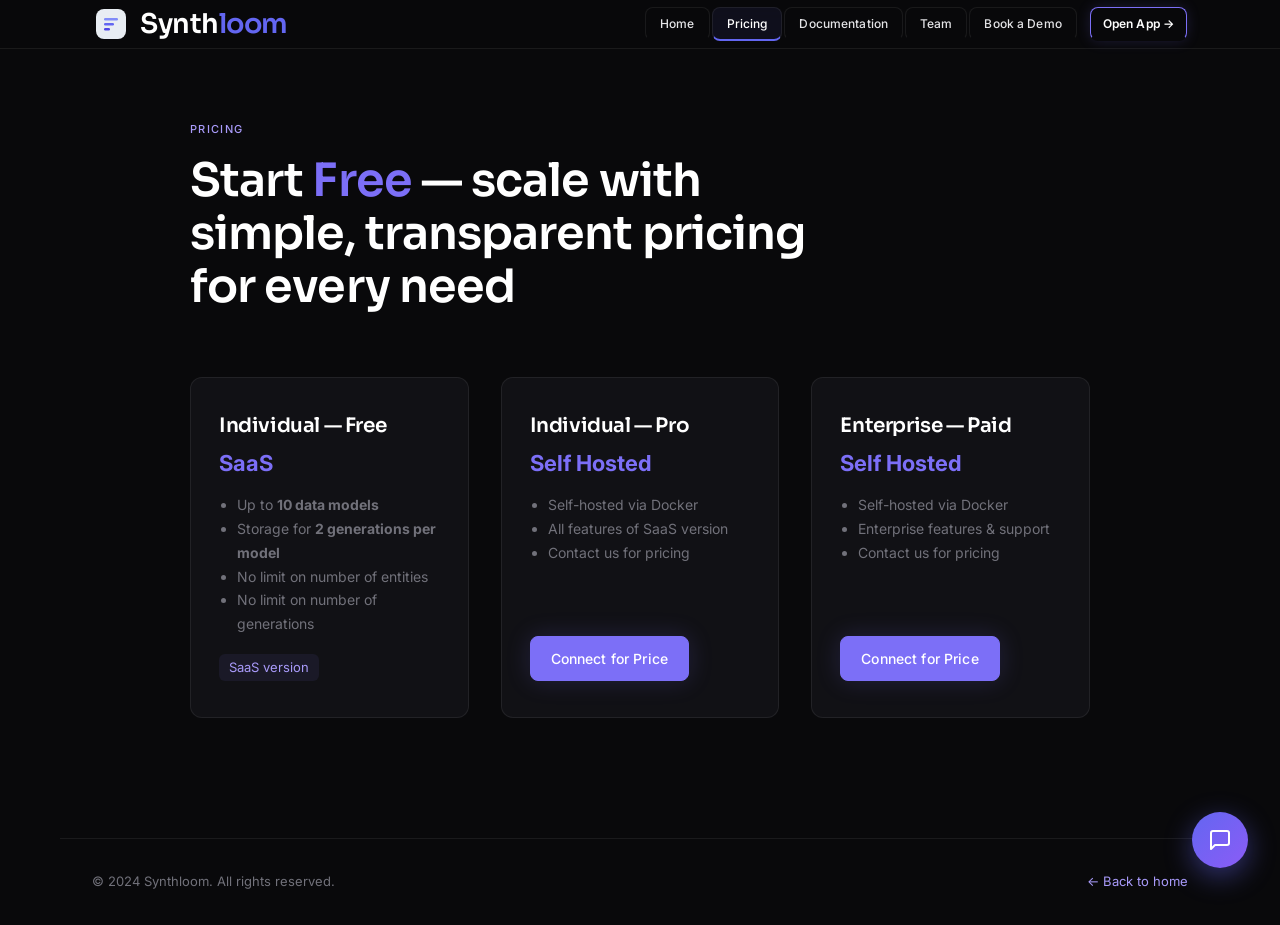
<file: pricing.html>
<!DOCTYPE html>
<html lang="en">
<head>
  <meta charset="UTF-8" />
  <meta name="viewport" content="width=device-width, initial-scale=1.0" />
  <title>Pricing — Synthloom</title>
  <link rel="preconnect" href="https://fonts.googleapis.com" />
  <link rel="preconnect" href="https://fonts.gstatic.com" crossorigin />
  <link href="https://fonts.googleapis.com/css2?family=Inter:wght@300;400;500;600&family=Sora:wght@300;400;600;700&display=swap" rel="stylesheet" />
  <link rel="stylesheet" href="styles.css" />
</head>
<body>
  <!-- NAV -->
  <nav class="nav">
    <div class="nav-inner">
      <a href="index.html" class="logo" style="display:flex;align-items:center;gap:10px;text-decoration:none;">
        <span class="brand-icon" style="display:inline-flex;align-items:center;">
          <svg width="38" height="38" viewBox="0 0 38 38" fill="none">
            <rect x="4" y="4" width="30" height="30" rx="8" fill="#E8EDF3"/>
            <rect x="12" y="13" width="14" height="2.5" rx="1.25" fill="#818cf8"/>
            <rect x="12" y="18" width="10" height="2.5" rx="1.25" fill="#6366f1"/>
            <rect x="12" y="23" width="6" height="2.5" rx="1.25" fill="#4f46e5"/>
          </svg>
        </span>
        <span class="brand-name" style="font-family:var(--font-display);font-size:1.7rem;font-weight:600;letter-spacing:-0.5px;">
          <span style="color:#fff;">Synth</span><em class="brand-accent" style="font-style:normal;color:#6366f1;">loom</em>
        </span>
      </a>
      <div class="nav-right" style="gap:0;">
        <a href="index.html" class="btn btn--ghost btn--nav nav-link-home">Home</a>
        <a href="pricing.html" class="btn btn--ghost btn--nav nav-link-pricing nav-link-active">Pricing</a>
        <a href="docs.html" class="btn btn--ghost btn--nav nav-link-docs">Documentation</a>
        <a href="team.html" class="btn btn--ghost btn--nav nav-link-team">Team</a>
        <a href="index.html#book-demo" class="btn btn--ghost btn--nav nav-link-demo">Book a Demo</a>
        <a href="https://app.synthloom.atanuconsulting.in/" target="_blank" rel="noopener" class="btn btn--nav btn--nav-open">Open App &rarr;</a>
      </div>
    </div>
  </nav>
  <style>
    .nav-right .btn.btn--nav {
      border-radius: 8px;
      border-bottom: 2px solid transparent;
      margin: 0 1px;
      font-weight: 500;
      position: relative;
      background: transparent;
      transition: all 0.2s;
    }
    .nav-right .btn.btn--nav.nav-link-active,
    .nav-right .btn.btn--nav.active {
      border-bottom: 2px solid #6366f1;
      color: #fff;
      background: rgba(99,102,241,0.08);
      z-index: 2;
    }
    .nav-right .btn.btn--nav:hover {
      color: #a89af9;
    }
    .nav-right .btn.btn--nav-open {
      margin-left: 12px;
      border-radius: 8px;
      font-weight: 600;
      padding: 6px 12px;
    }
  </style>
  <script>
    // Fluid underline highlight for nav
    (function() {
      var path = window.location.pathname;
      var home = document.querySelector('.nav-link-home');
      var docs = document.querySelector('.nav-link-docs');
      var team = document.querySelector('.nav-link-team');
      var pricing = document.querySelector('.nav-link-pricing');
      if (path.includes('pricing.html')) {
        pricing && pricing.classList.add('nav-link-active');
        home && home.classList.remove('nav-link-active');
        docs && docs.classList.remove('nav-link-active');
        team && team.classList.remove('nav-link-active');
      } else if (path.includes('team.html')) {
        team && team.classList.add('nav-link-active');
        home && home.classList.remove('nav-link-active');
        docs && docs.classList.remove('nav-link-active');
        pricing && pricing.classList.remove('nav-link-active');
      } else if (path.includes('docs.html')) {
        docs && docs.classList.add('nav-link-active');
        home && home.classList.remove('nav-link-active');
        team && team.classList.remove('nav-link-active');
        pricing && pricing.classList.remove('nav-link-active');
      } else {
        home && home.classList.add('nav-link-active');
        docs && docs.classList.remove('nav-link-active');
        team && team.classList.remove('nav-link-active');
        pricing && pricing.classList.remove('nav-link-active');
      }
    })();
  </script>
  <section class="section" id="pricing">
    <div style="max-width: 900px; margin: 0 auto;">
      <div class="section-label">Pricing</div>
      <h2 class="section-title">Start <span style="color:var(--accent);">Free</span> — scale with simple, transparent pricing for every need</h2>
      <div class="pricing-grid" style="display:grid;grid-template-columns:repeat(auto-fit,minmax(260px,1fr));gap:32px;margin-top:48px;">
        <div class="pricing-card" style="background:var(--surface);border:1px solid var(--border);border-radius:var(--radius);padding:36px 28px;display:flex;flex-direction:column;align-items:flex-start;">
          <h3 style="font-size:20px;font-family:var(--font-display);color:#fff;margin-bottom:8px;">Individual — Free</h3>
          <div style="display:flex;align-items:center;gap:18px;margin-bottom:12px;">
            <span style="font-size:22px;font-weight:700;color:var(--accent);">SaaS</span>
          </div>
          <ul style="font-size:14px;color:var(--muted);margin-bottom:18px;line-height:1.7;padding-left:18px;">
            <li>Up to <strong>10 data models</strong></li>
            <li>Storage for <strong>2 generations per model</strong></li>
            <li>No limit on number of entities</li>
            <li>No limit on number of generations</li>
          </ul>
          <span style="font-size:13px;color:var(--accent-light);background:rgba(124,111,247,0.08);border-radius:6px;padding:3px 10px;">SaaS version</span>
        </div>
        <div class="pricing-card" style="background:var(--surface);border:1px solid var(--border);border-radius:var(--radius);padding:36px 28px;display:flex;flex-direction:column;align-items:flex-start;">
          <h3 style="font-size:20px;font-family:var(--font-display);color:#fff;margin-bottom:8px;">Individual — Pro</h3>
          <div style="display:flex;align-items:center;gap:18px;margin-bottom:12px;">
            <span style="font-size:22px;font-weight:700;color:var(--accent);">Self Hosted</span>
          </div>
          <ul style="font-size:14px;color:var(--muted);margin-bottom:18px;line-height:1.7;padding-left:18px;">
            <li>Self-hosted via Docker</li>
            <li>All features of SaaS version</li>
            <li>Contact us for pricing</li>
          </ul>
          <a href="index.html#book-demo" class="btn btn--primary" style="margin-top:auto;">Connect for Price</a>
        </div>
        <div class="pricing-card" style="background:var(--surface);border:1px solid var(--border);border-radius:var(--radius);padding:36px 28px;display:flex;flex-direction:column;align-items:flex-start;">
          <h3 style="font-size:20px;font-family:var(--font-display);color:#fff;margin-bottom:8px;">Enterprise — Paid</h3>
          <div style="display:flex;align-items:center;gap:18px;margin-bottom:12px;">
            <span style="font-size:22px;font-weight:700;color:var(--accent);">Self Hosted</span>
          </div>
          <ul style="font-size:14px;color:var(--muted);margin-bottom:18px;line-height:1.7;padding-left:18px;">
            <li>Self-hosted via Docker</li>
            <li>Enterprise features & support</li>
            <li>Contact us for pricing</li>
          </ul>
          <a href="index.html#book-demo" class="btn btn--primary" style="margin-top:auto;">Connect for Price</a>
        </div>
      </div>
    </div>
  </section>
  <footer class="footer">
    <div class="footer-copy">&copy; 2024 Synthloom. All rights reserved.</div>
    <div style="font-size:13px;color:var(--muted);"><a href="index.html" style="color:var(--accent-light);text-decoration:none;transition:color 0.2s;">← Back to home</a></div>
  </footer>

  <!-- CHAT BUBBLE -->
  <button class="chat-toggle-btn" id="chat-toggle" title="Open chat">
    <svg width="24" height="24" viewBox="0 0 24 24" fill="none" stroke="currentColor" stroke-width="2" stroke-linecap="round" stroke-linejoin="round">
      <path d="M21 15a2 2 0 0 1-2 2H7l-4 4V5a2 2 0 0 1 2-2h14a2 2 0 0 1 2 2z"></path>
    </svg>
  </button>

  <div class="chat-bubble-container" id="chat-bubble">
    <div class="chat-bubble-header">
      <span class="chat-status-dot"></span>
      <span class="chat-bubble-title">Synthloom</span>
      <button class="chat-close" id="close-chat" title="Close chat">
        <svg width="20" height="20" viewBox="0 0 20 20" fill="currentColor"><path fill-rule="evenodd" d="M4.293 4.293a1 1 0 011.414 0L10 8.586l4.293-4.293a1 1 0 111.414 1.414L11.414 10l4.293 4.293a1 1 0 01-1.414 1.414L10 11.414l-4.293 4.293a1 1 0 01-1.414-1.414L8.586 10 4.293 5.707a1 1 0 010-1.414z" clip-rule="evenodd"/></svg>
      </button>
    </div>
    <div class="chat-messages" id="chat-messages"></div>
    <div class="chat-input-area">
      <input type="text" id="chat-input" placeholder="Ask me anything..." class="chat-input" />
      <button id="send-chat" class="chat-send-btn" title="Send">
        <svg width="18" height="18" viewBox="0 0 24 24" fill="none" stroke="currentColor" stroke-width="2" stroke-linecap="round" stroke-linejoin="round">
          <line x1="22" y1="2" x2="11" y2="13"></line>
          <polygon points="22 2 15 22 11 13 2 9 22 2"></polygon>
        </svg>
      </button>
    </div>
  </div>

  <script src="chatbot.js"></script>
</body>
</html>
</file>
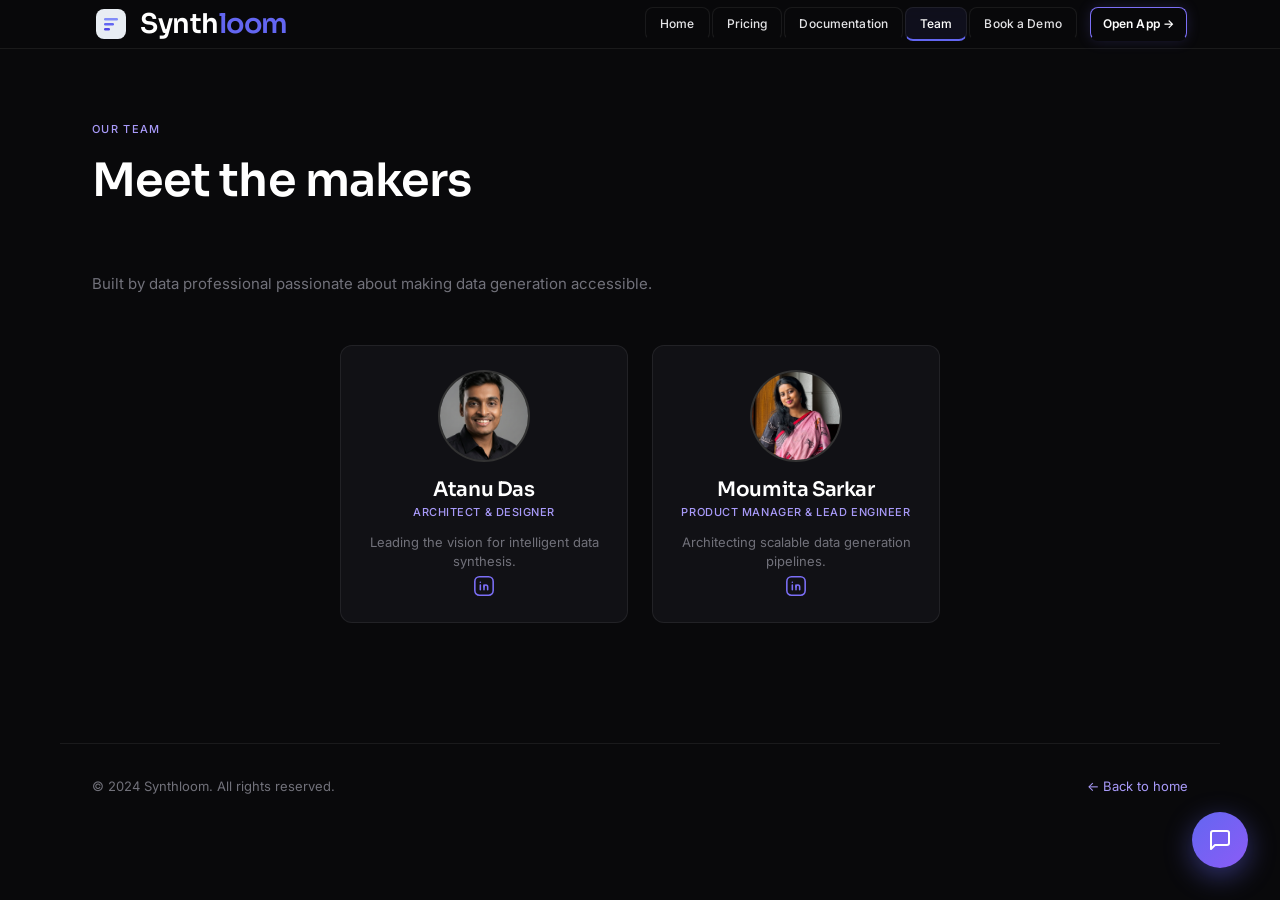
<file: team.html>
<!DOCTYPE html>
<html lang="en">
<head>
  <meta charset="UTF-8" />
  <meta name="viewport" content="width=device-width, initial-scale=1.0" />
  <title>Our Team — Synthloom</title>
  <link rel="preconnect" href="https://fonts.googleapis.com" />
  <link rel="preconnect" href="https://fonts.gstatic.com" crossorigin />
  <link href="https://fonts.googleapis.com/css2?family=Inter:wght@300;400;500;600&family=Sora:wght@300;400;600;700&display=swap" rel="stylesheet" />
  <link rel="stylesheet" href="styles.css" />
</head>
<body>

  <!-- NAV -->
  <nav class="nav">
    <div class="nav-inner">
      <a href="index.html" class="logo" style="display:flex;align-items:center;gap:10px;text-decoration:none;">
        <span class="brand-icon" style="display:inline-flex;align-items:center;">
          <svg width="38" height="38" viewBox="0 0 38 38" fill="none">
            <rect x="4" y="4" width="30" height="30" rx="8" fill="#E8EDF3"/>
            <rect x="12" y="13" width="14" height="2.5" rx="1.25" fill="#818cf8"/>
            <rect x="12" y="18" width="10" height="2.5" rx="1.25" fill="#6366f1"/>
            <rect x="12" y="23" width="6" height="2.5" rx="1.25" fill="#4f46e5"/>
          </svg>
        </span>
        <span class="brand-name" style="font-family:var(--font-display);font-size:1.7rem;font-weight:600;letter-spacing:-0.5px;">
          <span style="color:#fff;">Synth</span><em class="brand-accent" style="font-style:normal;color:#6366f1;">loom</em>
        </span>
      </a>
      <div class="nav-right" style="gap:0;">
        <a href="index.html" class="btn btn--ghost btn--nav nav-link-home">Home</a>
        <a href="pricing.html" class="btn btn--ghost btn--nav nav-link-pricing">Pricing</a>
        <a href="docs.html" class="btn btn--ghost btn--nav nav-link-docs">Documentation</a>
        <a href="team.html" class="btn btn--ghost btn--nav nav-link-team nav-link-active">Team</a>
        <a href="index.html#book-demo" class="btn btn--ghost btn--nav nav-link-demo">Book a Demo</a>
        <a href="https://app.synthloom.atanuconsulting.in/" target="_blank" rel="noopener" class="btn btn--nav btn--nav-open">Open App &rarr;</a>
      </div>
    </div>
  </nav>

  <style>
    .nav-right .btn.btn--nav {
      border-radius: 8px;
      border-bottom: 2px solid transparent;
      margin: 0 1px;
      font-weight: 500;
      position: relative;
      background: transparent;
      transition: all 0.2s;
    }
    .nav-right .btn.btn--nav.nav-link-active,
    .nav-right .btn.btn--nav.active {
      border-bottom: 2px solid #6366f1;
      color: #fff;
      background: rgba(99,102,241,0.08);
      z-index: 2;
    }
    .nav-right .btn.btn--nav:hover {
      color: #a89af9;
    }
    .nav-right .btn.btn--nav-open {
      margin-left: 12px;
      border-radius: 8px;
      font-weight: 600;
      padding: 6px 12px;
    }
  </style>

  <script>
    // Fluid underline highlight for nav
    (function() {
      var path = window.location.pathname;
      var home = document.querySelector('.nav-link-home');
      var docs = document.querySelector('.nav-link-docs');
      var team = document.querySelector('.nav-link-team');
      if (path.includes('team.html')) {
        team && team.classList.add('nav-link-active');
        home && home.classList.remove('nav-link-active');
        docs && docs.classList.remove('nav-link-active');
      } else if (path.includes('docs.html')) {
        docs && docs.classList.add('nav-link-active');
        home && home.classList.remove('nav-link-active');
        team && team.classList.remove('nav-link-active');
      } else {
        home && home.classList.add('nav-link-active');
        docs && docs.classList.remove('nav-link-active');
        team && team.classList.remove('nav-link-active');
      }
    })();
  </script>
  <section class="section" id="team" style="padding: 120px 32px;">
    <div style="max-width: 1160px; margin: 0 auto;">
      <div class="section-label">Our Team</div>
      <h2 class="section-title">Meet the makers</h2>
      <p class="section-subtitle">Built by data professional passionate about making data generation accessible.</p>
      
      <div class="team-grid">
        <div class="team-card">
          <img src="image/Team/Atanu.PNG" alt="Atanu Das" class="team-avatar-photo" style="width:92px;height:92px;border-radius:50%;object-fit:cover;margin-bottom:16px;border:2px solid var(--border);background:#222;" />
          <h3 class="team-name" style="font-size:20px; margin-bottom:2px;">Atanu Das</h3>
          <p class="team-role" style="font-size:11px; margin-bottom:10px;">Architect & Designer</p>
          <p class="team-bio">Leading the vision for intelligent data synthesis.</p>
          <a href="https://www.linkedin.com/in/atanudas/" target="_blank" rel="noopener" class="team-linkedin" title="LinkedIn">
            <svg width="22" height="22" viewBox="0 0 24 24" fill="none" stroke="currentColor" stroke-width="1.7" stroke-linecap="round" stroke-linejoin="round" style="vertical-align:middle; color:#7c6ff7;"><rect x="2" y="2" width="20" height="20" rx="5" fill="none"/><path d="M8 11v5"/><path d="M8 8v.01"/><path d="M12 16v-5"/><path d="M16 16v-3a2 2 0 0 0-4 0"/></svg>
          </a>
        </div>
        
        <div class="team-card">
          <img src="image/Team/Moumita.jpg" alt="Moumita Sarkar" class="team-avatar-photo" style="width:92px;height:92px;border-radius:50%;object-fit:cover;margin-bottom:16px;border:2px solid var(--border);background:#222;" />
          <h3 class="team-name" style="font-size:20px; margin-bottom:2px;">Moumita Sarkar</h3>
          <p class="team-role" style="font-size:11px; margin-bottom:10px;">Product Manager & Lead Engineer</p>
          <p class="team-bio">Architecting scalable data generation pipelines.</p>
          <a href="https://www.linkedin.com/in/moumita-sarkar/" target="_blank" rel="noopener" class="team-linkedin" title="LinkedIn">
            <svg width="22" height="22" viewBox="0 0 24 24" fill="none" stroke="currentColor" stroke-width="1.7" stroke-linecap="round" stroke-linejoin="round" style="vertical-align:middle; color:#7c6ff7;"><rect x="2" y="2" width="20" height="20" rx="5" fill="none"/><path d="M8 11v5"/><path d="M8 8v.01"/><path d="M12 16v-5"/><path d="M16 16v-3a2 2 0 0 0-4 0"/></svg>
          </a>
        </div>
      </div>
    </div>
  </section>

  <!-- FOOTER -->
  <footer class="footer">
    <div class="footer-copy">&copy; 2024 Synthloom. All rights reserved.</div>
    <div style="font-size:13px;color:var(--muted);"><a href="index.html" style="color:var(--accent-light);text-decoration:none;transition:color 0.2s;">← Back to home</a></div>
  </footer>

  <!-- CHAT BUBBLE -->
  <button class="chat-toggle-btn" id="chat-toggle" title="Open chat">
    <svg width="24" height="24" viewBox="0 0 24 24" fill="none" stroke="currentColor" stroke-width="2" stroke-linecap="round" stroke-linejoin="round">
      <path d="M21 15a2 2 0 0 1-2 2H7l-4 4V5a2 2 0 0 1 2-2h14a2 2 0 0 1 2 2z"></path>
    </svg>
  </button>

  <div class="chat-bubble-container" id="chat-bubble">
    <div class="chat-bubble-header">
      <span class="chat-status-dot"></span>
      <span class="chat-bubble-title">Synthloom</span>
      <button class="chat-close" id="chat-close" title="Close chat">
        <svg width="20" height="20" viewBox="0 0 20 20" fill="currentColor"><path fill-rule="evenodd" d="M4.293 4.293a1 1 0 011.414 0L10 8.586l4.293-4.293a1 1 0 111.414 1.414L11.414 10l4.293 4.293a1 1 0 01-1.414 1.414L10 11.414l-4.293 4.293a1 1 0 01-1.414-1.414L8.586 10 4.293 5.707a1 1 0 010-1.414z" clip-rule="evenodd"/></svg>
      </button>
    </div>
    <div class="chat-messages" id="chat-messages"></div>
    <div class="chat-input-area">
      <input type="text" id="chat-input" placeholder="Ask me anything..." class="chat-input" />
      <button id="chat-send" class="chat-send-btn" title="Send">
        <svg width="18" height="18" viewBox="0 0 24 24" fill="none" stroke="currentColor" stroke-width="2" stroke-linecap="round" stroke-linejoin="round">
          <line x1="22" y1="2" x2="11" y2="13"></line>
          <polygon points="22 2 15 22 11 13 2 9 22 2"></polygon>
        </svg>
      </button>
    </div>
  </div>

  <script src="chatbot.js"></script>
</body>
</html>
</file>
<file: styles.css>
/* ============================================================
   Synthloom — Marketing Site Stylesheet
   Palette: Near-black / off-white / electric indigo accent
   ============================================================ */

*, *::before, *::after {
  box-sizing: border-box;
  margin: 0;
  padding: 0;
}

:root {
  --bg: #09090b;
  --surface: #111115;
  --surface-alt: #0f0f12;
  --border: rgba(255, 255, 255, 0.07);
  --text: #e4e4e7;
  --muted: #71717a;
  --accent: #7c6ff7;
  --accent-light: #a89af9;
  --accent-glow: rgba(124, 111, 247, 0.18);

  --font-sans: 'Inter', system-ui, sans-serif;
  --font-display: 'Sora', 'Inter', system-ui, sans-serif;

  --radius: 12px;
  --radius-sm: 8px;

  --section-py: 120px;
  --max-w: 1160px;
}

html {
  scroll-behavior: smooth;
}

body {
  background: var(--bg);
  color: var(--text);
  font-family: var(--font-sans);
  font-size: 16px;
  line-height: 1.65;
  -webkit-font-smoothing: antialiased;
}

/* ── TYPOGRAPHY ─────────────────────────────────────────── */

h1, h2, h3, h4 {
  font-family: var(--font-display);
  font-weight: 600;
  letter-spacing: -0.02em;
  line-height: 1.15;
}

p {
  color: var(--muted);
  line-height: 1.75;
}

a {
  color: inherit;
  text-decoration: none;
}

/* ── BUTTONS ─────────────────────────────────────────────── */

.btn {
  display: inline-flex;
  align-items: center;
  gap: 6px;
  font-family: var(--font-sans);
  font-size: 14px;
  font-weight: 500;
  letter-spacing: 0.01em;
  border-radius: var(--radius-sm);
  padding: 10px 20px;
  border: 1px solid transparent;
  cursor: pointer;
  transition: all 0.2s ease;
  white-space: nowrap;
}

.btn--primary {
  background: var(--accent);
  color: #fff;
  border-color: var(--accent);
  box-shadow: 0 0 24px var(--accent-glow);
}

.btn--primary:hover {
  background: var(--accent-light);
  border-color: var(--accent-light);
  box-shadow: 0 0 36px rgba(168, 154, 249, 0.3);
  transform: translateY(-1px);
}

.btn--ghost {
  background: transparent;
  color: var(--text);
  border-color: var(--border);
}

.btn--ghost:hover {
  border-color: rgba(255, 255, 255, 0.18);
  background: rgba(255, 255, 255, 0.04);
}

.btn--nav {
  background: transparent;
  color: var(--text);
  border-color: var(--border);
  padding: 6px 14px;
  font-size: 12px;
}

.btn--nav:hover {
  background: rgba(255, 255, 255, 0.05);
  border-color: rgba(255, 255, 255, 0.15);
}

.btn--nav-demo {
  color: #a78bfa;
  border-color: rgba(167, 139, 250, 0.4);
  background: rgba(167, 139, 250, 0.07);
}

.btn--nav-demo:hover {
  background: rgba(167, 139, 250, 0.15);
  border-color: rgba(167, 139, 250, 0.7);
  box-shadow: 0 0 14px rgba(167, 139, 250, 0.25);
}

.btn--nav-open {
  color: #fff;
  background: var(--accent);
  border-color: var(--accent);
  box-shadow: 0 0 14px var(--accent-glow);
}

.btn--nav-open:hover {
  background: var(--accent-light);
  border-color: var(--accent-light);
  box-shadow: 0 0 22px rgba(168, 154, 249, 0.4);
  transform: translateY(-1px);
}

.btn--large {
  font-size: 16px;
  padding: 14px 32px;
}

/* ── NAV ─────────────────────────────────────────────────── */

.nav {
  position: fixed;
  top: 0;
  left: 0;
  right: 0;
  z-index: 100;
  border-bottom: 1px solid var(--border);
  backdrop-filter: blur(16px);
  -webkit-backdrop-filter: blur(16px);
  background: rgba(9, 9, 11, 0.8);
}

.nav-inner {
  max-width: var(--max-w);
  margin: 0 auto;
  padding: 0 32px;
  height: 48px;
  display: flex;
  align-items: center;
  justify-content: space-between;
}

.nav-right {
  display: flex;
  align-items: center;
  gap: 4px;
}

/* ── DOCS BANNER ─────────────────────────────────────────── */

.docs-banner {
  border-top: 1px solid var(--border);
  border-bottom: 1px solid var(--border);
  background: linear-gradient(135deg, rgba(124,111,247,0.06) 0%, transparent 60%);
}

.docs-banner-inner {
  max-width: var(--max-w);
  margin: 0 auto;
  padding: 48px 32px;
  display: flex;
  align-items: center;
  justify-content: space-between;
  gap: 40px;
}

.docs-banner-label {
  font-size: 11px;
  font-weight: 500;
  letter-spacing: 0.1em;
  text-transform: uppercase;
  color: var(--accent-light);
  margin-bottom: 8px;
}

.docs-banner-title {
  font-family: var(--font-display);
  font-size: 22px;
  font-weight: 600;
  color: #fff;
  letter-spacing: -0.02em;
  margin-bottom: 8px;
}

.docs-banner-sub {
  font-size: 14px;
  color: var(--muted);
  max-width: 540px;
  line-height: 1.7;
  margin: 0;
}

/* ── DEMO / BOOK A CALL SECTION ──────────────────────────── */

.demo-section {
  border-top: 1px solid var(--border);
  background: linear-gradient(160deg, rgba(124,111,247,0.07) 0%, transparent 55%);
}

.demo-inner {
  max-width: var(--max-w);
  margin: 0 auto;
  padding: 0 32px;
  display: grid;
  grid-template-columns: 1fr 1.25fr;
  gap: 64px;
  align-items: start;
}

.demo-copy {
  padding-top: 16px;
}

.demo-sub {
  font-size: 16px;
  color: var(--muted);
  line-height: 1.75;
  margin-top: 20px;
  margin-bottom: 32px;
  max-width: 420px;
}

.demo-bullets {
  list-style: none;
  display: flex;
  flex-direction: column;
  gap: 14px;
}

.demo-bullets li {
  display: flex;
  align-items: flex-start;
  gap: 10px;
  font-size: 14px;
  color: var(--text);
  line-height: 1.55;
}

.demo-bullets li svg {
  width: 17px;
  height: 17px;
  flex-shrink: 0;
  margin-top: 1px;
  color: var(--accent);
}

.demo-calendly {
  border: 1px solid var(--border);
  border-radius: var(--radius);
  overflow: hidden;
  background: var(--surface);
}

/* ── Step 1: name/email capture ── */
.demo-prefill {
  padding: 40px 36px;
  display: flex;
  flex-direction: column;
  gap: 20px;
}

.demo-prefill-heading {
  font-family: var(--font-display);
  font-size: 18px;
  font-weight: 600;
  color: #fff;
  margin: 0;
  line-height: 1.3;
}

.demo-prefill-fields {
  display: flex;
  flex-direction: column;
  gap: 12px;
}

.demo-prefill-fields input {
  background: var(--bg);
  border: 1px solid var(--border);
  border-radius: var(--radius-sm);
  color: var(--text);
  font-family: var(--font-sans);
  font-size: 15px;
  padding: 12px 16px;
  width: 100%;
  outline: none;
  transition: border-color 0.2s;
}

.demo-prefill-fields input::placeholder {
  color: var(--muted);
}

.demo-prefill-fields input:focus {
  border-color: var(--accent);
}

.demo-prefill-btn {
  align-self: flex-start;
}

.demo-prefill-note {
  font-size: 12px;
  color: var(--muted);
  margin: 0;
  line-height: 1.5;
}

.demo-prefill-note em {
  color: var(--accent-light);
  font-style: normal;
}

/* ── Step 2: Calendly widget ── */
.demo-calendly-widget {
  display: none;
  width: 100%;
}

.demo-calendly-widget .calendly-inline-widget,
.demo-calendly-widget iframe {
  width: 100%;
  min-width: 0 !important;
  height: auto !important;
  min-height: 630px;
}

@media (max-width: 900px) {
  .demo-inner {
    grid-template-columns: 1fr;
    gap: 40px;
  }
}

/* ── FOOTER LINKS ────────────────────────────────────────── */

.footer-links {
  display: flex;
  gap: 20px;
}

.footer-links a {
  font-size: 13px;
  color: var(--muted);
  transition: color 0.15s;
}

.footer-links a:hover {
  color: var(--text);
}

/* ── HERO ─────────────────────────────────────────────────── */

.hero {
  min-height: 100vh;
  display: flex;
  flex-direction: column;
  align-items: center;
  justify-content: center;
  text-align: center;
  padding: 120px 32px 80px;
  position: relative;
  overflow: hidden;
}

/* Subtle radial glow behind hero */
.hero::before {
  content: '';
  position: absolute;
  top: 30%;
  left: 50%;
  transform: translate(-50%, -50%);
  width: 700px;
  height: 500px;
  background: radial-gradient(ellipse at center, rgba(124, 111, 247, 0.12) 0%, transparent 70%);
  pointer-events: none;
}

/* Fine dot-grid texture */
.hero::after {
  content: '';
  position: absolute;
  inset: 0;
  background-image: radial-gradient(rgba(255,255,255,0.04) 1px, transparent 1px);
  background-size: 28px 28px;
  pointer-events: none;
  mask-image: radial-gradient(ellipse 80% 60% at 50% 50%, black 30%, transparent 100%);
}

.hero-badge {
  display: inline-block;
  font-size: 12px;
  font-weight: 500;
  letter-spacing: 0.08em;
  text-transform: uppercase;
  color: var(--accent-light);
  border: 1px solid rgba(124, 111, 247, 0.3);
  background: rgba(124, 111, 247, 0.08);
  padding: 6px 16px;
  border-radius: 100px;
  margin-bottom: 32px;
  position: relative;
  z-index: 1;
}

.hero-badge-dot {
  display: inline-block;
  width: 8px;
  height: 8px;
  border-radius: 50%;
  background: #22c55e;
  box-shadow: 0 0 6px 2px rgba(34, 197, 94, 0.7), 0 0 12px 4px rgba(34, 197, 94, 0.35);
  margin-right: 8px;
  vertical-align: middle;
  animation: dot-pulse 2s ease-in-out infinite;
}

@keyframes dot-pulse {
  0%, 100% { box-shadow: 0 0 6px 2px rgba(34, 197, 94, 0.7), 0 0 12px 4px rgba(34, 197, 94, 0.35); }
  50% { box-shadow: 0 0 10px 4px rgba(34, 197, 94, 0.9), 0 0 20px 8px rgba(34, 197, 94, 0.5); }
}

.hero-title {
  font-size: clamp(42px, 7vw, 80px);
  font-weight: 700;
  color: #fff;
  max-width: 820px;
  position: relative;
  z-index: 1;
  margin-bottom: 24px;
}

.accent {
  color: var(--accent-light);
}

.hero-sub {
  font-size: 18px;
  color: var(--muted);
  max-width: 600px;
  line-height: 1.75;
  position: relative;
  z-index: 1;
  margin-bottom: 40px;
}

.hero-actions {
  display: flex;
  align-items: center;
  gap: 12px;
  position: relative;
  z-index: 1;
  margin-bottom: 72px;
}

.hero-stat-row {
  display: flex;
  align-items: center;
  gap: 0;
  border: 1px solid var(--border);
  border-radius: var(--radius);
  background: rgba(255, 255, 255, 0.025);
  backdrop-filter: blur(8px);
  padding: 24px 40px;
  position: relative;
  z-index: 1;
}

.stat {
  display: flex;
  flex-direction: column;
  align-items: center;
  padding: 0 36px;
}

.stat-value {
  font-family: var(--font-display);
  font-size: 32px;
  font-weight: 700;
  color: #fff;
  letter-spacing: -0.03em;
  line-height: 1;
}

.stat-label {
  font-size: 12px;
  color: var(--muted);
  margin-top: 6px;
  text-transform: uppercase;
  letter-spacing: 0.06em;
}

.stat-divider {
  width: 1px;
  height: 40px;
  background: var(--border);
  flex-shrink: 0;
}

/* ── SECTIONS ─────────────────────────────────────────────── */

.section {
  padding: var(--section-py) 32px;
  max-width: var(--max-w);
  margin: 0 auto;
}

.section--alt {
  max-width: 100%;
  background: var(--surface-alt);
  border-top: 1px solid var(--border);
  border-bottom: 1px solid var(--border);
  padding: var(--section-py) 32px;
}

.section--alt > * {
  max-width: var(--max-w);
  margin-left: auto;
  margin-right: auto;
}

.section-label {
  font-size: 11px;
  font-weight: 500;
  letter-spacing: 0.12em;
  text-transform: uppercase;
  color: var(--accent-light);
  margin-bottom: 16px;
}

.section-title {
  font-size: clamp(28px, 4vw, 46px);
  color: #fff;
  max-width: 640px;
  margin-bottom: 64px;
}

/* ── FEATURES GRID ───────────────────────────────────────── */

.features-grid {
  display: grid;
  grid-template-columns: repeat(3, 1fr);
  gap: 2px;
  border: 1px solid var(--border);
  border-radius: var(--radius);
  overflow: hidden;
}

.feature-card {
  background: var(--surface);
  padding: 36px 32px;
  transition: background 0.2s ease;
  position: relative;
  overflow: hidden;
}

.feature-card::before {
  content: '';
  position: absolute;
  inset: 0;
  background: var(--accent-glow);
  opacity: 0;
  transition: opacity 0.3s ease;
}

.feature-card:hover::before {
  opacity: 1;
}

.feature-card--wide {
  grid-column: span 2;
}

.feature-icon {
  width: 40px;
  height: 40px;
  color: var(--accent-light);
  margin-bottom: 20px;
}

.feature-icon svg {
  width: 100%;
  height: 100%;
}

.feature-card h3 {
  font-size: 17px;
  font-weight: 600;
  color: #fff;
  margin-bottom: 10px;
  position: relative;
  z-index: 1;
}

.feature-card p {
  font-size: 14px;
  color: var(--muted);
  line-height: 1.7;
  position: relative;
  z-index: 1;
}

/* ── PLATFORM GRID ───────────────────────────────────────── */

.platform-grid {
  display: grid;
  grid-template-columns: repeat(3, 1fr);
  gap: 32px;
  max-width: var(--max-w);
  margin: 0 auto;
}

.platform-block {
  padding: 32px;
  border: 1px solid var(--border);
  border-radius: var(--radius);
  background: var(--surface);
}

.platform-block-title {
  font-size: 15px;
  font-weight: 600;
  color: var(--accent-light);
  margin-bottom: 20px;
  letter-spacing: -0.01em;
}

.platform-list {
  list-style: none;
  display: flex;
  flex-direction: column;
  gap: 12px;
}

.platform-list li {
  font-size: 14px;
  color: var(--muted);
  padding-left: 20px;
  position: relative;
  line-height: 1.5;
}

.platform-list li::before {
  content: '';
  position: absolute;
  left: 0;
  top: 7px;
  width: 6px;
  height: 6px;
  border-radius: 50%;
  background: var(--accent);
  opacity: 0.6;
}

/* ── PIPELINE ────────────────────────────────────────────── */
.info-tooltip {
  position: relative;
  display: inline-block;
  cursor: pointer;
  margin-left: 4px;
  font-size: 13px;
  vertical-align: middle;
}

.info-tooltip .tooltip-text {
  visibility: hidden;
  width: 220px;
  background: var(--surface-alt);
  color: var(--text);
  text-align: left;
  border-radius: var(--radius-sm);
  padding: 10px 14px;
  position: absolute;
  z-index: 10;
  bottom: 125%;
  left: 50%;
  transform: translateX(-50%);
  opacity: 0;
  transition: opacity 0.2s;
  box-shadow: 0 4px 24px rgba(0,0,0,0.18);
  font-size: 12px;
  line-height: 1.5;
  pointer-events: none;
}

.info-tooltip:hover .tooltip-text,
.info-tooltip:focus .tooltip-text {
  visibility: visible;
  opacity: 1;
  pointer-events: auto;
}

.pipeline {
  display: flex;
  align-items: stretch;
  gap: 0;
  overflow-x: visible;
  padding-bottom: 8px;
}


.pipeline-step {
  flex: 1 1 0;
  min-width: 0;
  display: flex;
  flex-direction: column;
  align-items: center;
  justify-content: flex-start;
  padding: 24px 16px;
  border: 1px solid var(--border);
  border-radius: var(--radius);
  background: var(--surface);
  transition: border-color 0.2s;
  box-sizing: border-box;
  text-align: center;
  height: 100%;
  min-height: 260px;
  max-width: 200px;
  margin: 0 8px;
}

.pipeline-step .step-body {
  flex: 1 1 auto;
  display: flex;
  flex-direction: column;
  justify-content: flex-start;
}
}

.pipeline {
  align-items: stretch;
}
}

.pipeline-step .step-body h4 {
  font-size: 15px;
  margin-bottom: 6px;
}

.pipeline-step .step-body p {
  font-size: 12px;
  color: var(--muted);
  margin-bottom: 0;
  margin-top: 0;
}

.pipeline-step:hover {
  border-color: rgba(124, 111, 247, 0.4);
}

.step-num {
  font-family: var(--font-display);
  font-size: 11px;
  font-weight: 600;
  letter-spacing: 0.1em;
  color: var(--accent);
  margin-bottom: 12px;
}

.step-body h4 {
  font-size: 14px;
  font-weight: 600;
  color: #fff;
  margin-bottom: 8px;
}

.step-body p {
  font-size: 13px;
  color: var(--muted);
  line-height: 1.6;
}

.pipeline-arrow {
  flex-shrink: 0;
  align-self: center;
  display: flex;
  align-items: center;
  padding: 0 6px;
  color: var(--muted);
  font-size: 18px;
}

/* ── CTA SECTION ─────────────────────────────────────────── */

.cta-section {
  text-align: center;
  padding: var(--section-py) 32px;
  position: relative;
  overflow: hidden;
}

.cta-section::before {
  content: '';
  position: absolute;
  top: 50%;
  left: 50%;
  transform: translate(-50%, -50%);
  width: 600px;
  height: 400px;
  background: radial-gradient(ellipse at center, rgba(124, 111, 247, 0.1) 0%, transparent 70%);
  pointer-events: none;
}

.cta-title {
  font-size: clamp(32px, 5vw, 56px);
  color: #fff;
  margin-bottom: 16px;
  position: relative;
  z-index: 1;
}

.cta-sub {
  font-size: 17px;
  color: var(--muted);
  margin-bottom: 40px;
  position: relative;
  z-index: 1;
}

/* ── FOOTER ──────────────────────────────────────────────── */

.footer {
  border-top: 1px solid var(--border);
  padding: 32px;
  display: flex;
  align-items: center;
  justify-content: space-between;
  max-width: var(--max-w);
  margin: 0 auto;
}

.footer-copy {
  font-size: 13px;
  color: var(--muted);
}

/* ── RESPONSIVE ──────────────────────────────────────────── */

@media (max-width: 1024px) {
  .features-grid {
    grid-template-columns: repeat(2, 1fr);
  }
  .feature-card--wide {
    grid-column: span 2;
  }
  .platform-grid {
    grid-template-columns: repeat(2, 1fr);
  }
  .team-grid {
    grid-template-columns: repeat(2, 1fr);
  }
}

@media (max-width: 768px) {
  :root {
    --section-py: 80px;
  }

  .hero-stat-row {
    flex-wrap: wrap;
    gap: 24px;
    padding: 20px 24px;
  }

  .stat-divider {
    display: none;
  }

  .stat {
    padding: 0 12px;
  }

  .features-grid {
    grid-template-columns: 1fr;
  }

  .feature-card--wide {
    grid-column: span 1;
  }

  .platform-grid {
    grid-template-columns: 1fr;
  }

  .team-grid {
    grid-template-columns: 1fr;
  }

  .pipeline {
    flex-direction: column;
    gap: 8px;
  }

  .pipeline-arrow {
    transform: rotate(90deg);
    margin: 0 auto;
    margin-top: 0;
    padding: 4px 0;
  }

  .pipeline-step {
    min-width: unset;
    width: 100%;
  }

  .footer {
    flex-direction: column;
    gap: 12px;
    text-align: center;
  }
}

/* ── SCROLL-IN ANIMATION ─────────────────────────────────── */

.fade-up {
  opacity: 0;
  transform: translateY(24px);
  transition: opacity 0.6s ease, transform 0.6s ease;
}

.fade-up.visible {
  opacity: 1;
  transform: translateY(0);
}

/* ── TEAM SECTION ────────────────────────────────────────── */

.section-subtitle {
  font-size: 15px;
  color: var(--muted);
  margin-bottom: 48px;
  max-width: 640px;
}

.team-grid {
  display: grid;
  grid-template-columns: repeat(2, 1fr);
  gap: 24px;
  margin-top: 32px;
  max-width: 600px;
  margin-left: auto;
  margin-right: auto;
}

.team-card {
  display: flex;
  flex-direction: column;
  align-items: center;
  text-align: center;
  padding: 24px 16px;
  border: 1px solid var(--border);
  border-radius: var(--radius);
  background: var(--surface);
  transition: all 0.3s ease;
  min-width: 0;
}

.team-card:hover {
  border-color: rgba(124, 111, 247, 0.4);
  background: var(--surface-alt);
  transform: translateY(-2px);
  box-shadow: 0 6px 24px rgba(124, 111, 247, 0.10);
}

.team-avatar-placeholder {
  width: 64px;
  height: 64px;
  border-radius: 50%;
  background: var(--accent-glow);
  display: flex;
  align-items: center;
  justify-content: center;
  font-size: 28px;
  margin-bottom: 14px;
  border: 2px solid var(--border);
}

.team-name {
  font-family: var(--font-display);
  font-size: 15px;
  font-weight: 600;
  color: #fff;
  margin-bottom: 4px;
}

.team-role {
  font-size: 12px;
  font-weight: 500;
  color: var(--accent-light);
  letter-spacing: 0.05em;
  text-transform: uppercase;
  margin-bottom: 8px;
}

.team-bio {
  font-size: 13px;
  color: var(--muted);
  line-height: 1.5;
  margin: 0;
}

/* ── CHAT BUBBLE WIDGET ──────────────────────────────────── */

.chat-toggle-btn {
  position: fixed;
  bottom: 32px;
  right: 32px;
  width: 56px;
  height: 56px;
  border-radius: 50%;
  background: linear-gradient(135deg, #6366f1 0%, #8b5cf6 100%);
  color: white;
  border: none;
  cursor: pointer;
  box-shadow: 0 8px 28px rgba(99, 102, 241, 0.45);
  transition: transform 0.25s ease, box-shadow 0.25s ease;
  z-index: 999;
  display: flex;
  align-items: center;
  justify-content: center;
}

.chat-toggle-btn:hover {
  transform: scale(1.1);
  box-shadow: 0 12px 36px rgba(99, 102, 241, 0.55);
}

.chat-toggle-btn:active {
  transform: scale(0.96);
}

.chat-bubble-container {
  position: fixed;
  bottom: 32px;
  right: 32px;
  width: 392px;
  height: 560px;
  max-height: calc(100vh - 150px);
  background: #0e0e11;
  border: 1px solid rgba(255, 255, 255, 0.07);
  border-radius: 20px;
  display: flex;
  flex-direction: column;
  box-shadow: 0 32px 80px rgba(0, 0, 0, 0.65),
              0 0 0 1px rgba(99, 102, 241, 0.08);
  transform: scale(0.97);
  transition: opacity 0.25s ease, transform 0.3s cubic-bezier(0.16, 1, 0.3, 1);
  z-index: 1000;
  opacity: 0;
  pointer-events: none;
  overflow: hidden;
}

.chat-bubble-container.open {
  transform: scale(1);
  opacity: 1;
  pointer-events: auto;
}

/* Header */
.chat-bubble-header {
  padding: 16px 18px;
  border-bottom: 1px solid rgba(255, 255, 255, 0.06);
  display: flex;
  justify-content: space-between;
  align-items: center;
  background: #13131a;
  flex-shrink: 0;
}

.chat-header-info {
  display: flex;
  align-items: center;
  gap: 10px;
}

.chat-status-dot {
  width: 8px;
  height: 8px;
  border-radius: 50%;
  background: #34d399;
  box-shadow: 0 0 0 3px rgba(52, 211, 153, 0.2);
  flex-shrink: 0;
}

.chat-bubble-header h3 {
  margin: 0;
  font-size: 15px;
  font-weight: 600;
  color: #f4f4f5;
  letter-spacing: -0.2px;
  font-family: var(--font-display);
}

.chat-close {
  background: transparent;
  border: none;
  color: #52525b;
  cursor: pointer;
  width: 32px;
  height: 32px;
  display: flex;
  align-items: center;
  justify-content: center;
  border-radius: 8px;
  transition: background 0.15s, color 0.15s;
  flex-shrink: 0;
}

.chat-close:hover {
  background: rgba(255, 255, 255, 0.06);
  color: #e4e4e7;
}

/* Messages */
.chat-messages {
  flex: 1;
  overflow-y: auto;
  padding: 20px 16px;
  display: flex;
  flex-direction: column;
  gap: 10px;
  background: #0e0e11;
}

.chat-messages::-webkit-scrollbar {
  width: 4px;
}

.chat-messages::-webkit-scrollbar-track {
  background: transparent;
}

.chat-messages::-webkit-scrollbar-thumb {
  background: rgba(255, 255, 255, 0.08);
  border-radius: 2px;
}

.chat-msg {
  padding: 11px 15px;
  border-radius: 14px;
  max-width: 82%;
  word-wrap: break-word;
  font-size: 13.5px;
  line-height: 1.6;
  animation: msgIn 0.22s ease;
}

@keyframes msgIn {
  from { opacity: 0; transform: translateY(8px); }
  to   { opacity: 1; transform: translateY(0); }
}

.chat-msg-user {
  background: #6366f1;
  color: #fff;
  align-self: flex-end;
  border-radius: 14px 14px 4px 14px;
}

.chat-msg-bot {
  background: #1c1c24;
  color: #d4d4d8;
  align-self: flex-start;
  border: 1px solid rgba(255, 255, 255, 0.06);
  border-radius: 14px 14px 14px 4px;
}

/* Suggested questions */
.chat-suggested-questions {
  padding: 12px 14px;
  border-top: 1px solid rgba(255, 255, 255, 0.06);
  display: flex;
  flex-direction: column;
  gap: 8px;
  background: rgba(99, 102, 241, 0.05);
  flex-shrink: 0;
}

.chat-suggested-btn {
  padding: 10px 12px;
  background: rgba(99, 102, 241, 0.1);
  color: #a5b4fc;
  border: 1px solid rgba(99, 102, 241, 0.3);
  border-radius: 8px;
  font-size: 13px;
  cursor: pointer;
  transition: all 0.2s;
  text-align: left;
  font-family: var(--font-sans);
}

.chat-suggested-btn:hover {
  background: rgba(99, 102, 241, 0.2);
  border-color: rgba(99, 102, 241, 0.5);
  color: #e0e7ff;
}

.chat-suggested-btn:active {
  transform: scale(0.98);
}

/* Input area */
.chat-input-area {
  padding: 14px 16px;
  border-top: 1px solid rgba(255, 255, 255, 0.06);
  display: flex;
  gap: 8px;
  align-items: center;
  background: #13131a;
  flex-shrink: 0;
}

.chat-input-area input {
  flex: 1;
  padding: 10px 14px;
  background: #1c1c24;
  border: 1px solid rgba(255, 255, 255, 0.08);
  border-radius: 10px;
  color: #f4f4f5;
  font-size: 13.5px;
  font-family: var(--font-sans);
  transition: border-color 0.2s, box-shadow 0.2s;
}

.chat-input-area input:focus {
  outline: none;
  border-color: rgba(99, 102, 241, 0.5);
  box-shadow: 0 0 0 3px rgba(99, 102, 241, 0.1);
}

.chat-input-area input::placeholder {
  color: #52525b;
}

.chat-input-area button {
  width: 38px;
  height: 38px;
  padding: 0;
  background: #6366f1;
  color: white;
  border: none;
  border-radius: 10px;
  cursor: pointer;
  display: flex;
  align-items: center;
  justify-content: center;
  transition: background 0.2s, transform 0.15s;
  flex-shrink: 0;
}

.chat-input-area button:hover {
  background: #4f46e5;
  transform: translateY(-1px);
}

.chat-input-area button:active {
  transform: translateY(0);
}

/* Responsive */
@media (max-width: 768px) {
  .chat-bubble-container {
    width: 360px;
    height: 520px;
    bottom: 88px;
    right: 20px;
  }

  .chat-toggle-btn {
    bottom: 20px;
    right: 20px;
  }
}

@media (max-width: 768px) {
  .chat-bubble-container {
    width: calc(100vw - 32px);
    height: calc(100vh - 150px);
    max-height: 520px;
    bottom: 32px;
    right: 16px;
    overflow: hidden;
  }

  .chat-toggle-btn {
    bottom: 20px;
    right: 16px;
  }
}

@media (max-width: 480px) {
  .chat-bubble-container {
    width: calc(100vw - 24px);
    height: calc(100vh - 140px);
    max-height: 450px;
    bottom: 32px;
    right: 12px;
    overflow: hidden;
  }

  .chat-toggle-btn {
    bottom: 16px;
    right: 12px;
    width: 52px;
    height: 52px;
  }

  .chat-msg {
    max-width: 88%;
    font-size: 13px;
  }
}
</file>
<file: docs.css>
/* ============================================================
   Synthloom — docs.css
   Docs-specific layout layered on top of styles.css
   ============================================================ */

/* ── BODY OVERRIDE ────────────────────────────────────────── */

.docs-body {
  overflow-x: hidden;
}

/* ── NAV RIGHT ───────────────────────────────────────────── */

.nav-right {
  display: flex;
  align-items: center;
  gap: 8px;
}

/* ── LAYOUT ──────────────────────────────────────────────── */

.docs-layout {
  display: flex;
  padding-top: 60px; /* offset for fixed nav */
  min-height: 100vh;
}

/* ── SIDEBAR ─────────────────────────────────────────────── */

.docs-sidebar {
  width: 240px;
  flex-shrink: 0;
  position: sticky;
  top: 60px;
  height: calc(100vh - 60px);
  overflow-y: auto;
  border-right: 1px solid var(--border);
  background: var(--surface-alt);
}

.docs-sidebar::-webkit-scrollbar { width: 4px; }
.docs-sidebar::-webkit-scrollbar-track { background: transparent; }
.docs-sidebar::-webkit-scrollbar-thumb { background: var(--border); border-radius: 4px; }

.sidebar-inner {
  padding: 28px 0 48px;
}

.sidebar-heading {
  font-size: 10px;
  font-weight: 600;
  letter-spacing: 0.1em;
  text-transform: uppercase;
  color: var(--muted);
  padding: 20px 20px 8px;
}

.sidebar-heading:first-child {
  padding-top: 0;
}

.sidebar-nav {
  display: flex;
  flex-direction: column;
}

.sidebar-link {
  font-size: 13.5px;
  color: var(--muted);
  padding: 7px 20px;
  border-left: 2px solid transparent;
  transition: color 0.15s, border-color 0.15s, background 0.15s;
  line-height: 1.4;
}

.sidebar-link:hover {
  color: var(--text);
  background: rgba(255,255,255,0.03);
}

.sidebar-link.active {
  color: var(--accent-light);
  border-left-color: var(--accent);
  background: rgba(124, 111, 247, 0.07);
}

.sidebar-cta {
  margin: 28px 16px 0;
}

/* ── MAIN CONTENT ────────────────────────────────────────── */

.docs-main {
  flex: 1;
  min-width: 0;
  padding: 56px 80px 80px 72px;
  max-width: 900px;
}

/* ── SECTION ─────────────────────────────────────────────── */

.doc-section {
  scroll-margin-top: 80px;
}

.doc-section-label {
  font-size: 11px;
  font-weight: 600;
  letter-spacing: 0.12em;
  text-transform: uppercase;
  color: var(--accent-light);
  margin-bottom: 10px;
}

.doc-h1 {
  font-size: 38px;
  color: #fff;
  margin-bottom: 20px;
  letter-spacing: -0.03em;
}

.doc-h2 {
  font-size: 28px;
  color: #fff;
  margin-bottom: 16px;
  letter-spacing: -0.025em;
}

.doc-h3 {
  font-size: 16px;
  font-weight: 600;
  color: var(--text);
  margin: 32px 0 14px;
  letter-spacing: -0.01em;
}

.doc-lead {
  font-size: 17px;
  color: var(--muted);
  line-height: 1.8;
  max-width: 680px;
  margin-bottom: 28px;
}

.doc-divider {
  border: none;
  border-top: 1px solid var(--border);
  margin: 56px 0;
}

.doc-footer {
  text-align: center;
  padding: 48px 0 16px;
}

.doc-footer p {
  font-size: 16px;
  color: var(--muted);
  margin-bottom: 24px;
}

/* ── CALLOUTS ────────────────────────────────────────────── */

.doc-callout {
  border-radius: var(--radius-sm);
  padding: 14px 18px;
  font-size: 14px;
  line-height: 1.65;
  margin: 24px 0;
  border-left: 3px solid;
}

.doc-callout strong {
  display: inline;
  font-weight: 600;
}

.doc-callout a { color: var(--accent-light); text-decoration: underline; }

.doc-callout--info {
  background: rgba(14, 116, 144, 0.1);
  border-color: #0e7490;
  color: #a5f3fc;
}

.doc-callout--tip {
  background: rgba(124, 111, 247, 0.08);
  border-color: var(--accent);
  color: var(--accent-light);
}

.doc-callout--warning {
  background: rgba(180, 83, 9, 0.1);
  border-color: #b45309;
  color: #fcd34d;
}

/* ── STEPS LIST ──────────────────────────────────────────── */

.doc-steps {
  list-style: none;
  counter-reset: steps;
  display: flex;
  flex-direction: column;
  gap: 20px;
  margin: 16px 0 24px;
}

.doc-steps li {
  counter-increment: steps;
  display: flex;
  gap: 16px;
  padding: 20px 22px;
  background: var(--surface);
  border: 1px solid var(--border);
  border-radius: var(--radius-sm);
  position: relative;
  transition: border-color 0.2s;
}

.doc-steps li:hover {
  border-color: rgba(124, 111, 247, 0.3);
}

.doc-steps li::before {
  content: counter(steps);
  flex-shrink: 0;
  width: 26px;
  height: 26px;
  border-radius: 50%;
  background: rgba(124, 111, 247, 0.15);
  color: var(--accent-light);
  font-family: var(--font-display);
  font-size: 12px;
  font-weight: 700;
  display: flex;
  align-items: center;
  justify-content: center;
  margin-top: 1px;
}

.doc-steps li > div, .doc-steps li > p {
  flex: 1;
}

.step-title {
  font-weight: 600;
  color: var(--text);
  font-size: 14px;
  margin-bottom: 6px;
}

.doc-steps p {
  font-size: 14px;
  color: var(--muted);
  line-height: 1.7;
  margin: 0;
}

/* steps with multiple children */
.doc-steps li {
  flex-direction: column;
  gap: 0;
}

.doc-steps li::before {
  position: absolute;
  top: 20px;
  left: 22px;
}

.doc-steps li .step-title {
  padding-left: 42px;
}

.doc-steps li > p,
.doc-steps li > .doc-table-wrap {
  padding-left: 42px;
}

/* ── BULLET LIST ─────────────────────────────────────────── */

.doc-list {
  list-style: none;
  display: flex;
  flex-direction: column;
  gap: 8px;
  margin: 12px 0 20px;
  padding: 0;
}

.doc-list li {
  font-size: 14px;
  color: var(--muted);
  padding-left: 20px;
  position: relative;
  line-height: 1.6;
}

.doc-list li::before {
  content: '';
  position: absolute;
  left: 0;
  top: 7px;
  width: 6px;
  height: 6px;
  border-radius: 50%;
  background: var(--accent);
  opacity: 0.5;
}

.doc-list li strong { color: var(--text); }

/* ── TABLE ───────────────────────────────────────────────── */

.doc-table-wrap {
  overflow-x: auto;
  margin: 12px 0 16px;
  border-radius: var(--radius-sm);
  border: 1px solid var(--border);
}

.doc-table {
  width: 100%;
  border-collapse: collapse;
  font-size: 13.5px;
}

.doc-table thead {
  background: rgba(255,255,255,0.04);
}

.doc-table th {
  padding: 10px 16px;
  text-align: left;
  font-weight: 600;
  color: var(--text);
  border-bottom: 1px solid var(--border);
  white-space: nowrap;
}

.doc-table td {
  padding: 9px 16px;
  color: var(--muted);
  border-bottom: 1px solid rgba(255,255,255,0.04);
  line-height: 1.5;
}

.doc-table tr:last-child td {
  border-bottom: none;
}

.doc-table td:first-child {
  color: var(--text);
  font-weight: 500;
}

/* ── CODE ────────────────────────────────────────────────── */

code {
  font-family: 'JetBrains Mono', 'Fira Code', 'Cascadia Code', monospace;
  font-size: 12.5px;
  background: rgba(255,255,255,0.07);
  border: 1px solid var(--border);
  padding: 2px 7px;
  border-radius: 4px;
  color: var(--accent-light);
}

/* ── IMAGE PLACEHOLDERS ──────────────────────────────────── */

.img-placeholder {
  border: 1.5px dashed rgba(124, 111, 247, 0.3);
  border-radius: var(--radius);
  background: rgba(124, 111, 247, 0.04);
  margin: 24px 0;
  overflow: hidden;
  position: relative;
}

.img-placeholder::before {
  content: attr(data-label);
  position: absolute;
  top: 12px;
  left: 16px;
  font-size: 11px;
  font-weight: 500;
  color: var(--accent);
  letter-spacing: 0.06em;
  text-transform: uppercase;
  opacity: 0.7;
}

.img-placeholder-inner {
  display: flex;
  flex-direction: column;
  align-items: center;
  justify-content: center;
  gap: 10px;
  padding: 48px 24px 36px;
  text-align: center;
}

.img-placeholder-inner svg {
  width: 36px;
  height: 36px;
  color: var(--accent);
  opacity: 0.4;
}

.img-placeholder-inner span {
  font-size: 14px;
  color: var(--muted);
  font-weight: 500;
}

.img-placeholder-inner small {
  font-size: 12px;
  color: rgba(113, 113, 122, 0.7);
}

/* When a real <img> is placed inside the placeholder */
.img-placeholder img {
  display: block;
  width: 100%;
  height: auto;
  border-radius: calc(var(--radius) - 2px);
  margin-top: 28px;
}

/* ── FLOW STEPS (INTRO) ──────────────────────────────────── */

.flow-steps {
  display: flex;
  align-items: center;
  gap: 0;
  flex-wrap: wrap;
  margin: 24px 0;
  row-gap: 12px;
}

.flow-step {
  display: flex;
  align-items: center;
  gap: 10px;
  padding: 12px 18px;
  background: var(--surface);
  border: 1px solid var(--border);
  border-radius: var(--radius-sm);
  font-size: 14px;
  color: var(--text);
}

.flow-num {
  width: 22px;
  height: 22px;
  border-radius: 50%;
  background: rgba(124, 111, 247, 0.15);
  color: var(--accent-light);
  font-size: 11px;
  font-weight: 700;
  display: flex;
  align-items: center;
  justify-content: center;
  flex-shrink: 0;
}

.flow-arrow {
  padding: 0 10px;
  color: var(--muted);
  font-size: 16px;
  flex-shrink: 0;
}

/* ── QUICK START GRID ────────────────────────────────────── */

.doc-quickstart-grid {
  display: grid;
  grid-template-columns: repeat(3, 1fr);
  gap: 16px;
  margin: 28px 0 24px;
}

.doc-qs-card {
  display: flex;
  align-items: flex-start;
  gap: 14px;
  padding: 18px 16px;
  background: var(--surface);
  border: 1px solid var(--border);
  border-radius: var(--radius);
  transition: border-color 0.2s;
}

.doc-qs-card:hover {
  border-color: rgba(124, 111, 247, 0.35);
}

.doc-qs-num {
  width: 28px;
  height: 28px;
  flex-shrink: 0;
  border-radius: 50%;
  background: rgba(124, 111, 247, 0.15);
  color: var(--accent-light);
  font-family: var(--font-display);
  font-size: 12px;
  font-weight: 700;
  display: flex;
  align-items: center;
  justify-content: center;
}

.doc-qs-title {
  font-size: 14px;
  font-weight: 600;
  color: var(--text);
  margin-bottom: 4px;
}

.doc-qs-title a {
  color: var(--accent-light);
  text-decoration: none;
}

.doc-qs-title a:hover {
  text-decoration: underline;
}

.doc-qs-card p {
  font-size: 13px;
  line-height: 1.55;
  margin: 0;
}

@media (max-width: 860px) {
  .doc-quickstart-grid {
    grid-template-columns: 1fr;
  }
}

/* ── RESPONSIVE ──────────────────────────────────────────── */

@media (max-width: 1100px) {
  .docs-main {
    padding: 48px 40px 64px 48px;
  }
}

@media (max-width: 860px) {
  .docs-sidebar {
    display: none;
  }

  .docs-layout {
    display: block;
  }

  .docs-main {
    padding: 40px 24px 64px;
    max-width: 100%;
  }

  .doc-h1 { font-size: 28px; }
  .doc-h2 { font-size: 22px; }

  .flow-steps {
    flex-direction: column;
    align-items: flex-start;
  }

  .flow-arrow {
    transform: rotate(90deg);
    padding: 0;
  }
}
</file>
